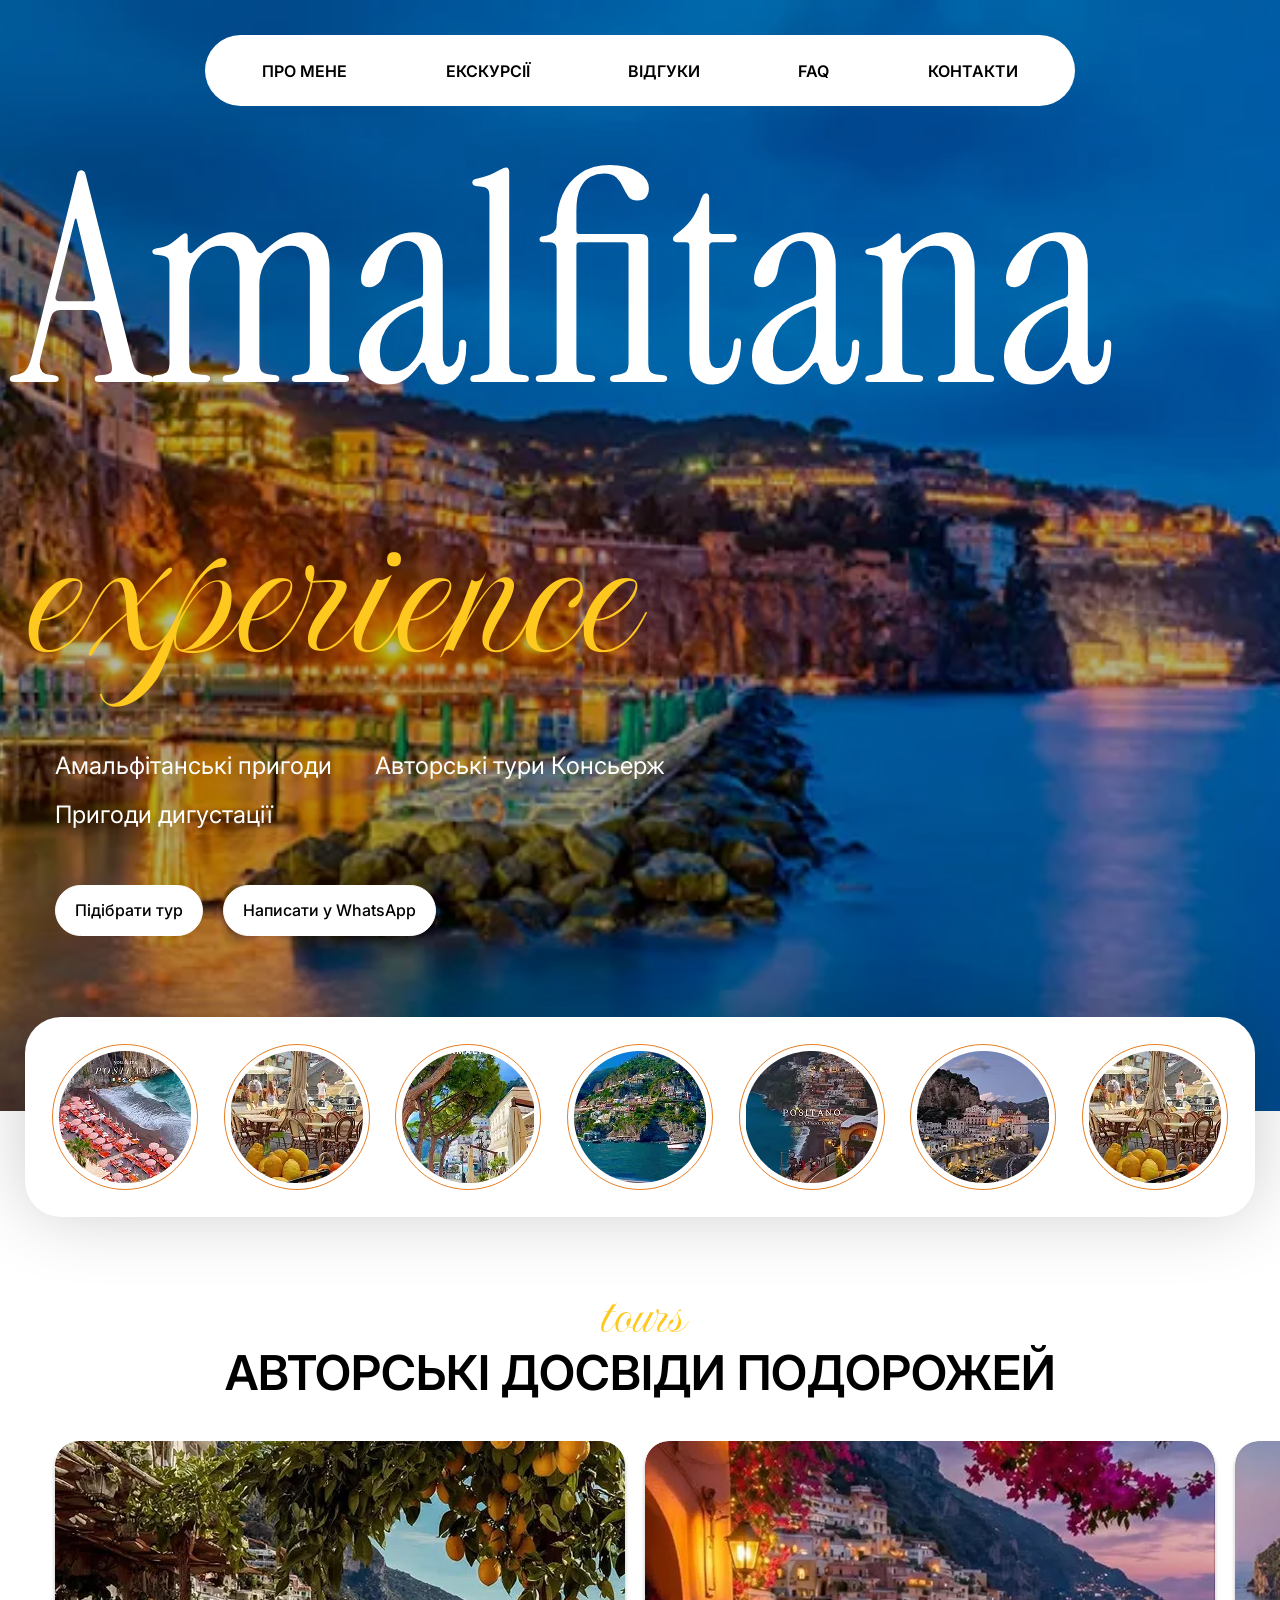
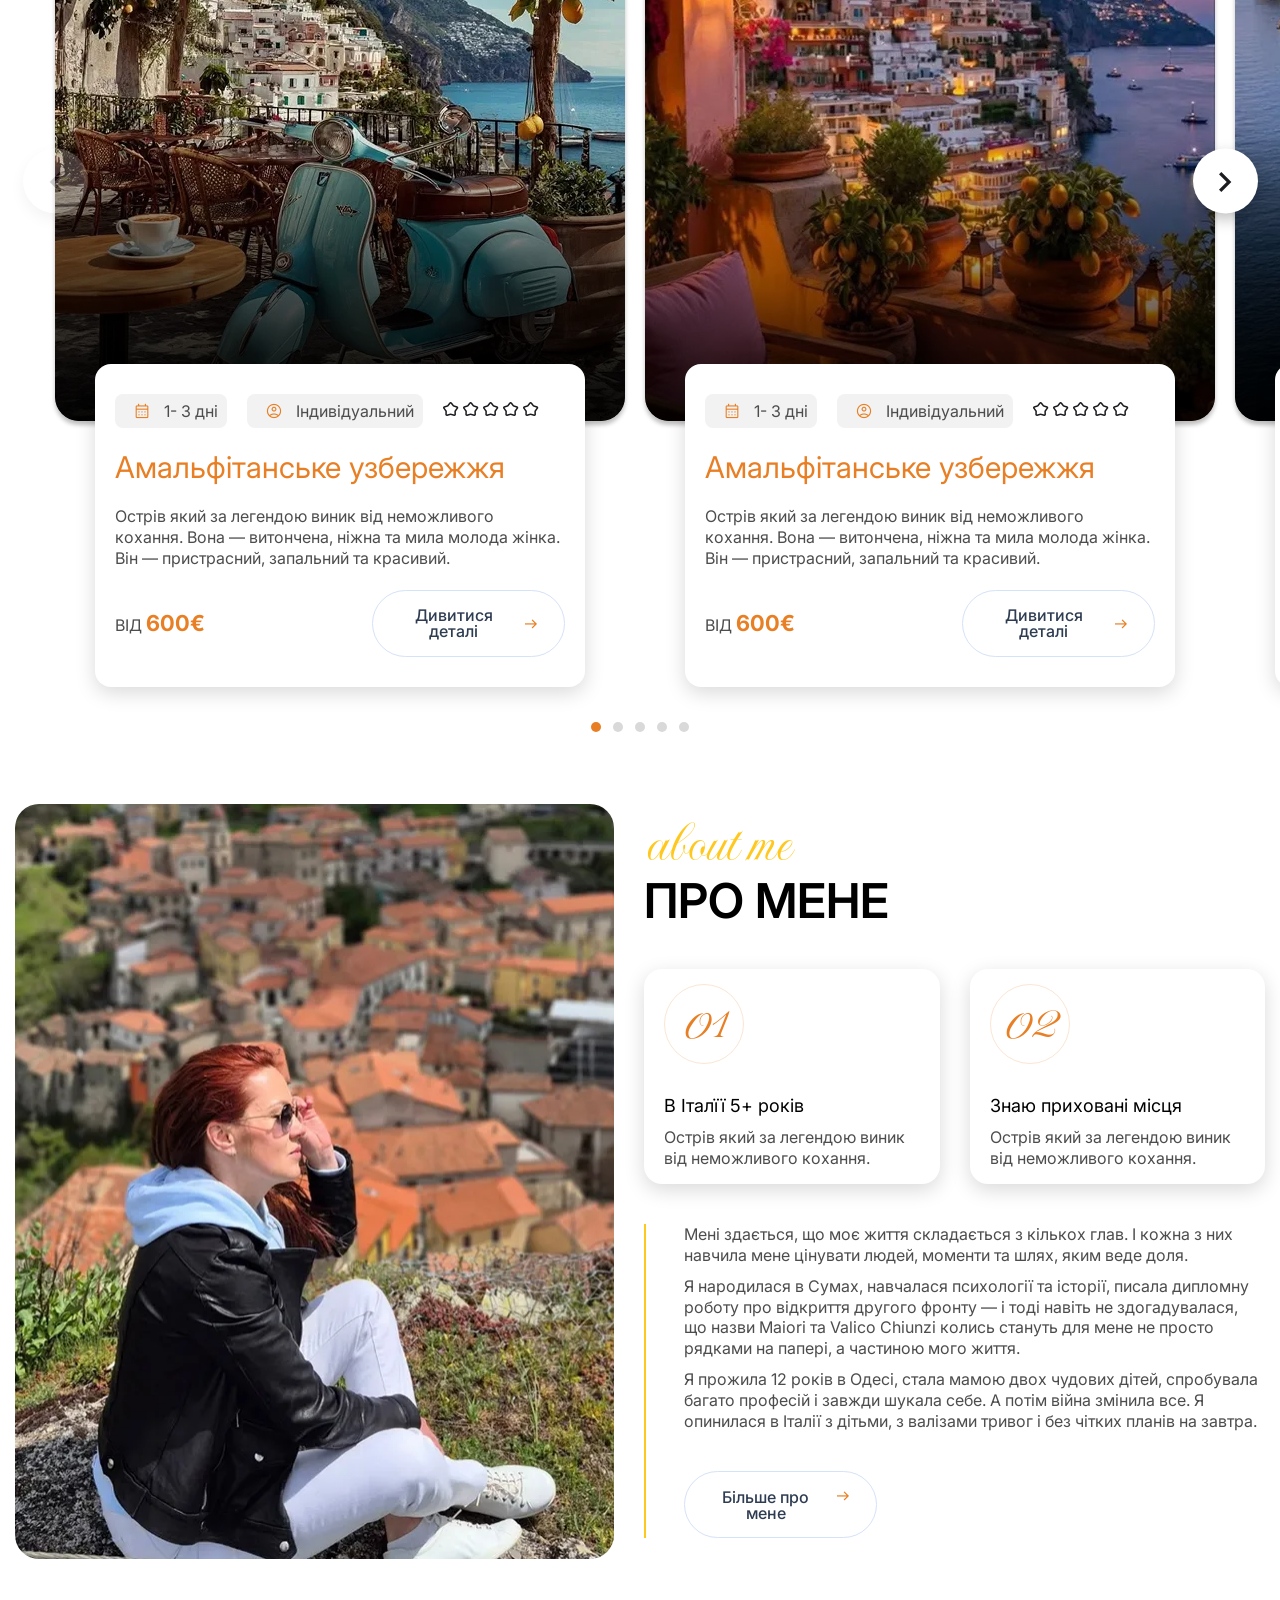
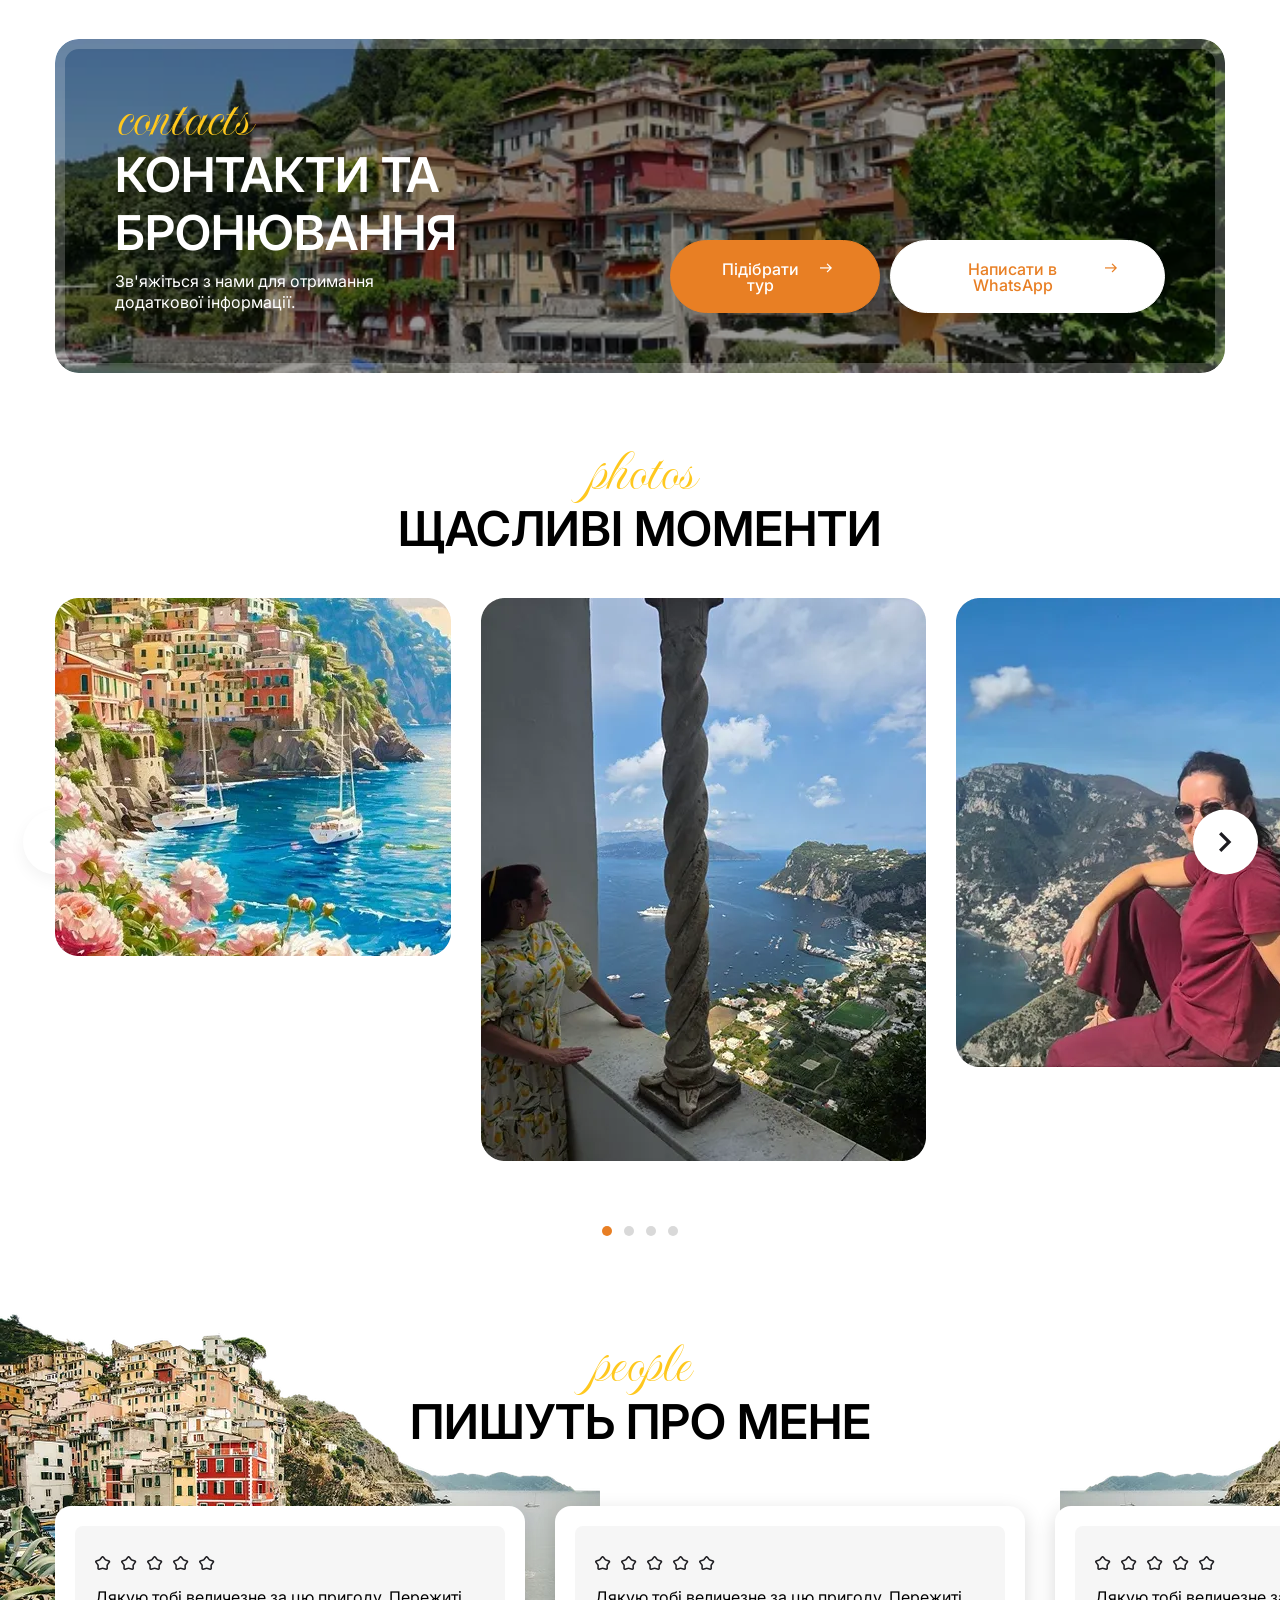
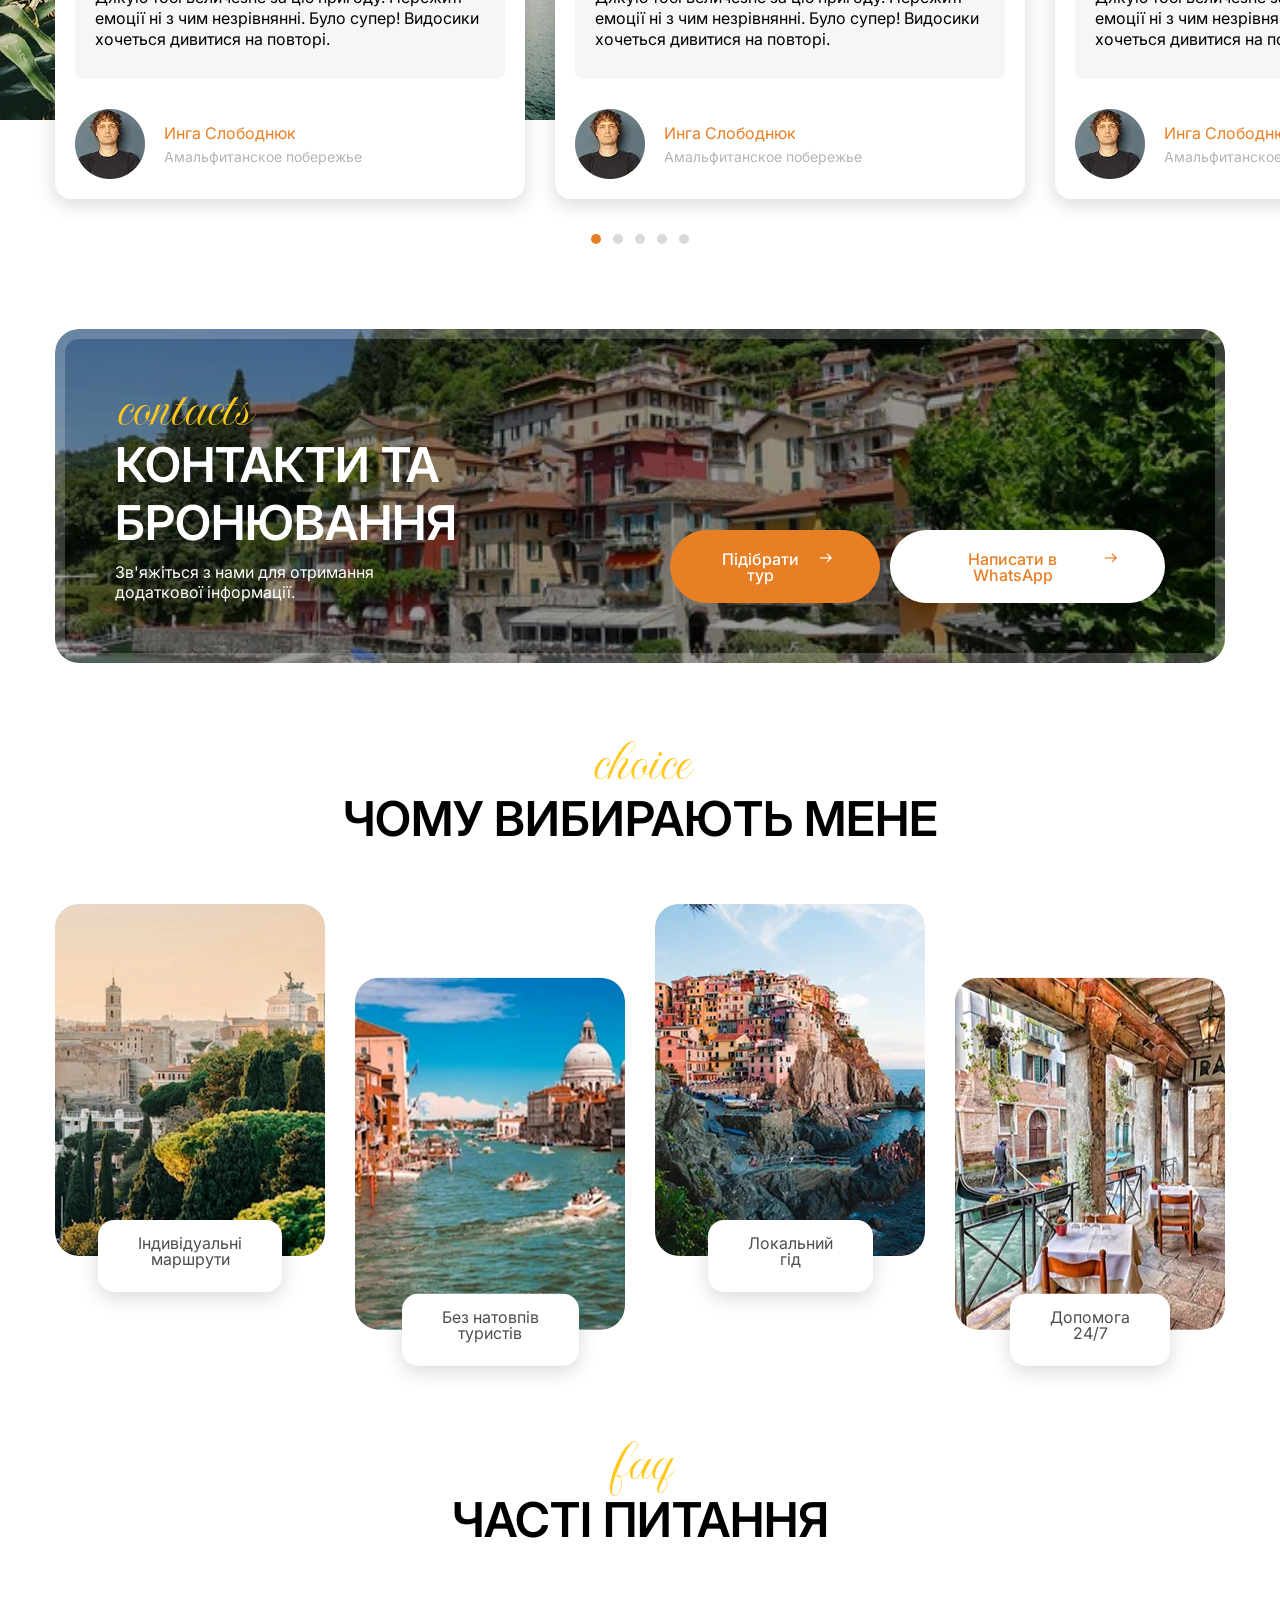
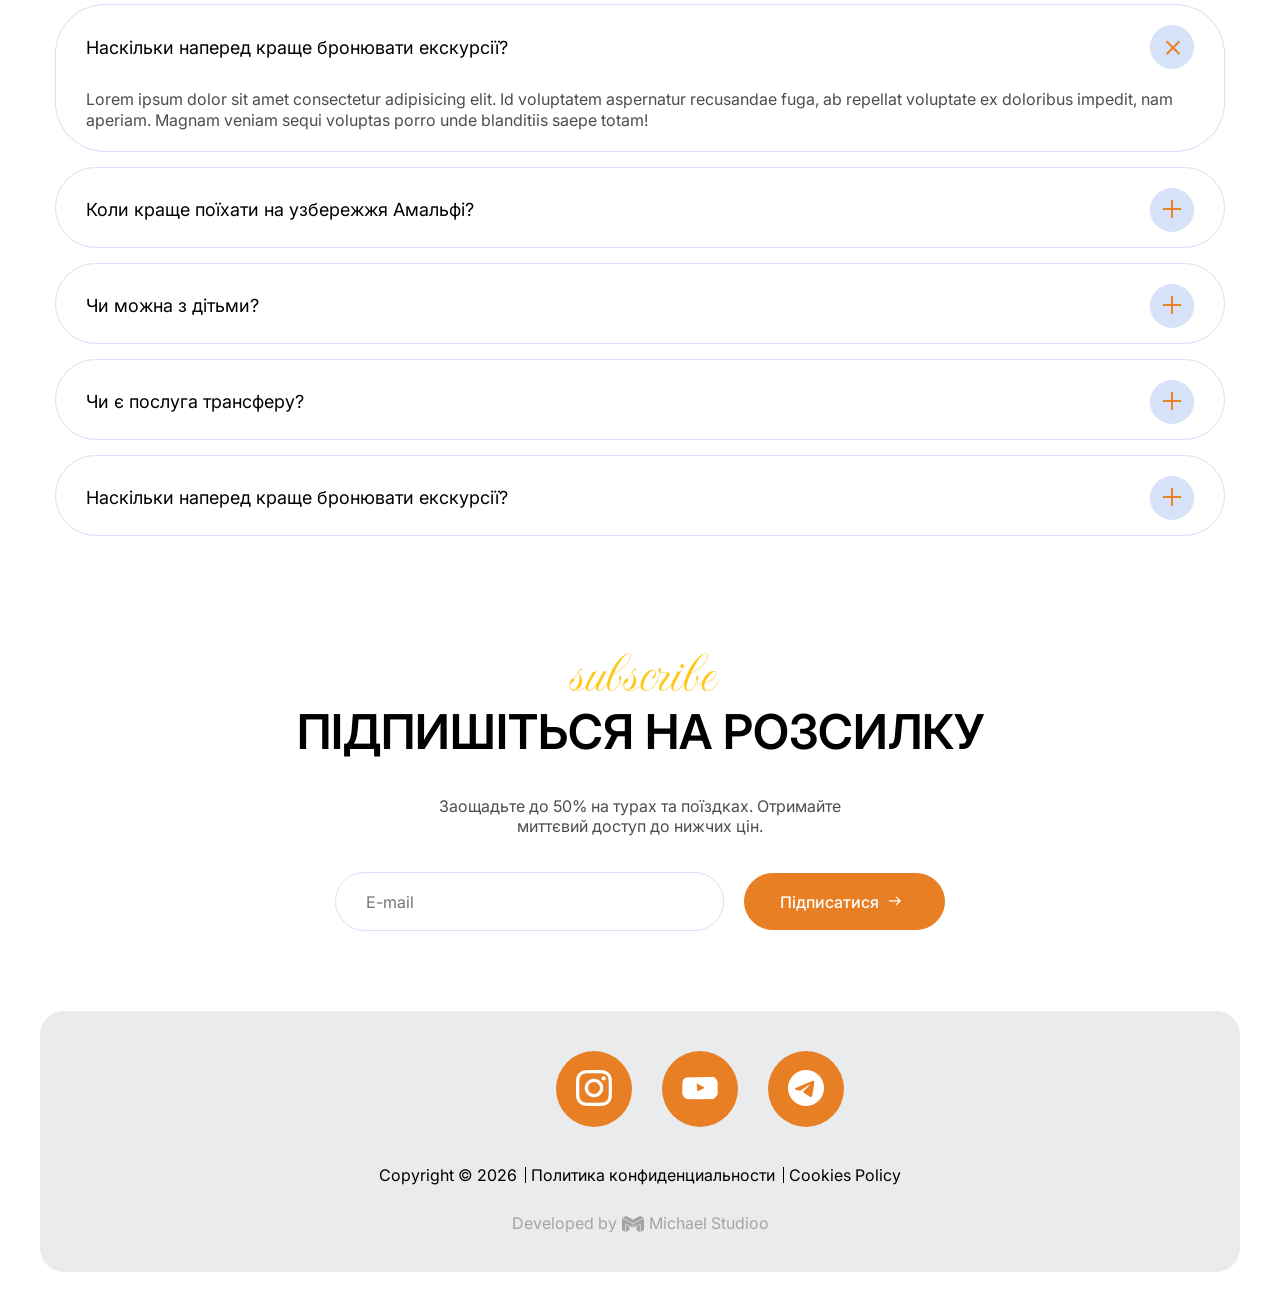
<file: index.html>
<!doctype html>
<html lang="uk">
	<head>
		<meta charset="UTF-8">
		<meta name="viewport" content="width=device-width, initial-scale=1.0">
		<!-- <link rel="shortcut icon" href="@img/favicon.ico"> -->
		<title>Home Page</title>
		<script type="module" crossorigin="" src="./js/index.min.js?v=1782892379019"></script>
		<link rel="modulepreload" crossorigin="" href="./js/main.min.js?v=1782892379019">
		<link rel="modulepreload" crossorigin="" href="./js/reviewssection.min.js?v=1782892379019">
		<link rel="modulepreload" crossorigin="" href="./js/faqsection.min.js?v=1782892379019">
		<link rel="modulepreload" crossorigin="" href="./js/rating.min.js?v=1782892379019">
		<link rel="stylesheet" crossorigin="" href="./css/main.min.css?v=1782892379019">
		<link rel="stylesheet" crossorigin="" href="./css/reviewssection.min.css?v=1782892379019">
		<link rel="stylesheet" crossorigin="" href="./css/faqsection.min.css?v=1782892379019">
		<link rel="stylesheet" crossorigin="" href="./css/rating.min.css?v=1782892379019">
		<link rel="stylesheet" crossorigin="" href="./css/index.min.css?v=1782892379019">
		<link rel="stylesheet" crossorigin="" href="./css/aboutelem.min.css?v=1782892379019">
		<link rel="stylesheet" crossorigin="" href="./css/booking.min.css?v=1782892379019">
		<link rel="stylesheet" crossorigin="" href="./css/choiceelem.min.css?v=1782892379019">
		<link rel="stylesheet" crossorigin="" href="./css/reviewitem.min.css?v=1782892379019">
		<link rel="stylesheet" crossorigin="" href="./css/button.min.css?v=1782892379019">
	</head>
	<body>
		<div class="wrapper">
			<header data-fls-header="" data-fls-header-scroll="600" data-fls-header-scroll-show="" class="header">
				<div class="header__container">
					<div class="header__menu menu">
						<nav class="menu__body">
							<ul class="menu__list">
								<li class="menu__item">
									<a href="about.html" class="menu__link">Про мене</a>
								</li>
								<li class="menu__item">
									<a href="tours.html" class="menu__link">екскурсії</a>
								</li>
								<li class="menu__item">
									<a href="testimonials.html" class="menu__link">Відгуки</a>
								</li>
								<li class="menu__item">
									<a href="faq.html" class="menu__link">FAQ</a>
								</li>
								<li class="menu__item">
									<a href="contacts.html" class="menu__link">Контакти</a>
								</li>
							</ul>
						</nav>
						<button type="button" data-fls-menu="" class="menu__icon icon-menu">
							<span></span>
						</button>
					</div>
					<!--
<fetch url="@components/layout/menu/menu.json">
<each loop='item in response'>
</each>
</fetch>
-->
				</div>
			</header>
			<main class="page">
				<div data-fls-index="" class="index">
					<section class="index__main main">
						<div class="main__container-big">
							<h1 data-fls-title="" class="main__title title">
								Amalfitana
								<span>experience</span>
							</h1>
						</div>
						<div class="main__container">
							<ul class="main__types">
								<li class="main__type">
									<p>Амальфітанські пригоди</p>
								</li>
								<li class="main__type">
									<p>Авторські тури
            Консьерж</p>
								</li>
								<li class="main__type">
									<p>Пригоди
            дигустації</p>
								</li>
							</ul>
							<div class="main__buttons">
								<button data-fls-button="" class="main__button button button--classic">Підібрати тур</button>
								<button data-fls-button="" class="main__button button button--classic">Написати у WhatsApp</button>
							</div>
						</div>
					</section>
					<div class="index__box box-index">
						<ul class="box-index__list">
							<li class="box-index__item">
								<div class="box-index__inner">
									<picture>
										<img alt="Image" src="./assets/img/main/image_box.webp" srcset="./assets/img/main/image_box.webp 1x,./assets/img/main/image_box-2x.webp 2x,./assets/img/main/image_box-3x.webp 3x">
									</picture>
								</div>
							</li>
							<li class="box-index__item">
								<div class="box-index__inner">
									<picture>
										<img alt="Image" src="./assets/img/main/image_box_01.webp" srcset="./assets/img/main/image_box_01.webp 1x,./assets/img/main/image_box_01-2x.webp 2x,./assets/img/main/image_box_01-3x.webp 3x">
									</picture>
								</div>
							</li>
							<li class="box-index__item">
								<div class="box-index__inner">
									<picture>
										<img alt="Image" src="./assets/img/main/image_box_02.webp" srcset="./assets/img/main/image_box_02.webp 1x,./assets/img/main/image_box_02-2x.webp 2x,./assets/img/main/image_box_02-3x.webp 3x">
									</picture>
								</div>
							</li>
							<li class="box-index__item">
								<div class="box-index__inner">
									<picture>
										<img alt="Image" src="./assets/img/main/image_box_03.webp" srcset="./assets/img/main/image_box_03.webp 1x,./assets/img/main/image_box_03-2x.webp 2x,./assets/img/main/image_box_03-3x.webp 3x">
									</picture>
								</div>
							</li>
							<li class="box-index__item">
								<div class="box-index__inner">
									<picture>
										<img alt="Image" src="./assets/img/main/image_box_04.webp" srcset="./assets/img/main/image_box_04.webp 1x,./assets/img/main/image_box_04-2x.webp 2x,./assets/img/main/image_box_04-3x.webp 3x">
									</picture>
								</div>
							</li>
							<li class="box-index__item">
								<div class="box-index__inner">
									<picture>
										<img alt="Image" src="./assets/img/main/image_box_05.webp" srcset="./assets/img/main/image_box_05.webp 1x,./assets/img/main/image_box_05-2x.webp 2x,./assets/img/main/image_box_05-3x.webp 3x">
									</picture>
								</div>
							</li>
							<li class="box-index__item">
								<div class="box-index__inner">
									<picture>
										<img alt="Image" src="./assets/img/main/image_box_01.webp" srcset="./assets/img/main/image_box_01.webp 1x,./assets/img/main/image_box_01-2x.webp 2x,./assets/img/main/image_box_01-3x.webp 3x">
									</picture>
								</div>
							</li>
						</ul>
					</div>
					<section class="index__experiences experiences">
						<div class="experiences__container">
							<h2 data-fls-title="" class="experiences__title title title--middle">
								Авторські досвіди подорожей
								<span>tours</span>
							</h2>
							<div class="experiences__content">
								<div data-fls-slider="" class="experiences__slider swiper">
									<div class="experiences__wrapper swiper-wrapper">
										<!-- Слайд 01 -->
										<article data-fls-productcard="" class="experiences__slide swiper-slide product-card">
											<figure class="product-card__picture">
												<a href="#" class="product-card__picture-link">
													<picture>
														<img loading="lazy" alt="Image 01" src="./assets/img/products/picture_02.webp" srcset="./assets/img/products/picture_02.webp 1x,./assets/img/products/picture_02-2x.webp 2x,./assets/img/products/picture_02-3x.webp 3x">
													</picture>
												</a>
											</figure>
											<div class="product-card__body">
												<div class="product-card__inner">
													<div class="product-card__top">
														<div data-fls-plate="" class="product-card__plate plate">
															<span class="--icon-calendar"></span>
															<p class="plate__text">1- 3 дні</p>
														</div>
														<div data-fls-plate="" class="product-card__plate plate">
															<span class="--icon-user"></span>
															<p class="plate__text">Індивідуальний</p>
														</div>
														<div data-fls-rating="set" class="product-card__rating rating"></div>
													</div>
													<h3 class="product-card__title">Амальфітанське узбережжя</h3>
													<p class="product-card__text">
														Острів який за легендою виник від неможливого кохання. Вона — витончена, ніжна та мила молода жінка. Він — пристрасний, запальний та красивий.
													</p>
													<div class="product-card__footer">
														<p class="product-card__price">
															від
															<span>600€</span>
														</p>
														<a href="#" data-fls-button="" class="product-card__button button">
															Дивитися деталі
															<span class="--icon-arrow_right"></span>
														</a>
													</div>
												</div>
											</div>
										</article>
										<!-- Слайд 02 -->
										<article data-fls-productcard="" class="experiences__slide swiper-slide product-card">
											<figure class="product-card__picture">
												<a href="#" class="product-card__picture-link">
													<picture>
														<img loading="lazy" alt="Image 01" src="./assets/img/products/picture_01.webp" srcset="./assets/img/products/picture_01.webp 1x,./assets/img/products/picture_01-2x.webp 2x,./assets/img/products/picture_01-3x.webp 3x">
													</picture>
												</a>
											</figure>
											<div class="product-card__body">
												<div class="product-card__inner">
													<div class="product-card__top">
														<div data-fls-plate="" class="product-card__plate plate">
															<span class="--icon-calendar"></span>
															<p class="plate__text">1- 3 дні</p>
														</div>
														<div data-fls-plate="" class="product-card__plate plate">
															<span class="--icon-user"></span>
															<p class="plate__text">Індивідуальний</p>
														</div>
														<div data-fls-rating="set" class="product-card__rating rating"></div>
													</div>
													<h3 class="product-card__title">Амальфітанське узбережжя</h3>
													<p class="product-card__text">
														Острів який за легендою виник від неможливого кохання. Вона — витончена, ніжна та мила молода жінка. Він — пристрасний, запальний та красивий.
													</p>
													<div class="product-card__footer">
														<p class="product-card__price">
															від
															<span>600€</span>
														</p>
														<a href="#" data-fls-button="" class="product-card__button button">
															Дивитися деталі
															<span class="--icon-arrow_right"></span>
														</a>
													</div>
												</div>
											</div>
										</article>
										<!-- Слайд 03 -->
										<article data-fls-productcard="" class="experiences__slide swiper-slide product-card">
											<figure class="product-card__picture">
												<a href="#" class="product-card__picture-link">
													<picture>
														<img loading="lazy" alt="Image 01" src="./assets/img/products/picture_03.webp" srcset="./assets/img/products/picture_03.webp 1x,./assets/img/products/picture_03-2x.webp 2x,./assets/img/products/picture_03-3x.webp 3x">
													</picture>
												</a>
											</figure>
											<div class="product-card__body">
												<div class="product-card__inner">
													<div class="product-card__top">
														<div data-fls-plate="" class="product-card__plate plate">
															<span class="--icon-calendar"></span>
															<p class="plate__text">1- 3 дні</p>
														</div>
														<div data-fls-plate="" class="product-card__plate plate">
															<span class="--icon-user"></span>
															<p class="plate__text">Індивідуальний</p>
														</div>
														<div data-fls-rating="set" class="product-card__rating rating"></div>
													</div>
													<h3 class="product-card__title">Амальфітанське узбережжя</h3>
													<p class="product-card__text">
														Острів який за легендою виник від неможливого кохання. Вона — витончена, ніжна та мила молода жінка. Він — пристрасний, запальний та красивий.
													</p>
													<div class="product-card__footer">
														<p class="product-card__price">
															від
															<span>600€</span>
														</p>
														<a href="#" data-fls-button="" class="product-card__button button">
															Дивитися деталі
															<span class="--icon-arrow_right"></span>
														</a>
													</div>
												</div>
											</div>
										</article>
										<!-- Слайд 04 -->
										<article data-fls-productcard="" class="experiences__slide swiper-slide product-card">
											<figure class="product-card__picture">
												<a href="#" class="product-card__picture-link">
													<picture>
														<img loading="lazy" alt="Image 01" src="./assets/img/products/picture_04.webp" srcset="./assets/img/products/picture_04.webp 1x,./assets/img/products/picture_04-2x.webp 2x,./assets/img/products/picture_04-3x.webp 3x">
													</picture>
												</a>
											</figure>
											<div class="product-card__body">
												<div class="product-card__inner">
													<div class="product-card__top">
														<div data-fls-plate="" class="product-card__plate plate">
															<span class="--icon-calendar"></span>
															<p class="plate__text">1- 3 дні</p>
														</div>
														<div data-fls-plate="" class="product-card__plate plate">
															<span class="--icon-user"></span>
															<p class="plate__text">Індивідуальний</p>
														</div>
														<div data-fls-rating="set" class="product-card__rating rating"></div>
													</div>
													<h3 class="product-card__title">Амальфітанське узбережжя</h3>
													<p class="product-card__text">
														Острів який за легендою виник від неможливого кохання. Вона — витончена, ніжна та мила молода жінка. Він — пристрасний, запальний та красивий.
													</p>
													<div class="product-card__footer">
														<p class="product-card__price">
															від
															<span>600€</span>
														</p>
														<a href="#" data-fls-button="" class="product-card__button button">
															Дивитися деталі
															<span class="--icon-arrow_right"></span>
														</a>
													</div>
												</div>
											</div>
										</article>
										<!-- Слайд 05 -->
										<article data-fls-productcard="" class="experiences__slide swiper-slide product-card">
											<figure class="product-card__picture">
												<a href="#" class="product-card__picture-link">
													<picture>
														<img loading="lazy" alt="Image 01" src="./assets/img/products/picture_01.webp" srcset="./assets/img/products/picture_01.webp 1x,./assets/img/products/picture_01-2x.webp 2x,./assets/img/products/picture_01-3x.webp 3x">
													</picture>
												</a>
											</figure>
											<div class="product-card__body">
												<div class="product-card__inner">
													<div class="product-card__top">
														<div data-fls-plate="" class="product-card__plate plate">
															<span class="--icon-calendar"></span>
															<p class="plate__text">1- 3 дні</p>
														</div>
														<div data-fls-plate="" class="product-card__plate plate">
															<span class="--icon-user"></span>
															<p class="plate__text">Індивідуальний</p>
														</div>
														<div data-fls-rating="set" class="product-card__rating rating"></div>
													</div>
													<h3 class="product-card__title">Амальфітанське узбережжя</h3>
													<p class="product-card__text">
														Острів який за легендою виник від неможливого кохання. Вона — витончена, ніжна та мила молода жінка. Він — пристрасний, запальний та красивий.
													</p>
													<div class="product-card__footer">
														<p class="product-card__price">
															від
															<span>600€</span>
														</p>
														<a href="#" data-fls-button="" class="product-card__button button">
															Дивитися деталі
															<span class="--icon-arrow_right"></span>
														</a>
													</div>
												</div>
											</div>
										</article>
										<!-- Слайд 06 -->
										<article data-fls-productcard="" class="experiences__slide swiper-slide product-card">
											<figure class="product-card__picture">
												<a href="#" class="product-card__picture-link">
													<picture>
														<img loading="lazy" alt="Image 01" src="./assets/img/products/picture_02.webp" srcset="./assets/img/products/picture_02.webp 1x,./assets/img/products/picture_02-2x.webp 2x,./assets/img/products/picture_02-3x.webp 3x">
													</picture>
												</a>
											</figure>
											<div class="product-card__body">
												<div class="product-card__inner">
													<div class="product-card__top">
														<div data-fls-plate="" class="product-card__plate plate">
															<span class="--icon-calendar"></span>
															<p class="plate__text">1- 3 дні</p>
														</div>
														<div data-fls-plate="" class="product-card__plate plate">
															<span class="--icon-user"></span>
															<p class="plate__text">Індивідуальний</p>
														</div>
														<div data-fls-rating="set" class="product-card__rating rating"></div>
													</div>
													<h3 class="product-card__title">Амальфітанське узбережжя</h3>
													<p class="product-card__text">
														Острів який за легендою виник від неможливого кохання. Вона — витончена, ніжна та мила молода жінка. Він — пристрасний, запальний та красивий.
													</p>
													<div class="product-card__footer">
														<p class="product-card__price">
															від
															<span>600€</span>
														</p>
														<a href="#" data-fls-button="" class="product-card__button button">
															Дивитися деталі
															<span class="--icon-arrow_right"></span>
														</a>
													</div>
												</div>
											</div>
										</article>
									</div>
									<div class="experiences__swiper-pagination swiper-pagination"></div>
									<button type="button" class="experiences__button-prev swiper-button-prev --icon-chevron" aria-label="button left"></button>
									<button type="button" class="experiences__button-next swiper-button-next --icon-chevron" aria-label="button right"></button>
								</div>
							</div>
						</div>
					</section>
					<section data-fls-aboutsection="" class="index__about-section about-section">
						<div class="about-section__container-middle">
							<div class="about-section__body">
								<figure class="about-section__photo">
									<picture>
										<source media="(max-width: 600px)" srcset="./assets/img/about-image-600.webp 1x,./assets/img/about-image-600-2x.webp 2x,./assets/img/about-image-600-3x.webp 3x" type="image/webp">
										<img alt="Photo athor" src="./assets/img/about-image.webp" srcset="./assets/img/about-image.webp 1x,./assets/img/about-image-2x.webp 2x,./assets/img/about-image-3x.webp 3x">
									</picture>
								</figure>
								<div class="about-section__content">
									<h2 data-fls-title="" class="about-section__title title title--middle title--left">
										Про мене
										<span>about me</span>
									</h2>
									<ul class="about-section__elements">
										<li data-fls-aboutelem="" class="about-section__element about-elem">
											<div class="about-elem__body">
												<span class="about-elem__counter"></span>
												<div class="about-elem__lable">В Італїї 5+ років</div>
												<p class="about-elem__text">Острів який за легендою виник від неможливого кохання.</p>
											</div>
										</li>
										<li data-fls-aboutelem="" class="about-section__element about-elem">
											<div class="about-elem__body">
												<span class="about-elem__counter"></span>
												<div class="about-elem__lable">Знаю приховані місця</div>
												<p class="about-elem__text">Острів який за легендою виник від неможливого кохання.</p>
											</div>
										</li>
									</ul>
									<div class="about-section__info">
										<div class="about-section__text">
											<p>
												Мені здається, що моє життя складається з кількох глав. І кожна з них навчила мене цінувати людей, моменти та шлях, яким веде доля.
											</p>
											<p>
												Я народилася в Сумах, навчалася психології та історії, писала дипломну роботу про відкриття другого фронту — і тоді навіть не здогадувалася, що назви Maiori та Valico Chiunzi колись стануть для мене не просто рядками на папері, а частиною мого життя.
											</p>
											<p>
												Я прожила 12 років в Одесі, стала мамою двох чудових дітей, спробувала багато професій і завжди шукала себе. А потім війна змінила все. Я опинилася в Італії з дітьми, з валізами тривог і без чітких планів на завтра.
											</p>
										</div>
										<button data-fls-button="" class="about-section__button button">
											Більше про мене
											<span class="--icon-arrow_right"></span>
										</button>
									</div>
								</div>
							</div>
						</div>
					</section>
					<section class="index__booking booking-section">
						<div class="booking-section__container">
							<div data-fls-booking="" class="booking">
								<div class="booking__body">
									<div class="booking__content">
										<h2 data-fls-title="" class="booking__title title title--middle title--white">
											контакти
				та бронювання
											<span>contacts</span>
										</h2>
										<p class="booking__text">Зв'яжіться з нами для отримання додаткової інформації.</p>
									</div>
									<div class="booking__buttons">
										<button data-fls-button="" class="booking__button button button--yel">
											Підібрати тур
											<span class="--icon-arrow_right"></span>
										</button>
										<button data-fls-button="" class="booking__button button button--white">
											Написати в WhatsApp
											<span class="--icon-arrow_right"></span>
										</button>
									</div>
								</div>
								<figure class="booking__image">
									<picture>
										<source media="(max-width: 600px)" srcset="./assets/img/image-booking-600.webp 1x,./assets/img/image-booking-600-2x.webp 2x,./assets/img/image-booking-600-3x.webp 3x" type="image/webp">
										<source media="(max-width: 1200px)" srcset="./assets/img/image-booking-1200.webp 1x,./assets/img/image-booking-1200-2x.webp 2x,./assets/img/image-booking-1200-3x.webp 3x" type="image/webp">
										<img alt="Image" src="./assets/img/image-booking.webp" srcset="./assets/img/image-booking.webp 1x,./assets/img/image-booking-2x.webp 2x,./assets/img/image-booking-3x.webp 3x">
									</picture>
								</figure>
							</div>
						</div>
					</section>
					<section class="index__photos photos">
						<div class="photos__container">
							<h2 data-fls-title="" class="photos__title title title--middle">
								щасливі моменти
								<span>photos</span>
							</h2>
							<div class="photos__content">
								<div data-fls-slider="" class="photos__slider swiper">
									<div class="photos__wrapper swiper-wrapper">
										<!-- Слайд -->
										<div class="photos__slide swiper-slide">
											<picture>
												<img loading="lazy" class="photos__image" alt="Image 01" src="./assets/img/photos/photo_01.webp" srcset="./assets/img/photos/photo_01.webp 1x,./assets/img/photos/photo_01-2x.webp 2x,./assets/img/photos/photo_01-3x.webp 3x">
											</picture>
										</div>
										<div class="photos__slide swiper-slide">
											<picture>
												<img loading="lazy" class="photos__image" alt="Image 02" src="./assets/img/photos/photo_02.webp" srcset="./assets/img/photos/photo_02.webp 1x,./assets/img/photos/photo_02-2x.webp 2x,./assets/img/photos/photo_02-3x.webp 3x">
											</picture>
										</div>
										<div class="photos__slide swiper-slide">
											<picture>
												<img loading="lazy" class="photos__image" alt="Image 03" src="./assets/img/photos/photo_03.webp" srcset="./assets/img/photos/photo_03.webp 1x,./assets/img/photos/photo_03-2x.webp 2x,./assets/img/photos/photo_03-3x.webp 3x">
											</picture>
										</div>
										<div class="photos__slide swiper-slide">
											<picture>
												<img loading="lazy" class="photos__image" alt="Image 04" src="./assets/img/photos/photo_04.webp" srcset="./assets/img/photos/photo_04.webp 1x,./assets/img/photos/photo_04-2x.webp 2x,./assets/img/photos/photo_04-3x.webp 3x">
											</picture>
										</div>
										<div class="photos__slide swiper-slide">
											<picture>
												<img loading="lazy" class="photos__image" alt="Image 05" src="./assets/img/photos/photo_05.webp" srcset="./assets/img/photos/photo_05.webp 1x,./assets/img/photos/photo_05-2x.webp 2x,./assets/img/photos/photo_05-3x.webp 3x">
											</picture>
										</div>
									</div>
									<div class="photos__swiper-pagination swiper-pagination"></div>
									<button type="button" class="photos__button-prev swiper-button-prev --icon-chevron" aria-label="Button previous"></button>
									<button type="button" class="photo__button-next swiper-button-next --icon-chevron" aria-label="Button next"></button>
								</div>
							</div>
						</div>
					</section>
					<section data-fls-reviewssection="" class="index__reviews-section reviews-section">
						<div class="reviews-section__image-bg reviews-section__image-bg--left">
							<picture>
								<source media="(max-width: 600px)" srcset="./assets/img/bg-reviews-600.webp 1x,./assets/img/bg-reviews-600-2x.webp 2x,./assets/img/bg-reviews-600-3x.webp 3x" type="image/webp">
								<img alt="BG" src="./assets/img/bg-reviews.webp" srcset="./assets/img/bg-reviews.webp 1x,./assets/img/bg-reviews-2x.webp 2x,./assets/img/bg-reviews-3x.webp 3x">
							</picture>
						</div>
						<div class="reviews-section__image-bg reviews-section__image-bg--right">
							<picture>
								<source media="(max-width: 600px)" srcset="./assets/img/bg-reviews-600.webp 1x,./assets/img/bg-reviews-600-2x.webp 2x,./assets/img/bg-reviews-600-3x.webp 3x" type="image/webp">
								<img alt="BG" src="./assets/img/bg-reviews.webp" srcset="./assets/img/bg-reviews.webp 1x,./assets/img/bg-reviews-2x.webp 2x,./assets/img/bg-reviews-3x.webp 3x">
							</picture>
						</div>
						<div class="reviews-section__container">
							<h2 data-fls-title="" class="reviews-section__title title title--middle">
								пишуть про мене
								<span>people</span>
							</h2>
							<div class="reviews-section__content">
								<div data-fls-slider="" class="reviews-section__slider swiper">
									<div class="reviews-section__wrapper swiper-wrapper">
										<!-- Слайд 1 -->
										<div data-fls-reviewitem="" class="reviews-section__slide swiper-slide review-item review-item--people">
											<div class="review-item__main">
												<div data-fls-rating="set" class="review-item__rating rating rating--rew"></div>
												<p class="review-item__text">
													Дякую тобі величезне за цю пригоду. Пережиті емоції ні з чим незрівнянні. Було супер! Видосики хочеться дивитися на повторі.
												</p>
											</div>
											<div class="review-item__floor">
												<a href="#" class="review-item__photo">
													<picture>
														<img alt="Photo user" src="./assets/img/user-photo.webp" srcset="./assets/img/user-photo.webp 1x,./assets/img/user-photo-2x.webp 2x,./assets/img/user-photo-3x.webp 3x">
													</picture>
												</a>
												<div class="review-item__content">
													<div class="review-item__name">Инга Слободнюк</div>
													<p class="review-item__geo">Амальфитанское побережье</p>
												</div>
											</div>
										</div>
										<!-- Слайд 2 -->
										<div data-fls-reviewitem="" class="reviews-section__slide swiper-slide review-item review-item--people">
											<div class="review-item__main">
												<div data-fls-rating="set" class="review-item__rating rating rating--rew"></div>
												<p class="review-item__text">
													Дякую тобі величезне за цю пригоду. Пережиті емоції ні з чим незрівнянні. Було супер! Видосики хочеться дивитися на повторі.
												</p>
											</div>
											<div class="review-item__floor">
												<a href="#" class="review-item__photo">
													<picture>
														<img alt="Photo user" src="./assets/img/user-photo.webp" srcset="./assets/img/user-photo.webp 1x,./assets/img/user-photo-2x.webp 2x,./assets/img/user-photo-3x.webp 3x">
													</picture>
												</a>
												<div class="review-item__content">
													<div class="review-item__name">Инга Слободнюк</div>
													<p class="review-item__geo">Амальфитанское побережье</p>
												</div>
											</div>
										</div>
										<!-- Слайд 3 -->
										<div data-fls-reviewitem="" class="reviews-section__slide swiper-slide review-item review-item--people">
											<div class="review-item__main">
												<div data-fls-rating="set" class="review-item__rating rating rating--rew"></div>
												<p class="review-item__text">
													Дякую тобі величезне за цю пригоду. Пережиті емоції ні з чим незрівнянні. Було супер! Видосики хочеться дивитися на повторі.
												</p>
											</div>
											<div class="review-item__floor">
												<a href="#" class="review-item__photo">
													<picture>
														<img alt="Photo user" src="./assets/img/user-photo.webp" srcset="./assets/img/user-photo.webp 1x,./assets/img/user-photo-2x.webp 2x,./assets/img/user-photo-3x.webp 3x">
													</picture>
												</a>
												<div class="review-item__content">
													<div class="review-item__name">Инга Слободнюк</div>
													<p class="review-item__geo">Амальфитанское побережье</p>
												</div>
											</div>
										</div>
										<!-- Слайд 4 -->
										<div data-fls-reviewitem="" class="reviews-section__slide swiper-slide review-item review-item--people">
											<div class="review-item__main">
												<div data-fls-rating="set" class="review-item__rating rating rating--rew"></div>
												<p class="review-item__text">
													Дякую тобі величезне за цю пригоду. Пережиті емоції ні з чим незрівнянні. Було супер! Видосики хочеться дивитися на повторі.
												</p>
											</div>
											<div class="review-item__floor">
												<a href="#" class="review-item__photo">
													<picture>
														<img alt="Photo user" src="./assets/img/user-photo.webp" srcset="./assets/img/user-photo.webp 1x,./assets/img/user-photo-2x.webp 2x,./assets/img/user-photo-3x.webp 3x">
													</picture>
												</a>
												<div class="review-item__content">
													<div class="review-item__name">Инга Слободнюк</div>
													<p class="review-item__geo">Амальфитанское побережье</p>
												</div>
											</div>
										</div>
										<!-- Слайд 5 -->
										<div data-fls-reviewitem="" class="reviews-section__slide swiper-slide review-item review-item--people">
											<div class="review-item__main">
												<div data-fls-rating="set" class="review-item__rating rating rating--rew"></div>
												<p class="review-item__text">
													Дякую тобі величезне за цю пригоду. Пережиті емоції ні з чим незрівнянні. Було супер! Видосики хочеться дивитися на повторі.
												</p>
											</div>
											<div class="review-item__floor">
												<a href="#" class="review-item__photo">
													<picture>
														<img alt="Photo user" src="./assets/img/user-photo.webp" srcset="./assets/img/user-photo.webp 1x,./assets/img/user-photo-2x.webp 2x,./assets/img/user-photo-3x.webp 3x">
													</picture>
												</a>
												<div class="review-item__content">
													<div class="review-item__name">Инга Слободнюк</div>
													<p class="review-item__geo">Амальфитанское побережье</p>
												</div>
											</div>
										</div>
										<!-- Слайд 6 -->
										<div data-fls-reviewitem="" class="reviews-section__slide swiper-slide review-item review-item--people">
											<div class="review-item__main">
												<div data-fls-rating="set" class="review-item__rating rating rating--rew"></div>
												<p class="review-item__text">
													Дякую тобі величезне за цю пригоду. Пережиті емоції ні з чим незрівнянні. Було супер! Видосики хочеться дивитися на повторі.
												</p>
											</div>
											<div class="review-item__floor">
												<a href="#" class="review-item__photo">
													<picture>
														<img alt="Photo user" src="./assets/img/user-photo.webp" srcset="./assets/img/user-photo.webp 1x,./assets/img/user-photo-2x.webp 2x,./assets/img/user-photo-3x.webp 3x">
													</picture>
												</a>
												<div class="review-item__content">
													<div class="review-item__name">Инга Слободнюк</div>
													<p class="review-item__geo">Амальфитанское побережье</p>
												</div>
											</div>
										</div>
									</div>
									<div class="reviews-section__swiper-pagination swiper-pagination"></div>
								</div>
							</div>
						</div>
					</section>
					<section class="index__booking booking-section">
						<div class="booking-section__container">
							<div data-fls-booking="" class="booking">
								<div class="booking__body">
									<div class="booking__content">
										<h2 data-fls-title="" class="booking__title title title--middle title--white">
											контакти
				та бронювання
											<span>contacts</span>
										</h2>
										<p class="booking__text">Зв'яжіться з нами для отримання додаткової інформації.</p>
									</div>
									<div class="booking__buttons">
										<button data-fls-button="" class="booking__button button button--yel">
											Підібрати тур
											<span class="--icon-arrow_right"></span>
										</button>
										<button data-fls-button="" class="booking__button button button--white">
											Написати в WhatsApp
											<span class="--icon-arrow_right"></span>
										</button>
									</div>
								</div>
								<figure class="booking__image">
									<picture>
										<source media="(max-width: 600px)" srcset="./assets/img/image-booking-600.webp 1x,./assets/img/image-booking-600-2x.webp 2x,./assets/img/image-booking-600-3x.webp 3x" type="image/webp">
										<source media="(max-width: 1200px)" srcset="./assets/img/image-booking-1200.webp 1x,./assets/img/image-booking-1200-2x.webp 2x,./assets/img/image-booking-1200-3x.webp 3x" type="image/webp">
										<img alt="Image" src="./assets/img/image-booking.webp" srcset="./assets/img/image-booking.webp 1x,./assets/img/image-booking-2x.webp 2x,./assets/img/image-booking-3x.webp 3x">
									</picture>
								</figure>
							</div>
						</div>
					</section>
					<section data-fls-choicesection="" class="index__choice-section choice-section">
						<div class="choice-section__container">
							<h2 data-fls-title="" class="choice-section__title title title--middle">
								Чому вибирають мене
								<span>choice</span>
							</h2>
							<ul class="choice-section__list">
								<li data-fls-choiceelem="" class="choice-section__element choice-elem">
									<figure class="choice-elem__picture">
										<a href="#" class="choice-elem__picture-link">
											<picture>
												<img loading="lazy" alt="Image 01" src="./assets/img/choice/picture_01.webp" srcset="./assets/img/choice/picture_01.webp 1x,./assets/img/choice/picture_01-2x.webp 2x,./assets/img/choice/picture_01-3x.webp 3x">
											</picture>
										</a>
									</figure>
									<div class="choice-elem__body">
										<p class="choice-elem__text">
											Індивідуальні
											<br>
											маршрути
										</p>
									</div>
								</li>
								<li data-fls-choiceelem="" class="choice-section__element choice-elem">
									<figure class="choice-elem__picture">
										<a href="#" class="choice-elem__picture-link">
											<picture>
												<img loading="lazy" alt="Image 02" src="./assets/img/choice/picture_02.webp" srcset="./assets/img/choice/picture_02.webp 1x,./assets/img/choice/picture_02-2x.webp 2x,./assets/img/choice/picture_02-3x.webp 3x">
											</picture>
										</a>
									</figure>
									<div class="choice-elem__body">
										<p class="choice-elem__text">
											Без натовпів
											<br>
											туристів
										</p>
									</div>
								</li>
								<li data-fls-choiceelem="" class="choice-section__element choice-elem">
									<figure class="choice-elem__picture">
										<a href="#" class="choice-elem__picture-link">
											<picture>
												<img loading="lazy" alt="Image 03" src="./assets/img/choice/picture_03.webp" srcset="./assets/img/choice/picture_03.webp 1x,./assets/img/choice/picture_03-2x.webp 2x,./assets/img/choice/picture_03-3x.webp 3x">
											</picture>
										</a>
									</figure>
									<div class="choice-elem__body">
										<p class="choice-elem__text">
											Локальний
											<br>
											гід
										</p>
									</div>
								</li>
								<li data-fls-choiceelem="" class="choice-section__element choice-elem">
									<figure class="choice-elem__picture">
										<a href="#" class="choice-elem__picture-link">
											<picture>
												<img loading="lazy" alt="Image 04" src="./assets/img/choice/picture_04.webp" srcset="./assets/img/choice/picture_04.webp 1x,./assets/img/choice/picture_04-2x.webp 2x,./assets/img/choice/picture_04-3x.webp 3x">
											</picture>
										</a>
									</figure>
									<div class="choice-elem__body">
										<p class="choice-elem__text">
											Допомога
											<br>
											24/7
										</p>
									</div>
								</li>
							</ul>
						</div>
					</section>
					<section data-fls-faqsection="" class="index__faq-section faq-section">
						<div class="faq-section__container">
							<h2 data-fls-title="" class="faq-section__title title title--middle">
								Часті питання
								<span>faq</span>
							</h2>
							<div class="faq-section__content">
								<div data-fls-spollers="" data-fls-spollers-one="" class="faq-section__spollers spollers">
									<details data-fls-spollers-open="" class="spollers__item">
										<summary class="spollers__title --icon-plus">Наскільки наперед краще бронювати екскурсії?</summary>
										<div class="spollers__body">
											Lorem ipsum dolor sit amet consectetur adipisicing elit. Id voluptatem aspernatur recusandae fuga, ab repellat voluptate ex doloribus impedit, nam aperiam. Magnam veniam sequi voluptas porro unde blanditiis saepe totam!
										</div>
									</details>
									<details class="spollers__item">
										<summary class="spollers__title --icon-plus">Коли краще поїхати на узбережжя Амальфі?</summary>
										<div class="spollers__body">
											Lorem ipsum dolor sit amet consectetur adipisicing elit. Id voluptatem aspernatur recusandae fuga, ab repellat voluptate ex doloribus impedit, nam aperiam. Magnam veniam sequi voluptas porro unde blanditiis saepe totam!
										</div>
									</details>
									<details class="spollers__item">
										<summary class="spollers__title --icon-plus">Чи можна з дітьми?</summary>
										<div class="spollers__body">
											Lorem ipsum dolor sit amet consectetur adipisicing elit. Id voluptatem aspernatur recusandae fuga, ab repellat voluptate ex doloribus impedit, nam aperiam. Magnam veniam sequi voluptas porro unde blanditiis saepe totam!
										</div>
									</details>
									<details class="spollers__item">
										<summary class="spollers__title --icon-plus">Чи є послуга трансферу?</summary>
										<div class="spollers__body">
											Lorem ipsum dolor sit amet consectetur adipisicing elit. Id voluptatem aspernatur recusandae fuga, ab repellat voluptate ex doloribus impedit, nam aperiam. Magnam veniam sequi voluptas porro unde blanditiis saepe totam!
										</div>
									</details>
									<details class="spollers__item">
										<summary class="spollers__title --icon-plus">Наскільки наперед краще бронювати екскурсії?</summary>
										<div class="spollers__body">
											Lorem ipsum dolor sit amet consectetur adipisicing elit. Id voluptatem aspernatur recusandae fuga, ab repellat voluptate ex doloribus impedit, nam aperiam. Magnam veniam sequi voluptas porro unde blanditiis saepe totam!
										</div>
									</details>
								</div>
							</div>
						</div>
					</section>
				</div>
			</main>
			<section data-fls-subscribe="" class="subscribe">
				<div class="subscribe__container">
					<h2 data-fls-title="" class="subscribe__title title title--middle">
						Підпишіться на розсилку
						<span>subscribe</span>
					</h2>
					<p class="subscribe__text">Заощадьте до 50% на турах та поїздках. Отримайте миттєвий доступ до нижчих цін.</p>
					<form class="subscribe__form form-subs" data-fls-form-validatenow="" data-fls-form="dev" data-fls-form-popup="popup" method="POST" action="/sendmail" novalidate>
						<input required type="email" name="form[email]" data-fls-form-errtext="Error" placeholder="E-mail" class="form-subs__input input">
						<button type="submit" class="form-subs__button button button--yel">
							Підписатися
							<span class="--icon-arrow_right"></span>
						</button>
					</form>
				</div>
			</section>
			<footer data-fls-footer="" class="footer">
				<div class="footer__container">
					<ul data-fls-sociallist="" class="footer__social-list social-list">
						<li class="social-list__social-elem">
							<a href="#" class="social-list__link --icon-s-insta" aria-label="Instagram"></a>
						</li>
						<li class="social-list__social-elem">
							<a href="#" class="social-list__link social-list__link--youtube --icon-s-youtube" aria-label="Youtube"></a>
						</li>
						<li class="social-list__social-elem">
							<a href="#" class="social-list__link --icon-s-telega" aria-label="Telegram"></a>
						</li>
					</ul>
					<div class="footer__info">
						<ul class="footer__info-elements">
							<li class="footer__info-element">
								<p>Copyright © 2026</p>
							</li>
							<li class="footer__info-element">
								<a href="#" class="footer__info-link">Политика конфиденциальности</a>
							</li>
							<li class="footer__info-element">
								<a href="#" class="footer__info-link">Cookies Policy</a>
							</li>
						</ul>
					</div>
					<div class="footer__bottom">
						<p class="footer__bottom-text">
							Developed by
							<a href="#" class="--icon-logo_michael">Michael Studioo</a>
						</p>
					</div>
				</div>
			</footer>
		</div>
	</body>
</html>
</file>
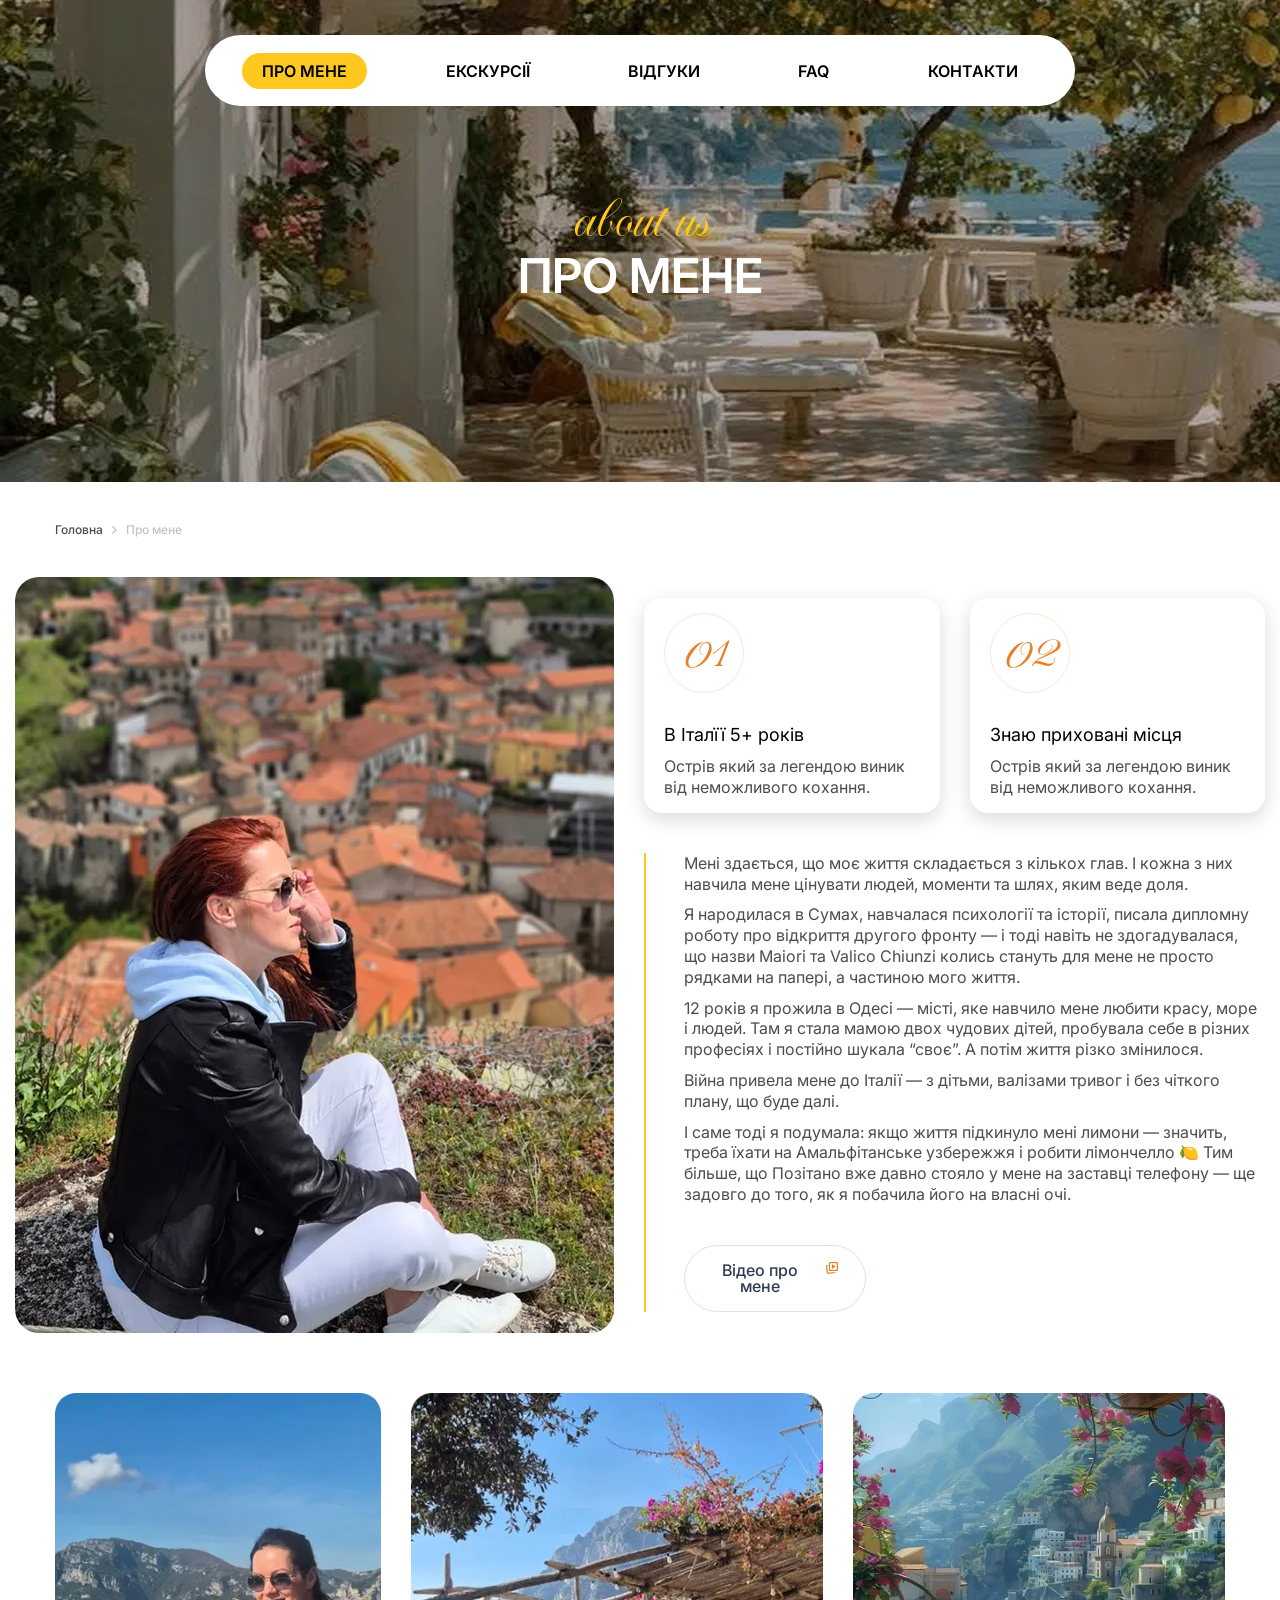
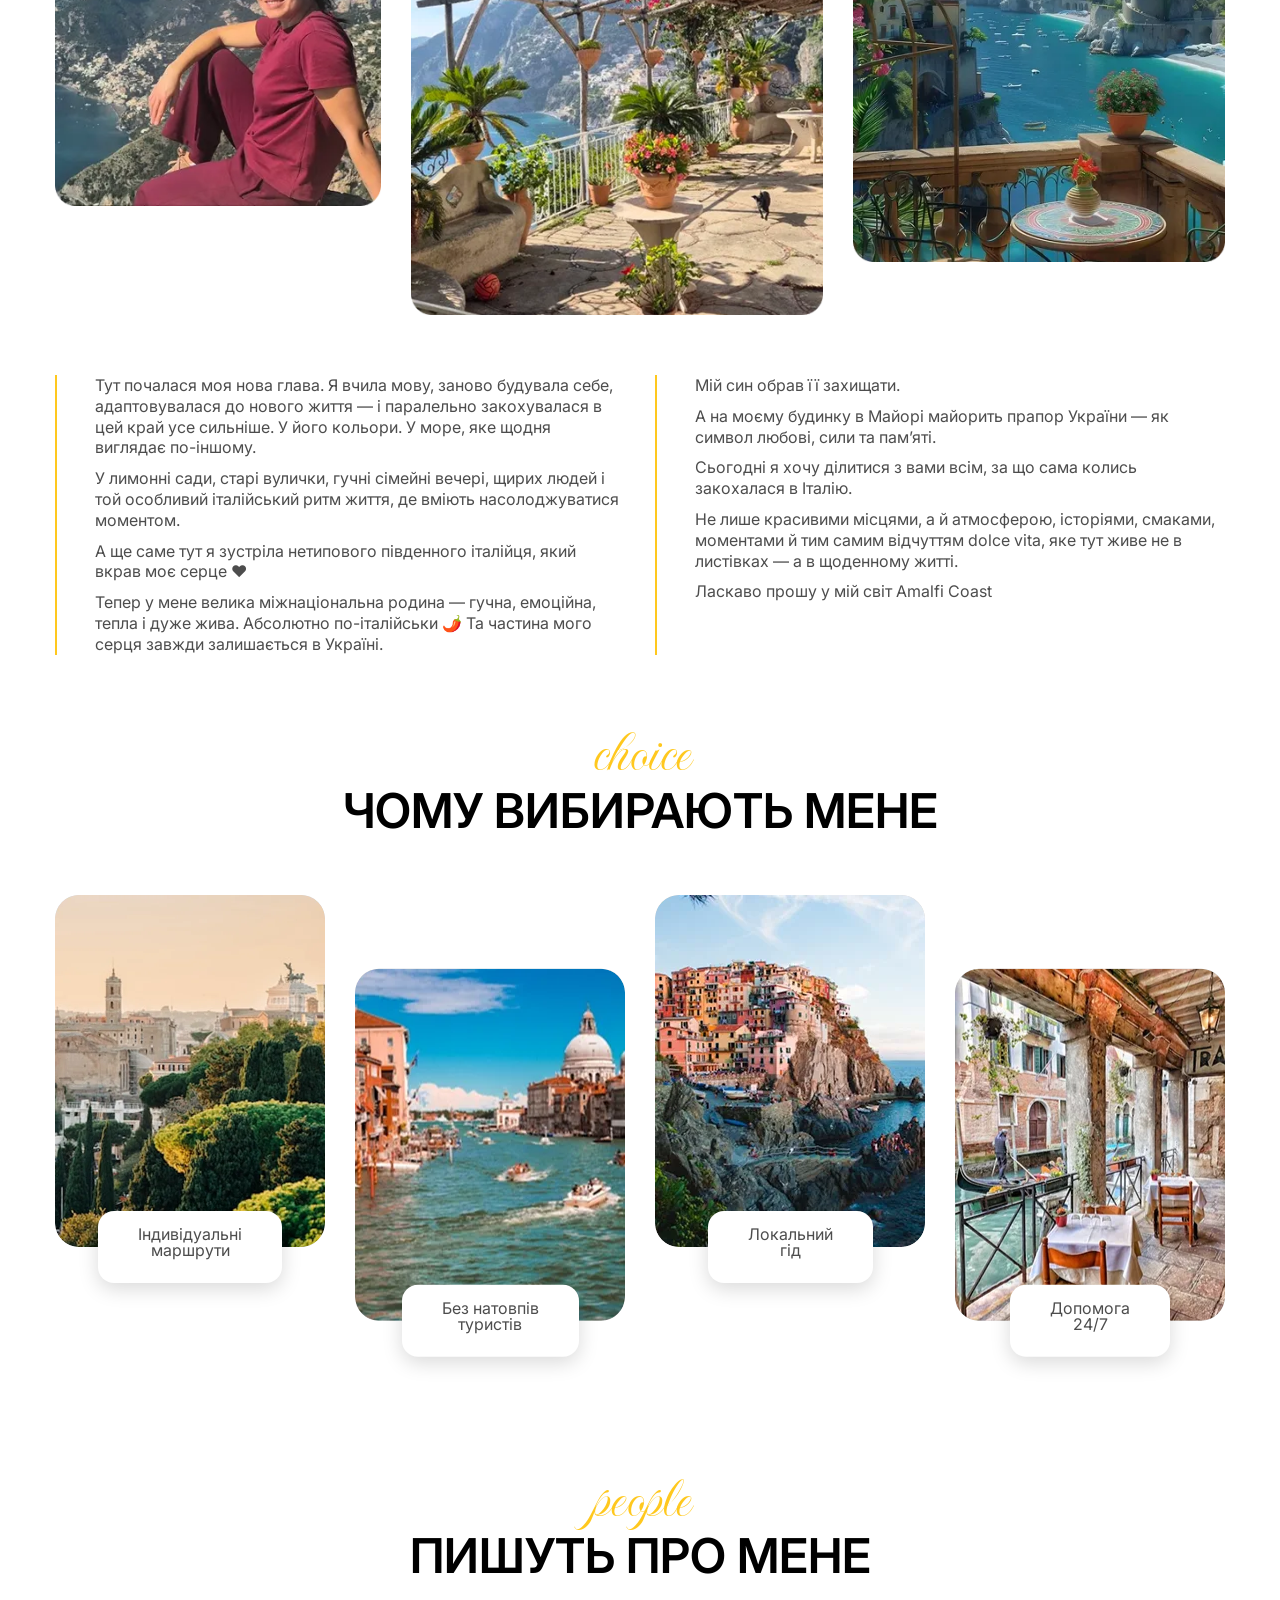
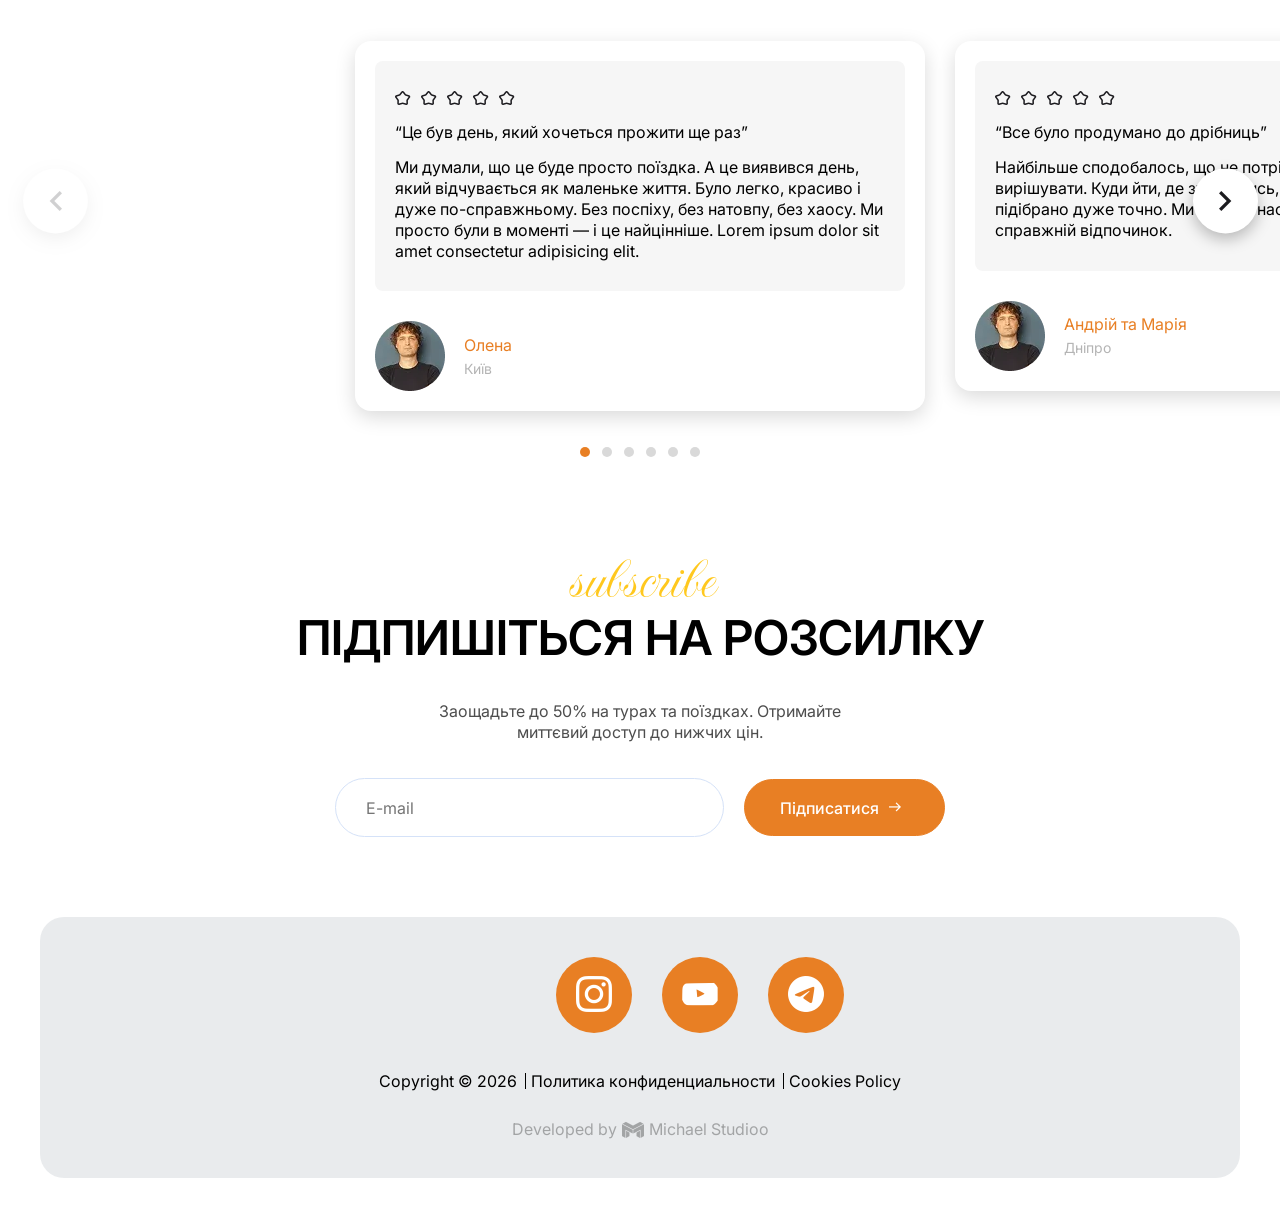
<file: about.html>
<!doctype html>
<html lang="uk">
	<head>
		<meta charset="UTF-8">
		<meta name="viewport" content="width=device-width, initial-scale=1.0">
		<!-- <link rel="shortcut icon" href="@img/favicon.ico"> -->
		<title>About Page</title>
		<script type="module" crossorigin="" src="./js/about.min.js?v=1782892379016"></script>
		<link rel="modulepreload" crossorigin="" href="./js/main.min.js?v=1782892379016">
		<link rel="modulepreload" crossorigin="" href="./js/reviewssection.min.js?v=1782892379016">
		<link rel="modulepreload" crossorigin="" href="./js/banner.min.js?v=1782892379016">
		<link rel="modulepreload" crossorigin="" href="./js/rating.min.js?v=1782892379016">
		<link rel="stylesheet" crossorigin="" href="./css/main.min.css?v=1782892379016">
		<link rel="stylesheet" crossorigin="" href="./css/reviewssection.min.css?v=1782892379016">
		<link rel="stylesheet" crossorigin="" href="./css/banner.min.css?v=1782892379016">
		<link rel="stylesheet" crossorigin="" href="./css/rating.min.css?v=1782892379016">
		<link rel="stylesheet" crossorigin="" href="./css/about.min.css?v=1782892379016">
		<link rel="stylesheet" crossorigin="" href="./css/aboutelem.min.css?v=1782892379016">
		<link rel="stylesheet" crossorigin="" href="./css/choiceelem.min.css?v=1782892379016">
		<link rel="stylesheet" crossorigin="" href="./css/reviewitem.min.css?v=1782892379016">
		<link rel="stylesheet" crossorigin="" href="./css/button.min.css?v=1782892379016">
	</head>
	<body>
		<div class="wrapper">
			<header data-fls-header="" data-fls-header-scroll="600" data-fls-header-scroll-show="" class="header">
				<div class="header__container">
					<div class="header__menu menu">
						<nav class="menu__body">
							<ul class="menu__list">
								<li class="menu__item">
									<a href="about.html" class="menu__link menu__link--active">Про мене</a>
								</li>
								<li class="menu__item">
									<a href="tours.html" class="menu__link">екскурсії</a>
								</li>
								<li class="menu__item">
									<a href="testimonials.html" class="menu__link">Відгуки</a>
								</li>
								<li class="menu__item">
									<a href="faq.html" class="menu__link">FAQ</a>
								</li>
								<li class="menu__item">
									<a href="contacts.html" class="menu__link">Контакти</a>
								</li>
							</ul>
						</nav>
						<button type="button" data-fls-menu="" class="menu__icon icon-menu">
							<span></span>
						</button>
					</div>
					<!--
<fetch url="@components/layout/menu/menu.json">
<each loop='item in response'>
</each>
</fetch>
-->
				</div>
			</header>
			<main class="page">
				<div data-fls-about="" class="about">
					<section data-fls-banner="" class="about__banner banner banner--second">
						<div class="banner__container">
							<h1 data-fls-title="" class="banner__title title title--middle title--white">
								про мене
								<span>about us</span>
							</h1>
						</div>
					</section>
					<div data-fls-breadcrumbs="" class="about__breadcrumbs breadcrumbs">
						<div class="breadcrumbs__container">
							<ul class="breadcrumbs__list">
								<li class="breadcrumbs__item">
									<a href="index.html" class="breadcrumbs__link">Головна</a>
								</li>
								<li class="breadcrumbs__item">
									<a href="#" class="breadcrumbs__link">Про мене</a>
								</li>
							</ul>
						</div>
					</div>
					<div data-fls-aboutsection="" class="about__about-section about-section">
						<div class="about-section__container-middle">
							<div class="about-section__body">
								<figure class="about-section__photo">
									<picture>
										<source media="(max-width: 600px)" srcset="./assets/img/about-image-600.webp 1x,./assets/img/about-image-600-2x.webp 2x,./assets/img/about-image-600-3x.webp 3x" type="image/webp">
										<img alt="Photo athor" src="./assets/img/about-image.webp" srcset="./assets/img/about-image.webp 1x,./assets/img/about-image-2x.webp 2x,./assets/img/about-image-3x.webp 3x">
									</picture>
								</figure>
								<div class="about-section__content">
									<ul class="about-section__elements">
										<li data-fls-aboutelem="" class="about-section__element about-elem">
											<div class="about-elem__body">
												<span class="about-elem__counter"></span>
												<div class="about-elem__lable">В Італїї 5+ років</div>
												<p class="about-elem__text">Острів який за легендою виник від неможливого кохання.</p>
											</div>
										</li>
										<li data-fls-aboutelem="" class="about-section__element about-elem">
											<div class="about-elem__body">
												<span class="about-elem__counter"></span>
												<div class="about-elem__lable">Знаю приховані місця</div>
												<p class="about-elem__text">Острів який за легендою виник від неможливого кохання.</p>
											</div>
										</li>
									</ul>
									<div class="about-section__info">
										<div class="about-section__text">
											<p>
												Мені здається, що моє життя складається з кількох глав. І кожна з них навчила мене цінувати людей, моменти та шлях, яким веде доля.
											</p>
											<p>
												Я народилася в Сумах, навчалася психології та історії, писала дипломну роботу про відкриття другого фронту — і тоді навіть не здогадувалася, що назви Maiori та Valico Chiunzi колись стануть для мене не просто рядками на папері, а частиною мого життя.
											</p>
											<p>
												12 років я прожила в Одесі — місті, яке навчило мене любити красу, море і людей. Там я стала мамою двох чудових дітей, пробувала себе в різних професіях і постійно шукала “своє”. А потім життя різко змінилося.
											</p>
											<p>
												Війна привела мене до Італії — з дітьми, валізами тривог і без чіткого плану, що буде далі.
											</p>
											<p>
												І саме тоді я подумала: якщо життя підкинуло мені лимони — значить, треба їхати на Амальфітанське узбережжя і робити лімончелло 🍋 Тим більше, що Позітано вже давно стояло у мене на заставці телефону — ще задовго до того, як я побачила його на власні очі.
											</p>
										</div>
										<button data-fls-button="" class="about-section__button button">
											Відео про мене
											<span class="--icon-animated"></span>
										</button>
									</div>
								</div>
							</div>
						</div>
					</div>
					<div class="about__info-block info-block">
						<div class="info-block__container">
							<div class="info-block__descriptions">
								<div class="info-block__image">
									<picture>
										<img loading="lazy" alt="Image 03" src="./assets/img/photos/photo_03.webp" srcset="./assets/img/photos/photo_03.webp 1x,./assets/img/photos/photo_03-2x.webp 2x,./assets/img/photos/photo_03-3x.webp 3x">
									</picture>
								</div>
								<div class="info-block__image">
									<picture>
										<img loading="lazy" alt="Image 04" src="./assets/img/photos/photo_04.webp" srcset="./assets/img/photos/photo_04.webp 1x,./assets/img/photos/photo_04-2x.webp 2x,./assets/img/photos/photo_04-3x.webp 3x">
									</picture>
								</div>
								<div class="info-block__image">
									<picture>
										<img loading="lazy" alt="Image 05" src="./assets/img/photos/photo_05.webp" srcset="./assets/img/photos/photo_05.webp 1x,./assets/img/photos/photo_05-2x.webp 2x,./assets/img/photos/photo_05-3x.webp 3x">
									</picture>
								</div>
							</div>
							<div class="info-block__article">
								<div class="info-block__column">
									<p>
										Тут почалася моя нова глава.
            Я вчила мову, заново будувала себе, адаптовувалася до нового життя — і паралельно закохувалася в цей край усе сильніше.
            У його кольори.
            У море, яке щодня виглядає по-іншому.
									</p>
									<p>
										У лимонні сади, старі вулички, гучні сімейні вечері, щирих людей і той особливий італійський ритм життя, де вміють насолоджуватися моментом.
									</p>
									<p>
										А ще саме тут я зустріла нетипового південного італійця, який вкрав моє серце ❤️
									</p>
									<p>
										Тепер у мене велика міжнаціональна родина — гучна, емоційна, тепла і дуже жива. Абсолютно по-італійськи 🌶️
            Та частина мого серця завжди залишається в Україні.
									</p>
								</div>
								<div class="info-block__column">
									<p>Мій син обрав її захищати.</p>
									<p>
										А на моєму будинку в Майорі майорить прапор України — як символ любові, сили та пам’яті.
									</p>
									<p>Сьогодні я хочу ділитися з вами всім, за що сама колись закохалася в Італію.</p>
									<p>
										Не лише красивими місцями, а й атмосферою, історіями, смаками, моментами й тим самим відчуттям dolce vita, яке тут живе не в листівках — а в щоденному житті.
									</p>
									<p>Ласкаво прошу у мій світ Amalfi Coast</p>
								</div>
							</div>
						</div>
					</div>
					<section data-fls-choicesection="" class="about__choice-section choice-section">
						<div class="choice-section__container">
							<h2 data-fls-title="" class="choice-section__title title title--middle">
								Чому вибирають мене
								<span>choice</span>
							</h2>
							<ul class="choice-section__list">
								<li data-fls-choiceelem="" class="choice-section__element choice-elem">
									<figure class="choice-elem__picture">
										<a href="#" class="choice-elem__picture-link">
											<picture>
												<img loading="lazy" alt="Image 01" src="./assets/img/choice/picture_01.webp" srcset="./assets/img/choice/picture_01.webp 1x,./assets/img/choice/picture_01-2x.webp 2x,./assets/img/choice/picture_01-3x.webp 3x">
											</picture>
										</a>
									</figure>
									<div class="choice-elem__body">
										<p class="choice-elem__text">
											Індивідуальні
											<br>
											маршрути
										</p>
									</div>
								</li>
								<li data-fls-choiceelem="" class="choice-section__element choice-elem">
									<figure class="choice-elem__picture">
										<a href="#" class="choice-elem__picture-link">
											<picture>
												<img loading="lazy" alt="Image 02" src="./assets/img/choice/picture_02.webp" srcset="./assets/img/choice/picture_02.webp 1x,./assets/img/choice/picture_02-2x.webp 2x,./assets/img/choice/picture_02-3x.webp 3x">
											</picture>
										</a>
									</figure>
									<div class="choice-elem__body">
										<p class="choice-elem__text">
											Без натовпів
											<br>
											туристів
										</p>
									</div>
								</li>
								<li data-fls-choiceelem="" class="choice-section__element choice-elem">
									<figure class="choice-elem__picture">
										<a href="#" class="choice-elem__picture-link">
											<picture>
												<img loading="lazy" alt="Image 03" src="./assets/img/choice/picture_03.webp" srcset="./assets/img/choice/picture_03.webp 1x,./assets/img/choice/picture_03-2x.webp 2x,./assets/img/choice/picture_03-3x.webp 3x">
											</picture>
										</a>
									</figure>
									<div class="choice-elem__body">
										<p class="choice-elem__text">
											Локальний
											<br>
											гід
										</p>
									</div>
								</li>
								<li data-fls-choiceelem="" class="choice-section__element choice-elem">
									<figure class="choice-elem__picture">
										<a href="#" class="choice-elem__picture-link">
											<picture>
												<img loading="lazy" alt="Image 04" src="./assets/img/choice/picture_04.webp" srcset="./assets/img/choice/picture_04.webp 1x,./assets/img/choice/picture_04-2x.webp 2x,./assets/img/choice/picture_04-3x.webp 3x">
											</picture>
										</a>
									</figure>
									<div class="choice-elem__body">
										<p class="choice-elem__text">
											Допомога
											<br>
											24/7
										</p>
									</div>
								</li>
							</ul>
						</div>
					</section>
					<section data-fls-reviewssection="" class="about__reviews-section reviews-section">
						<div class="reviews-section__container">
							<h2 data-fls-title="" class="reviews-section__title title title--middle">
								пишуть про мене
								<span>people</span>
							</h2>
							<div class="reviews-section__content">
								<div data-fls-slider="" class="reviews-section__slider about-slider swiper">
									<div class="reviews-section__wrapper swiper-wrapper">
										<!-- Слайд 1 -->
										<div data-fls-reviewitem="" class="reviews-section__slide swiper-slide review-item">
											<div class="review-item__main">
												<div data-fls-rating="set" class="review-item__rating rating rating--rew"></div>
												<div class="review-item__caption">“Це був день, який хочеться прожити ще раз”</div>
												<p class="review-item__text">
													Ми думали, що це буде просто поїздка. А це виявився день, який відчувається як маленьке життя.
                  Було легко, красиво і дуже по-справжньому. Без поспіху, без натовпу, без хаосу. Ми просто були в моменті — і це найцінніше. Lorem ipsum dolor sit amet consectetur adipisicing elit.
												</p>
											</div>
											<div class="review-item__floor">
												<a href="#" class="review-item__photo">
													<picture>
														<img alt="Photo user" src="./assets/img/user-photo.webp" srcset="./assets/img/user-photo.webp 1x,./assets/img/user-photo-2x.webp 2x,./assets/img/user-photo-3x.webp 3x">
													</picture>
												</a>
												<div class="review-item__content">
													<div class="review-item__name">Олена</div>
													<p class="review-item__geo">Київ</p>
												</div>
											</div>
										</div>
										<!-- Слайд 2 -->
										<div data-fls-reviewitem="" class="reviews-section__slide swiper-slide review-item">
											<div class="review-item__main">
												<div data-fls-rating="set" class="review-item__rating rating rating--rew"></div>
												<div class="review-item__caption">“Все було продумано до дрібниць”</div>
												<p class="review-item__text">
													Найбільше сподобалось, що не потрібно було нічого вирішувати. Куди йти, де зупинятись, де обідати — все було підібрано дуже точно. Ми просто насолоджувались днем. Це справжній відпочинок.
												</p>
											</div>
											<div class="review-item__floor">
												<a href="#" class="review-item__photo">
													<picture>
														<img alt="Photo user" src="./assets/img/user-photo.webp" srcset="./assets/img/user-photo.webp 1x,./assets/img/user-photo-2x.webp 2x,./assets/img/user-photo-3x.webp 3x">
													</picture>
												</a>
												<div class="review-item__content">
													<div class="review-item__name">Андрій та Марія</div>
													<p class="review-item__geo">Дніпро</p>
												</div>
											</div>
										</div>
										<!-- Слайд 3 -->
										<div data-fls-reviewitem="" class="reviews-section__slide swiper-slide review-item">
											<div class="review-item__main">
												<div data-fls-rating="set" class="review-item__rating rating rating--rew"></div>
												<div class="review-item__caption">“Амальфі став для нас відкриттям”</div>
												<p class="review-item__text">
													Ми вперше побачили узбережжя так, як його бачать ті, хто тут живе. Маленькі місця, неймовірні краєвиди, вода, світло… Було багато моментів “вау”, які неможливо запланувати. Lorem ipsum dolor sit amet consectetur adipisicing. Lorem ipsum dolor sit amet consectetur adipisicing.
												</p>
											</div>
											<div class="review-item__floor">
												<a href="#" class="review-item__photo">
													<picture>
														<img alt="Photo user" src="./assets/img/user-photo.webp" srcset="./assets/img/user-photo.webp 1x,./assets/img/user-photo-2x.webp 2x,./assets/img/user-photo-3x.webp 3x">
													</picture>
												</a>
												<div class="review-item__content">
													<div class="review-item__name">Наталя</div>
													<p class="review-item__geo">Одеса</p>
												</div>
											</div>
										</div>
										<!-- Слайд 4 -->
										<div data-fls-reviewitem="" class="reviews-section__slide swiper-slide review-item">
											<div class="review-item__main">
												<div data-fls-rating="set" class="review-item__rating rating rating--rew"></div>
												<div class="review-item__caption">“Це був день, який хочеться прожити ще раз”</div>
												<p class="review-item__text">
													Ми думали, що це буде просто поїздка. А це виявився день, який відчувається як маленьке життя.
                  Було легко, красиво і дуже по-справжньому. Без поспіху, без натовпу, без хаосу. Ми просто були в моменті — і це найцінніше.
												</p>
											</div>
											<div class="review-item__floor">
												<a href="#" class="review-item__photo">
													<picture>
														<img alt="Photo user" src="./assets/img/user-photo.webp" srcset="./assets/img/user-photo.webp 1x,./assets/img/user-photo-2x.webp 2x,./assets/img/user-photo-3x.webp 3x">
													</picture>
												</a>
												<div class="review-item__content">
													<div class="review-item__name">Андрій та Марія</div>
													<p class="review-item__geo">Дніпро</p>
												</div>
											</div>
										</div>
										<!-- Слайд 5 -->
										<div data-fls-reviewitem="" class="reviews-section__slide swiper-slide review-item">
											<div class="review-item__main">
												<div data-fls-rating="set" class="review-item__rating rating rating--rew"></div>
												<div class="review-item__caption">“Це був день, який хочеться прожити ще раз”</div>
												<p class="review-item__text">
													Ми думали, що це буде просто поїздка. А це виявився день, який відчувається як маленьке життя.
                  Було легко, красиво і дуже по-справжньому. Без поспіху, без натовпу, без хаосу. Ми просто були в моменті — і це найцінніше.
												</p>
											</div>
											<div class="review-item__floor">
												<a href="#" class="review-item__photo">
													<picture>
														<img alt="Photo user" src="./assets/img/user-photo.webp" srcset="./assets/img/user-photo.webp 1x,./assets/img/user-photo-2x.webp 2x,./assets/img/user-photo-3x.webp 3x">
													</picture>
												</a>
												<div class="review-item__content">
													<div class="review-item__name">Андрій та Марія</div>
													<p class="review-item__geo">Дніпро</p>
												</div>
											</div>
										</div>
										<!-- Слайд 6 -->
										<div data-fls-reviewitem="" class="reviews-section__slide swiper-slide review-item">
											<div class="review-item__main">
												<div data-fls-rating="set" class="review-item__rating rating rating--rew"></div>
												<div class="review-item__caption">“Це був день, який хочеться прожити ще раз”</div>
												<p class="review-item__text">
													Ми думали, що це буде просто поїздка. А це виявився день, який відчувається як маленьке життя.
                  Було легко, красиво і дуже по-справжньому. Без поспіху, без натовпу, без хаосу. Ми просто були в моменті — і це найцінніше.
												</p>
											</div>
											<div class="review-item__floor">
												<a href="#" class="review-item__photo">
													<picture>
														<img alt="Photo user" src="./assets/img/user-photo.webp" srcset="./assets/img/user-photo.webp 1x,./assets/img/user-photo-2x.webp 2x,./assets/img/user-photo-3x.webp 3x">
													</picture>
												</a>
												<div class="review-item__content">
													<div class="review-item__name">Андрій та Марія</div>
													<p class="review-item__geo">Дніпро</p>
												</div>
											</div>
										</div>
									</div>
									<div class="reviews-section__swiper-pagination swiper-pagination"></div>
									<button type="button" class="about__button-prev swiper-button-prev --icon-chevron" aria-label="button left"></button>
									<button type="button" class="about__button-next swiper-button-next --icon-chevron" aria-label="button right"></button>
								</div>
							</div>
						</div>
					</section>
				</div>
			</main>
			<section data-fls-subscribe="" class="subscribe">
				<div class="subscribe__container">
					<h2 data-fls-title="" class="subscribe__title title title--middle">
						Підпишіться на розсилку
						<span>subscribe</span>
					</h2>
					<p class="subscribe__text">Заощадьте до 50% на турах та поїздках. Отримайте миттєвий доступ до нижчих цін.</p>
					<form class="subscribe__form form-subs" data-fls-form-validatenow="" data-fls-form="dev" data-fls-form-popup="popup" method="POST" action="/sendmail" novalidate>
						<input required type="email" name="form[email]" data-fls-form-errtext="Error" placeholder="E-mail" class="form-subs__input input">
						<button type="submit" class="form-subs__button button button--yel">
							Підписатися
							<span class="--icon-arrow_right"></span>
						</button>
					</form>
				</div>
			</section>
			<footer data-fls-footer="" class="footer">
				<div class="footer__container">
					<ul data-fls-sociallist="" class="footer__social-list social-list">
						<li class="social-list__social-elem">
							<a href="#" class="social-list__link --icon-s-insta" aria-label="Instagram"></a>
						</li>
						<li class="social-list__social-elem">
							<a href="#" class="social-list__link social-list__link--youtube --icon-s-youtube" aria-label="Youtube"></a>
						</li>
						<li class="social-list__social-elem">
							<a href="#" class="social-list__link --icon-s-telega" aria-label="Telegram"></a>
						</li>
					</ul>
					<div class="footer__info">
						<ul class="footer__info-elements">
							<li class="footer__info-element">
								<p>Copyright © 2026</p>
							</li>
							<li class="footer__info-element">
								<a href="#" class="footer__info-link">Политика конфиденциальности</a>
							</li>
							<li class="footer__info-element">
								<a href="#" class="footer__info-link">Cookies Policy</a>
							</li>
						</ul>
					</div>
					<div class="footer__bottom">
						<p class="footer__bottom-text">
							Developed by
							<a href="#" class="--icon-logo_michael">Michael Studioo</a>
						</p>
					</div>
				</div>
			</footer>
		</div>
	</body>
</html>
</file>
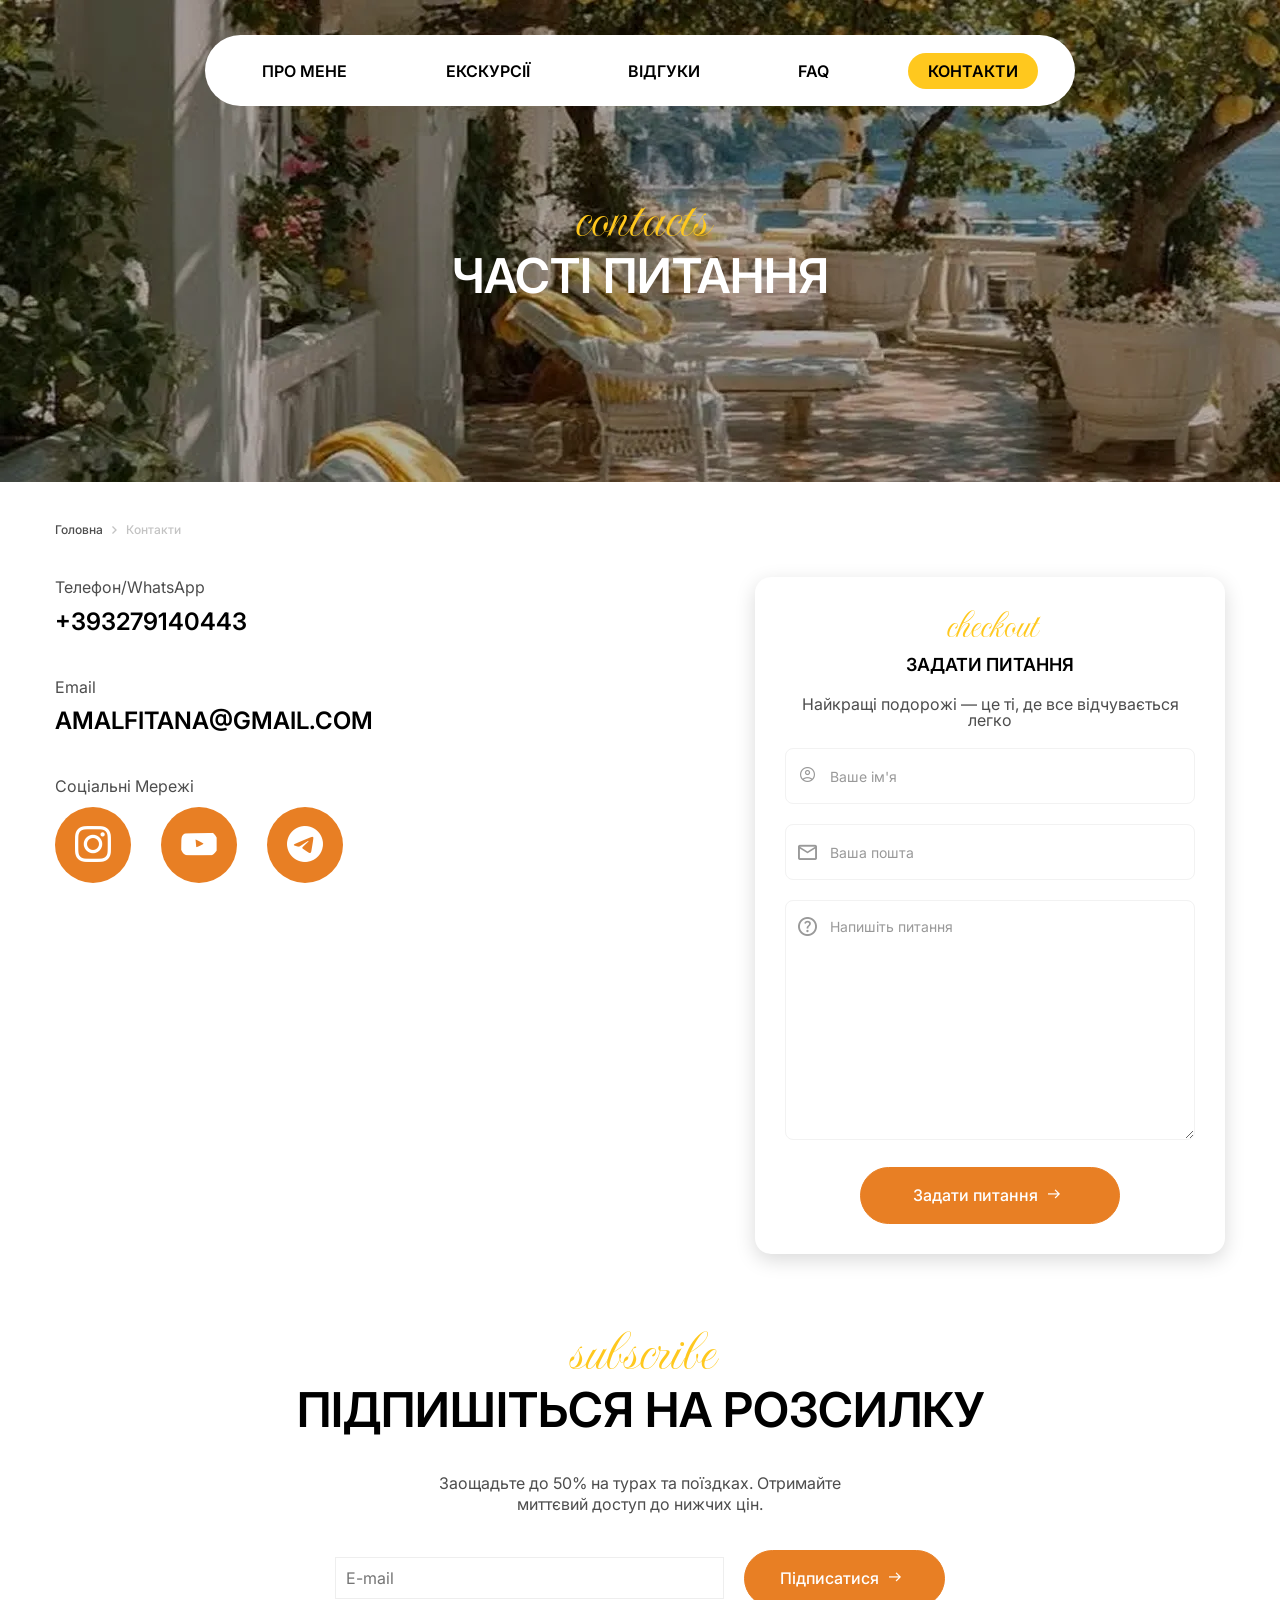
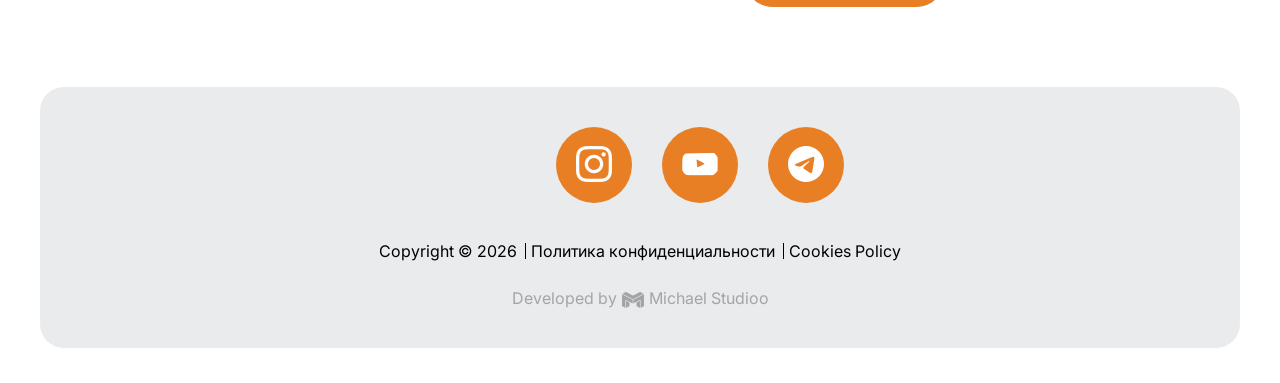
<file: contacts.html>
<!doctype html>
<html lang="uk">
	<head>
		<meta charset="UTF-8">
		<meta name="viewport" content="width=device-width, initial-scale=1.0">
		<!-- <link rel="shortcut icon" href="@img/favicon.ico"> -->
		<title>Contacts Page</title>
		<script type="module" crossorigin="" src="./js/contacts.min.js?v=1782892379015"></script>
		<link rel="modulepreload" crossorigin="" href="./js/main.min.js?v=1782892379015">
		<link rel="modulepreload" crossorigin="" href="./js/banner.min.js?v=1782892379015">
		<link rel="stylesheet" crossorigin="" href="./css/main.min.css?v=1782892379015">
		<link rel="stylesheet" crossorigin="" href="./css/banner.min.css?v=1782892379015">
		<link rel="stylesheet" crossorigin="" href="./css/contacts.min.css?v=1782892379015">
		<link rel="stylesheet" crossorigin="" href="./css/contentform.min.css?v=1782892379015">
		<link rel="stylesheet" crossorigin="" href="./css/button.min.css?v=1782892379015">
	</head>
	<body>
		<div class="wrapper">
			<header data-fls-header="" data-fls-header-scroll="600" data-fls-header-scroll-show="" class="header">
				<div class="header__container">
					<div class="header__menu menu">
						<nav class="menu__body">
							<ul class="menu__list">
								<li class="menu__item">
									<a href="about.html" class="menu__link">Про мене</a>
								</li>
								<li class="menu__item">
									<a href="tours.html" class="menu__link">екскурсії</a>
								</li>
								<li class="menu__item">
									<a href="testimonials.html" class="menu__link">Відгуки</a>
								</li>
								<li class="menu__item">
									<a href="faq.html" class="menu__link">FAQ</a>
								</li>
								<li class="menu__item">
									<a href="contacts.html" class="menu__link menu__link--active">Контакти</a>
								</li>
							</ul>
						</nav>
						<button type="button" data-fls-menu="" class="menu__icon icon-menu">
							<span></span>
						</button>
					</div>
					<!--
<fetch url="@components/layout/menu/menu.json">
<each loop='item in response'>
</each>
</fetch>
-->
				</div>
			</header>
			<main class="page">
				<div data-fls-contacts="" class="contacts">
					<section data-fls-banner="" class="contacts__banner banner banner--second">
						<div class="banner__container">
							<h1 data-fls-title="" class="banner__title title title--middle title--white">
								Часті питання
								<span>contacts</span>
							</h1>
						</div>
					</section>
					<div data-fls-breadcrumbs="" class="contacts__breadcrumbs breadcrumbs">
						<div class="breadcrumbs__container">
							<ul class="breadcrumbs__list">
								<li class="breadcrumbs__item">
									<a href="index.html" class="breadcrumbs__link">Головна</a>
								</li>
								<li class="breadcrumbs__item">
									<a href="#" class="breadcrumbs__link">Контакти</a>
								</li>
							</ul>
						</div>
					</div>
					<div class="contacts__intercourse intercourse">
						<div class="intercourse__container">
							<div class="intercourse__connection">
								<div class="intercourse__elements">
									<!-- Телефон -->
									<div class="intercourse__element">
										<div class="intercourse__lable">Телефон/WhatsApp</div>
										<p class="intercourse__value">
											<a href="tel:+393279140443" class="intercourse__phone">+393279140443</a>
										</p>
									</div>
									<!-- Email -->
									<div class="intercourse__element">
										<div class="intercourse__lable">Email</div>
										<p class="intercourse__value">
											<a href="mailto:amalfitana@gmail.com" class="intercourse__phone">amalfitana@gmail.com</a>
										</p>
									</div>
									<!-- Соціальні мережі -->
									<div class="intercourse__element">
										<div class="intercourse__lable">Соціальні мережі</div>
										<ul data-fls-sociallist="" class="intercourse__socials social-list">
											<li class="social-list__social-elem">
												<a href="#" class="social-list__link --icon-s-insta" aria-label="Instagram"></a>
											</li>
											<li class="social-list__social-elem">
												<a href="#" class="social-list__link social-list__link--youtube --icon-s-youtube" aria-label="Youtube"></a>
											</li>
											<li class="social-list__social-elem">
												<a href="#" class="social-list__link --icon-s-telega" aria-label="Telegram"></a>
											</li>
										</ul>
									</div>
								</div>
							</div>
							<aside class="intercourse__aside">
								<section data-fls-contentform="" class="intercourse__content-form content-form">
									<div class="content-form__body">
										<h2 data-fls-title="" class="content-form__title title title--small">
											Задати питання
											<span>checkout</span>
										</h2>
										<div class="content-form__text">Найкращі подорожі — це ті, де все відчувається легко</div>
										<form class="content-form__form form" data-fls-form="dev" data-fls-form-popup="popup" method="POST" action="/sendmail">
											<div class="form__list">
												<!-- Ім'я -->
												<div class="form__line line">
													<input required type="text" name="name" data-fls-form-errtext="Введіть своє ім'я" placeholder="Ваше ім'я" class="line__input input">
													<span class="line__icon --icon-user"></span>
												</div>
												<!-- Email -->
												<div class="form__line line">
													<input required type="email" name="form[email]" data-fls-form-errtext="Error" placeholder="Ваша пошта" class="line__input input">
													<span class="line__icon --icon-mail"></span>
												</div>
												<!-- Написати питання -->
												<div class="form__line line">
													<textarea data-fls-input="" autocomplete="off" name="form[]" placeholder="Напишіть питання" data-fls-form-errtext="Помилка" class="line__input input"></textarea>
													<span class="line__icon --icon-help"></span>
												</div>
											</div>
											<button data-fls-button="" type="submit" class="form__button button button--yel">
												Задати питання
												<span class="--icon-arrow_right"></span>
											</button>
										</form>
									</div>
								</section>
							</aside>
						</div>
					</div>
				</div>
			</main>
			<section data-fls-subscribe="" class="subscribe">
				<div class="subscribe__container">
					<h2 data-fls-title="" class="subscribe__title title title--middle">
						Підпишіться на розсилку
						<span>subscribe</span>
					</h2>
					<p class="subscribe__text">Заощадьте до 50% на турах та поїздках. Отримайте миттєвий доступ до нижчих цін.</p>
					<form class="subscribe__form form-subs" data-fls-form-validatenow="" data-fls-form="dev" data-fls-form-popup="popup" method="POST" action="/sendmail" novalidate>
						<input required type="email" name="form[email]" data-fls-form-errtext="Error" placeholder="E-mail" class="form-subs__input input">
						<button type="submit" class="form-subs__button button button--yel">
							Підписатися
							<span class="--icon-arrow_right"></span>
						</button>
					</form>
				</div>
			</section>
			<footer data-fls-footer="" class="footer">
				<div class="footer__container">
					<ul data-fls-sociallist="" class="footer__social-list social-list">
						<li class="social-list__social-elem">
							<a href="#" class="social-list__link --icon-s-insta" aria-label="Instagram"></a>
						</li>
						<li class="social-list__social-elem">
							<a href="#" class="social-list__link social-list__link--youtube --icon-s-youtube" aria-label="Youtube"></a>
						</li>
						<li class="social-list__social-elem">
							<a href="#" class="social-list__link --icon-s-telega" aria-label="Telegram"></a>
						</li>
					</ul>
					<div class="footer__info">
						<ul class="footer__info-elements">
							<li class="footer__info-element">
								<p>Copyright © 2026</p>
							</li>
							<li class="footer__info-element">
								<a href="#" class="footer__info-link">Политика конфиденциальности</a>
							</li>
							<li class="footer__info-element">
								<a href="#" class="footer__info-link">Cookies Policy</a>
							</li>
						</ul>
					</div>
					<div class="footer__bottom">
						<p class="footer__bottom-text">
							Developed by
							<a href="#" class="--icon-logo_michael">Michael Studioo</a>
						</p>
					</div>
				</div>
			</footer>
		</div>
	</body>
</html>
</file>
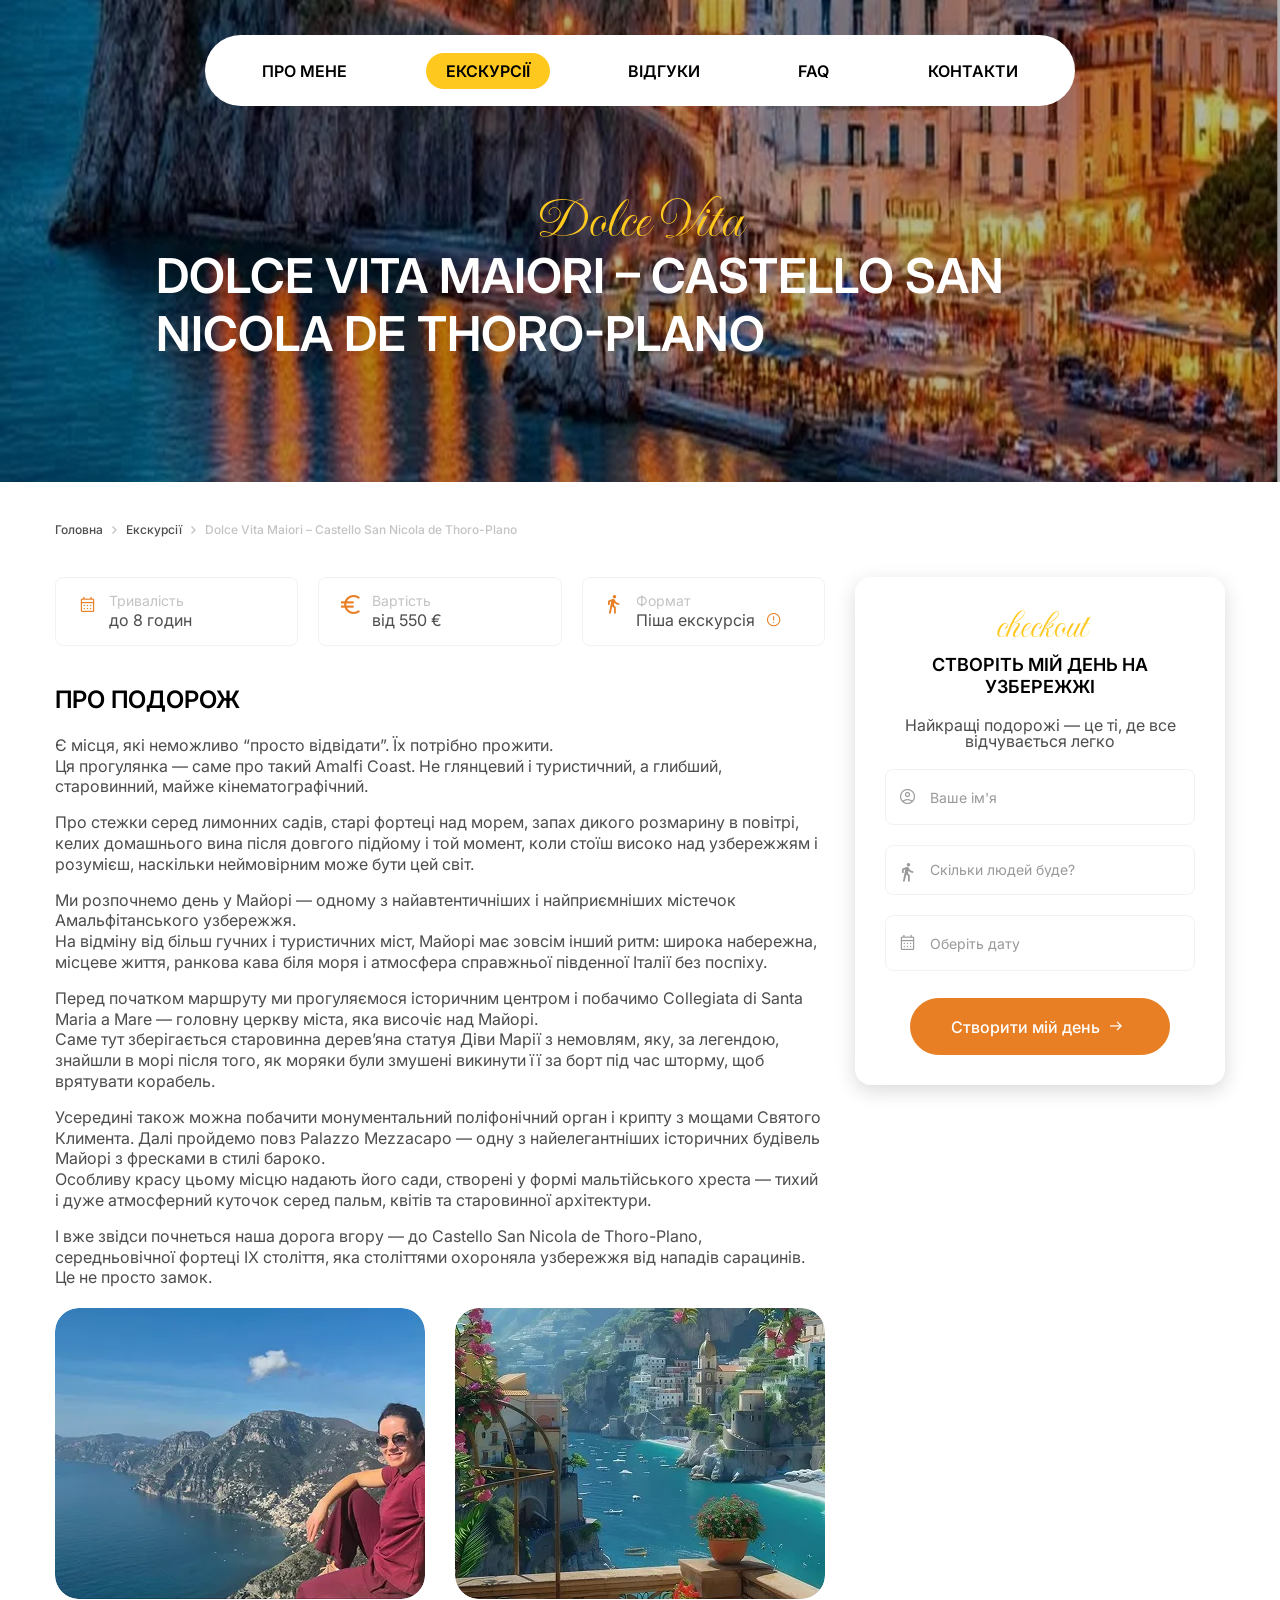
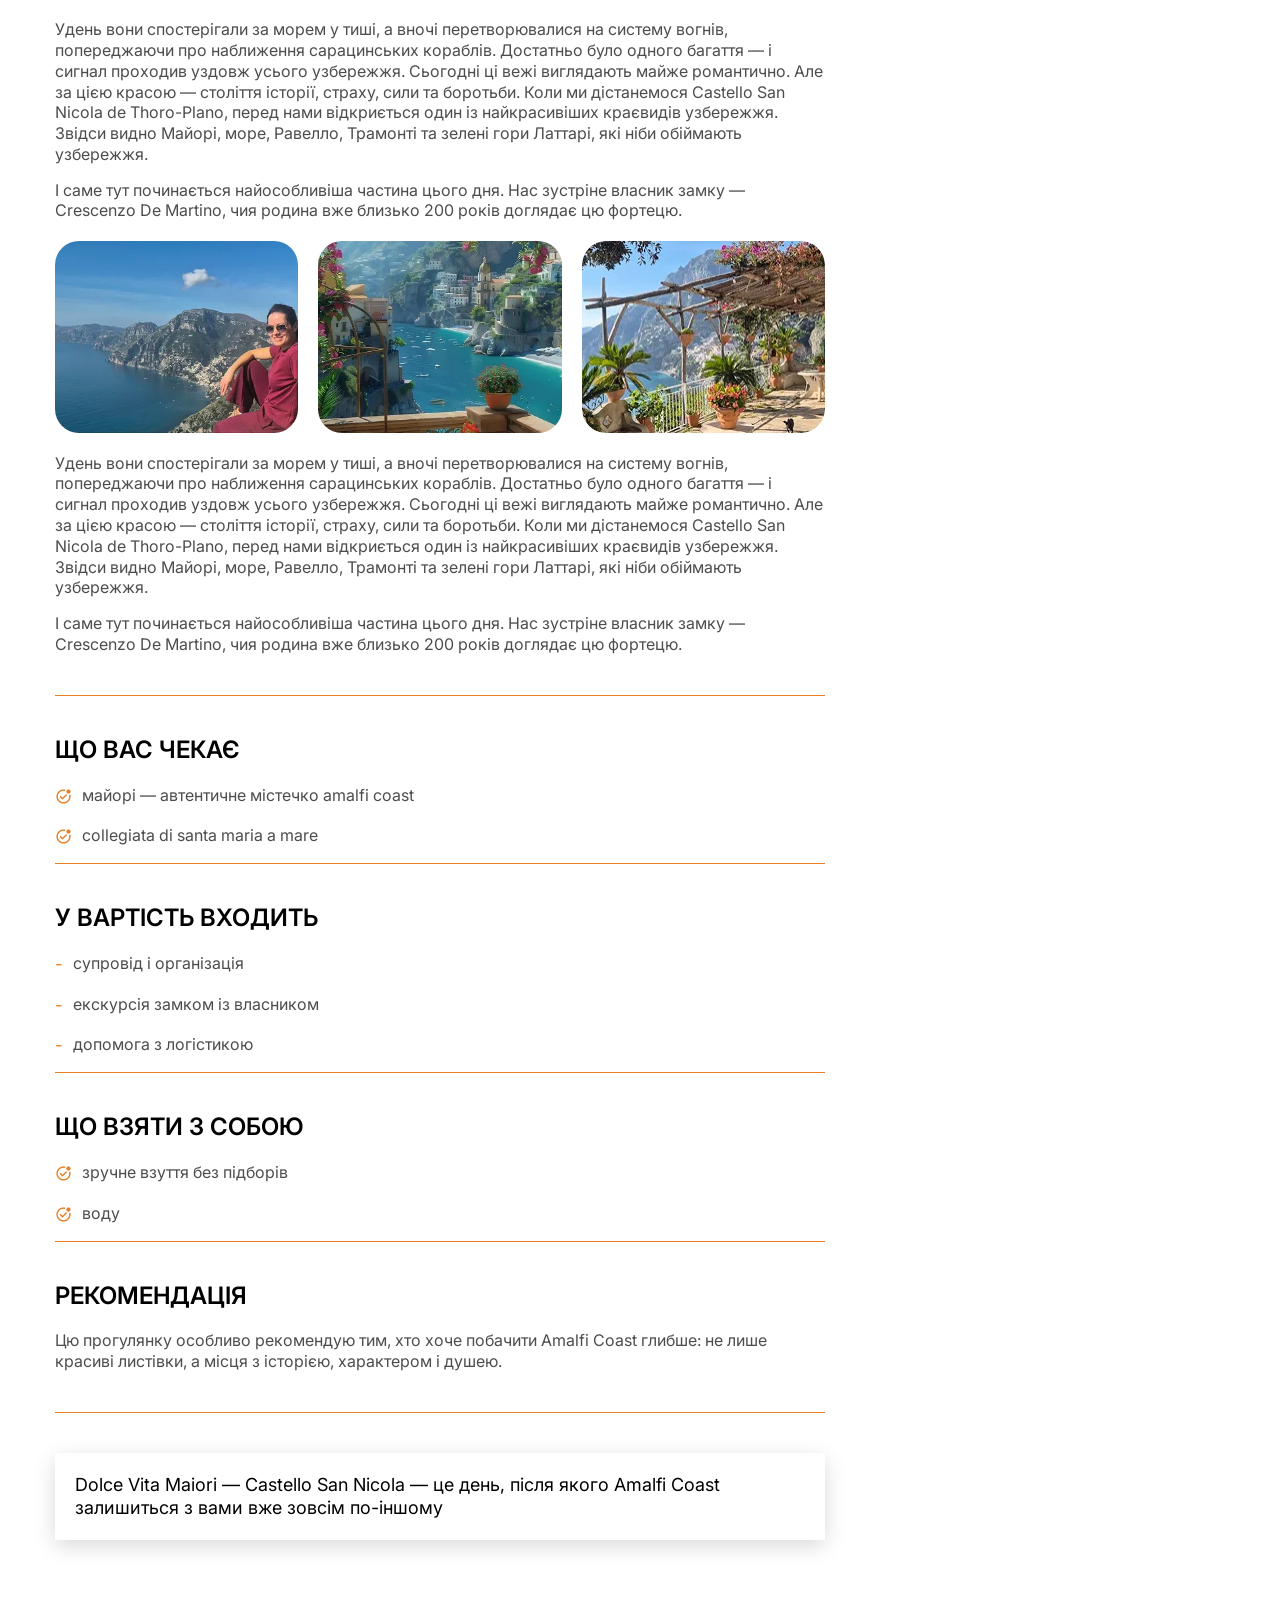
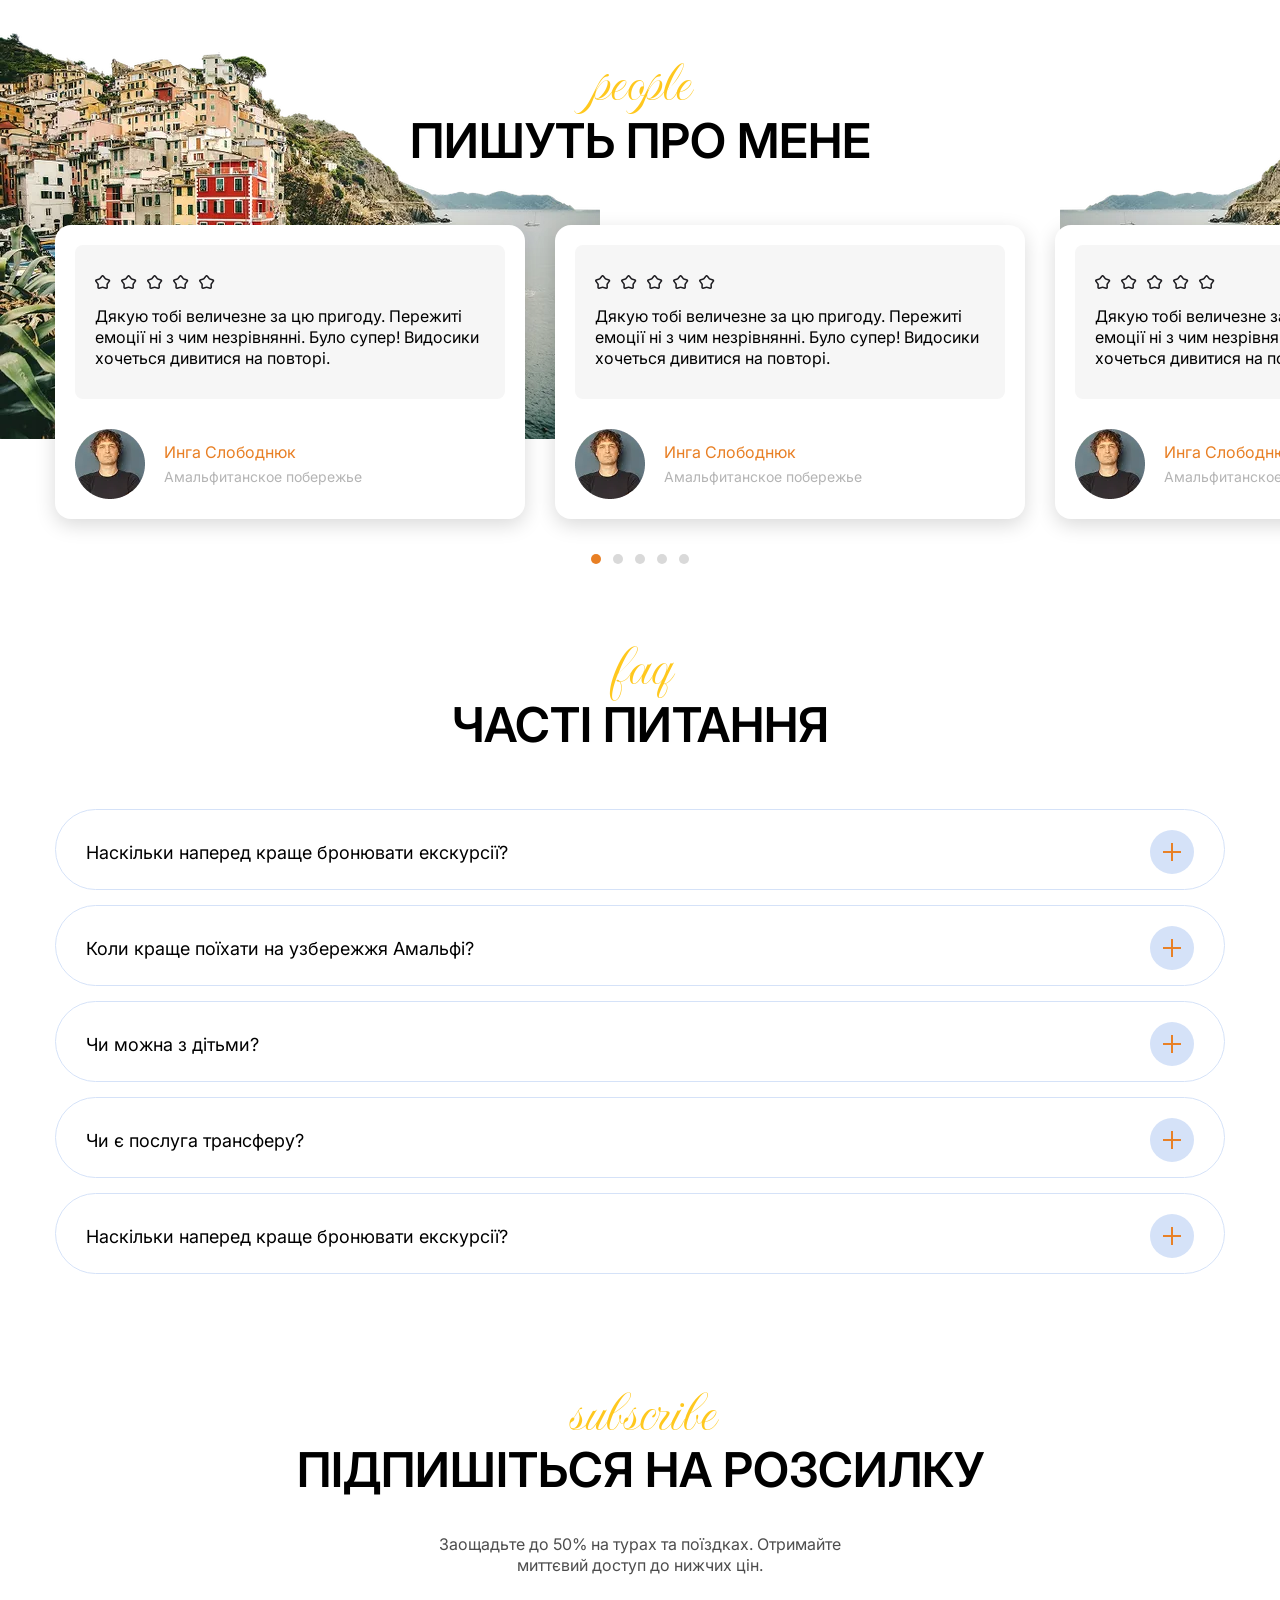
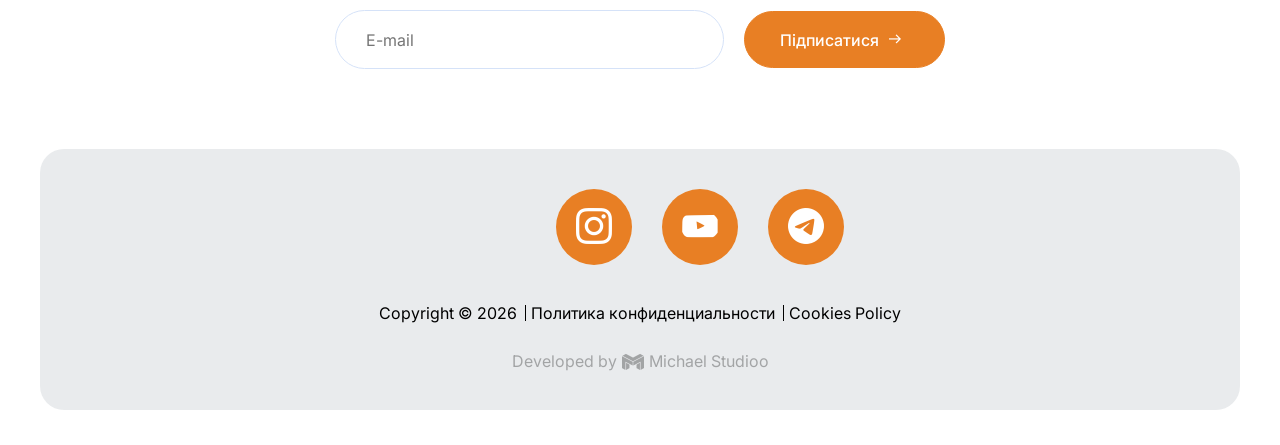
<file: details.html>
<!doctype html>
<html lang="uk">
	<head>
		<meta charset="UTF-8">
		<meta name="viewport" content="width=device-width, initial-scale=1.0">
		<!-- <link rel="shortcut icon" href="@img/favicon.ico"> -->
		<title>Details Page</title>
		<script type="module" crossorigin="" src="./js/details.min.js?v=1782892379017"></script>
		<link rel="modulepreload" crossorigin="" href="./js/main.min.js?v=1782892379017">
		<link rel="modulepreload" crossorigin="" href="./js/reviewssection.min.js?v=1782892379017">
		<link rel="modulepreload" crossorigin="" href="./js/banner.min.js?v=1782892379017">
		<link rel="modulepreload" crossorigin="" href="./js/faqsection.min.js?v=1782892379017">
		<link rel="modulepreload" crossorigin="" href="./js/rating.min.js?v=1782892379017">
		<link rel="stylesheet" crossorigin="" href="./css/main.min.css?v=1782892379017">
		<link rel="stylesheet" crossorigin="" href="./css/reviewssection.min.css?v=1782892379017">
		<link rel="stylesheet" crossorigin="" href="./css/banner.min.css?v=1782892379017">
		<link rel="stylesheet" crossorigin="" href="./css/faqsection.min.css?v=1782892379017">
		<link rel="stylesheet" crossorigin="" href="./css/rating.min.css?v=1782892379017">
		<link rel="stylesheet" crossorigin="" href="./css/details.min.css?v=1782892379017">
		<link rel="stylesheet" crossorigin="" href="./css/contentform.min.css?v=1782892379017">
		<link rel="stylesheet" crossorigin="" href="./css/reviewitem.min.css?v=1782892379017">
		<link rel="stylesheet" crossorigin="" href="./css/button.min.css?v=1782892379017">
	</head>
	<body>
		<div class="wrapper">
			<header data-fls-header="" data-fls-header-scroll="600" data-fls-header-scroll-show="" class="header">
				<div class="header__container">
					<div class="header__menu menu">
						<nav class="menu__body">
							<ul class="menu__list">
								<li class="menu__item">
									<a href="about.html" class="menu__link">Про мене</a>
								</li>
								<li class="menu__item">
									<a href="tours.html" class="menu__link menu__link--active">екскурсії</a>
								</li>
								<li class="menu__item">
									<a href="testimonials.html" class="menu__link">Відгуки</a>
								</li>
								<li class="menu__item">
									<a href="faq.html" class="menu__link">FAQ</a>
								</li>
								<li class="menu__item">
									<a href="contacts.html" class="menu__link">Контакти</a>
								</li>
							</ul>
						</nav>
						<button type="button" data-fls-menu="" class="menu__icon icon-menu">
							<span></span>
						</button>
					</div>
					<!--
<fetch url="@components/layout/menu/menu.json">
<each loop='item in response'>
</each>
</fetch>
-->
				</div>
			</header>
			<main class="page">
				<div data-fls-details="" class="details">
					<section data-fls-banner="" class="details__banner banner">
						<div class="banner__container">
							<h1 data-fls-title="" class="banner__title title title--middle title--white">
								Dolce Vita Maiori – Castello San Nicola de Thoro-Plano
								<span>Dolce Vita</span>
							</h1>
						</div>
					</section>
					<div data-fls-breadcrumbs="" class="details__breadcrumbs breadcrumbs">
						<div class="breadcrumbs__container">
							<ul class="breadcrumbs__list">
								<li class="breadcrumbs__item">
									<a href="index.html" class="breadcrumbs__link">Головна</a>
								</li>
								<li class="breadcrumbs__item">
									<a href="#" class="breadcrumbs__link">Екскурсії</a>
								</li>
								<li class="breadcrumbs__item">
									<a href="#" class="breadcrumbs__link">Dolce Vita Maiori – Castello San Nicola de Thoro-Plano</a>
								</li>
							</ul>
						</div>
					</div>
					<div class="details__blog-section blog-section">
						<div class="blog-section__container">
							<div class="blog-section__main">
								<div class="blog-section__top">
									<ul class="blog-section__list">
										<li data-fls-featurecard="" class="blog-section__card feature-card">
											<div class="feature-card__icon --icon-calendar"></div>
											<dl class="feature-card__body">
												<dt class="feature-card__label">Тривалість</dt>
												<dd class="feature-card__value">до 8 годин</dd>
											</dl>
										</li>
										<li data-fls-featurecard="" class="blog-section__card feature-card">
											<div class="feature-card__icon --icon-euro"></div>
											<dl class="feature-card__body">
												<dt class="feature-card__label">Вартість</dt>
												<dd class="feature-card__value">від 550 €</dd>
											</dl>
										</li>
										<li data-fls-featurecard="" class="blog-section__card feature-card">
											<div class="feature-card__icon --icon-directions_walk"></div>
											<dl class="feature-card__body">
												<dt class="feature-card__label">Формат</dt>
												<dd class="feature-card__value --icon-error">Піша екскурсія</dd>
											</dl>
										</li>
									</ul>
								</div>
								<div class="blog-section__journey">
									<!-- Story -->
									<section class="blog-section__story story">
										<h2 data-fls-title="" class="story__title title title--tiny">Про подорож</h2>
										<div class="story__text">
											<p>
												Є місця, які неможливо “просто відвідати”.
                Їх потрібно прожити.
												<br>
												Ця прогулянка — саме про такий Amalfi Coast. Не глянцевий і туристичний, а глибший, старовинний, майже кінематографічний.
											</p>
											<p>
												Про стежки серед лимонних садів, старі фортеці над морем, запах дикого розмарину в повітрі, келих домашнього вина після довгого підйому і той момент, коли стоїш високо над узбережжям і розумієш, наскільки неймовірним може бути цей світ.
											</p>
											<p>
												Ми розпочнемо день у Майорі — одному з найавтентичніших і найприємніших містечок Амальфітанського узбережжя.
												<br>
												На відміну від більш гучних і туристичних міст, Майорі має зовсім інший ритм: широка набережна, місцеве життя, ранкова кава біля моря і атмосфера справжньої південної Італії без поспіху.
											</p>
											<p>
												Перед початком маршруту ми прогуляємося історичним центром і побачимо Collegiata di Santa Maria a Mare — головну церкву міста, яка височіє над Майорі.
												<br>
												Саме тут зберігається старовинна дерев’яна статуя Діви Марії з немовлям, яку, за легендою, знайшли в морі після того, як моряки були змушені викинути її за борт під час шторму, щоб врятувати корабель.
											</p>
											<p>
												Усередині також можна побачити монументальний поліфонічний орган і крипту з мощами Святого Климента.
                Далі пройдемо повз Palazzo Mezzacapo — одну з найелегантніших історичних будівель Майорі з фресками в стилі бароко.
												<br>
												Особливу красу цьому місцю надають його сади, створені у формі мальтійського хреста — тихий і дуже атмосферний куточок серед пальм, квітів та старовинної архітектури.
											</p>
											<p>
												І вже звідси почнеться наша дорога вгору — до Castello San Nicola de Thoro-Plano, середньовічної фортеці IX століття, яка століттями охороняла узбережжя від нападів сарацинів.
                Це не просто замок.
											</p>
										</div>
										<div class="story__gallery">
											<figure class="story__picture">
												<picture>
													<img alt="Image" src="./assets/img/story__picture.webp" srcset="./assets/img/story__picture.webp 1x,./assets/img/story__picture-2x.webp 2x,./assets/img/story__picture-3x.webp 3x">
												</picture>
											</figure>
											<figure class="story__picture">
												<picture>
													<img alt="Image" src="./assets/img/story__picture-02.webp" srcset="./assets/img/story__picture-02.webp 1x,./assets/img/story__picture-02-2x.webp 2x,./assets/img/story__picture-02-3x.webp 3x">
												</picture>
											</figure>
										</div>
										<div class="story__text">
											<p>
												Удень вони спостерігали за морем у тиші, а вночі перетворювалися на систему вогнів, попереджаючи про наближення сарацинських кораблів.
                Достатньо було одного багаття — і сигнал проходив уздовж усього узбережжя.
                Сьогодні ці вежі виглядають майже романтично.
                Але за цією красою — століття історії, страху, сили та боротьби.
                Коли ми дістанемося Castello San Nicola de Thoro-Plano, перед нами відкриється один із найкрасивіших краєвидів узбережжя.
                Звідси видно Майорі, море, Равелло, Трамонті та зелені гори Латтарі, які ніби обіймають узбережжя.
											</p>
											<p>
												І саме тут починається найособливіша частина цього дня.
                Нас зустріне власник замку — Crescenzo De Martino, чия родина вже близько 200 років доглядає цю фортецю.
											</p>
										</div>
										<div class="story__gallery story__gallery--second">
											<figure class="story__picture">
												<picture>
													<img alt="Image" src="./assets/img/story__picture.webp" srcset="./assets/img/story__picture.webp 1x,./assets/img/story__picture-2x.webp 2x,./assets/img/story__picture-3x.webp 3x">
												</picture>
											</figure>
											<figure class="story__picture">
												<picture>
													<img alt="Image" src="./assets/img/story__picture-02.webp" srcset="./assets/img/story__picture-02.webp 1x,./assets/img/story__picture-02-2x.webp 2x,./assets/img/story__picture-02-3x.webp 3x">
												</picture>
											</figure>
											<figure class="story__picture">
												<picture>
													<img alt="Image" src="./assets/img/story__picture-03.webp" srcset="./assets/img/story__picture-03.webp 1x,./assets/img/story__picture-03-2x.webp 2x,./assets/img/story__picture-03-3x.webp 3x">
												</picture>
											</figure>
										</div>
										<div class="story__text">
											<p>
												Удень вони спостерігали за морем у тиші, а вночі перетворювалися на систему вогнів, попереджаючи про наближення сарацинських кораблів.
                Достатньо було одного багаття — і сигнал проходив уздовж усього узбережжя.
                Сьогодні ці вежі виглядають майже романтично.
                Але за цією красою — століття історії, страху, сили та боротьби.
                Коли ми дістанемося Castello San Nicola de Thoro-Plano, перед нами відкриється один із найкрасивіших краєвидів узбережжя.
                Звідси видно Майорі, море, Равелло, Трамонті та зелені гори Латтарі, які ніби обіймають узбережжя.
											</p>
											<p>
												І саме тут починається найособливіша частина цього дня.
                Нас зустріне власник замку — Crescenzo De Martino, чия родина вже близько 200 років доглядає цю фортецю.
											</p>
										</div>
									</section>
									<!-- Places -->
									<section class="blog-section__places notitia">
										<h2 data-fls-title="" class="notitia__title title title--tiny">Що вас чекає</h2>
										<ul class="notitia__list">
											<li class="notitia__item --icon-check">
												<p class="notitia__info">Майорі — автентичне містечко Amalfi Coast</p>
											</li>
											<li class="notitia__item --icon-check">
												<p class="notitia__info">Collegiata di Santa Maria a Mare</p>
											</li>
										</ul>
									</section>
									<!-- Includes -->
									<section class="blog-section__includes notitia">
										<h2 data-fls-title="" class="notitia__title title title--tiny">У вартість входить</h2>
										<ul class="notitia__list">
											<li class="notitia__item">
												<p class="notitia__info">супровід і організація</p>
											</li>
											<li class="notitia__item">
												<p class="notitia__info">екскурсія замком із власником</p>
											</li>
											<li class="notitia__item">
												<p class="notitia__info">допомога з логістикою</p>
											</li>
										</ul>
									</section>
									<!-- Packing -->
									<section class="blog-section__packing notitia">
										<h2 data-fls-title="" class="notitia__title title title--tiny">Що взяти з собою</h2>
										<ul class="notitia__list">
											<li class="notitia__item --icon-check">
												<p class="notitia__info">зручне взуття без підборів</p>
											</li>
											<li class="notitia__item --icon-check">
												<p class="notitia__info">воду</p>
											</li>
										</ul>
									</section>
									<!-- Recommendation -->
									<section class="blog-section__recommendation">
										<h2 data-fls-title="" class="blog-section__title title title--tiny">Рекомендація</h2>
										<div class="blog-section__text">
											<p>
												Цю прогулянку особливо рекомендую тим, хто хоче побачити Amalfi Coast глибше: не лише красиві листівки, а місця з історією, характером і душею.
											</p>
										</div>
									</section>
								</div>
								<div class="blog-section__conclusion conclusion">
									<div class="conclusion__text">
										<p>
											Dolce Vita Maiori — Castello San Nicola — це день, після якого Amalfi Coast залишиться з вами вже зовсім по-іншому
										</p>
									</div>
								</div>
							</div>
							<aside class="blog-section__aside">
								<section data-fls-contentform="" class="blog-section__content-form content-form">
									<div class="content-form__body">
										<h2 data-fls-title="" class="content-form__title title title--small">
											Створіть мій день на узбережжі
											<span>checkout</span>
										</h2>
										<div class="content-form__text">Найкращі подорожі — це ті, де все відчувається легко</div>
										<form class="content-form__form form" data-fls-form="dev" data-fls-form-popup="popup" method="POST" action="/sendmail">
											<div class="form__list">
												<!-- Ім'я -->
												<div class="form__line line">
													<input required type="text" name="name" data-fls-form-errtext="Введіть своє ім'я" placeholder="Ваше ім'я" class="line__input input">
													<span class="line__icon --icon-user"></span>
												</div>
												<!-- Кількість людей -->
												<div class="form__line line">
													<select required class="line__input select select--form" name="form[]" data-fls-select="" data-fls-select-modif="form">
														<option value="1" selected>Скільки людей буде?</option>
														<option value="2">1</option>
														<option value="3">2</option>
														<option value="4">3</option>
														<option value="4">4</option>
													</select>
													<span class="line__icon --icon-directions_walk"></span>
												</div>
												<!-- Календар -->
												<div class="form__line line">
													<input required data-fls-datepicker="" autocomplete="off" type="text" name="form[]" data-error="Помилка" placeholder="Оберіть дату" class="line__input input">
													<span class="line__icon --icon-calendar"></span>
												</div>
											</div>
											<button data-fls-button="" type="submit" class="form__button button button--yel">
												Створити мій день
												<span class="--icon-arrow_right"></span>
											</button>
										</form>
									</div>
								</section>
							</aside>
						</div>
					</div>
					<section data-fls-reviewssection="" class="details__reviews-section reviews-section">
						<div class="reviews-section__image-bg reviews-section__image-bg--left">
							<picture>
								<source media="(max-width: 600px)" srcset="./assets/img/bg-reviews-600.webp 1x,./assets/img/bg-reviews-600-2x.webp 2x,./assets/img/bg-reviews-600-3x.webp 3x" type="image/webp">
								<img alt="BG" src="./assets/img/bg-reviews.webp" srcset="./assets/img/bg-reviews.webp 1x,./assets/img/bg-reviews-2x.webp 2x,./assets/img/bg-reviews-3x.webp 3x">
							</picture>
						</div>
						<div class="reviews-section__image-bg reviews-section__image-bg--right">
							<picture>
								<source media="(max-width: 600px)" srcset="./assets/img/bg-reviews-600.webp 1x,./assets/img/bg-reviews-600-2x.webp 2x,./assets/img/bg-reviews-600-3x.webp 3x" type="image/webp">
								<img alt="BG" src="./assets/img/bg-reviews.webp" srcset="./assets/img/bg-reviews.webp 1x,./assets/img/bg-reviews-2x.webp 2x,./assets/img/bg-reviews-3x.webp 3x">
							</picture>
						</div>
						<div class="reviews-section__container">
							<h2 data-fls-title="" class="reviews-section__title title title--middle">
								пишуть про мене
								<span>people</span>
							</h2>
							<div class="reviews-section__content">
								<div data-fls-slider="" class="reviews-section__slider swiper">
									<div class="reviews-section__wrapper swiper-wrapper">
										<!-- Слайд 1 -->
										<div data-fls-reviewitem="" class="reviews-section__slide swiper-slide review-item review-item--people">
											<div class="review-item__main">
												<div data-fls-rating="set" class="review-item__rating rating rating--rew"></div>
												<p class="review-item__text">
													Дякую тобі величезне за цю пригоду. Пережиті емоції ні з чим незрівнянні. Було супер! Видосики хочеться дивитися на повторі.
												</p>
											</div>
											<div class="review-item__floor">
												<a href="#" class="review-item__photo">
													<picture>
														<img alt="Photo user" src="./assets/img/user-photo.webp" srcset="./assets/img/user-photo.webp 1x,./assets/img/user-photo-2x.webp 2x,./assets/img/user-photo-3x.webp 3x">
													</picture>
												</a>
												<div class="review-item__content">
													<div class="review-item__name">Инга Слободнюк</div>
													<p class="review-item__geo">Амальфитанское побережье</p>
												</div>
											</div>
										</div>
										<!-- Слайд 2 -->
										<div data-fls-reviewitem="" class="reviews-section__slide swiper-slide review-item review-item--people">
											<div class="review-item__main">
												<div data-fls-rating="set" class="review-item__rating rating rating--rew"></div>
												<p class="review-item__text">
													Дякую тобі величезне за цю пригоду. Пережиті емоції ні з чим незрівнянні. Було супер! Видосики хочеться дивитися на повторі.
												</p>
											</div>
											<div class="review-item__floor">
												<a href="#" class="review-item__photo">
													<picture>
														<img alt="Photo user" src="./assets/img/user-photo.webp" srcset="./assets/img/user-photo.webp 1x,./assets/img/user-photo-2x.webp 2x,./assets/img/user-photo-3x.webp 3x">
													</picture>
												</a>
												<div class="review-item__content">
													<div class="review-item__name">Инга Слободнюк</div>
													<p class="review-item__geo">Амальфитанское побережье</p>
												</div>
											</div>
										</div>
										<!-- Слайд 3 -->
										<div data-fls-reviewitem="" class="reviews-section__slide swiper-slide review-item review-item--people">
											<div class="review-item__main">
												<div data-fls-rating="set" class="review-item__rating rating rating--rew"></div>
												<p class="review-item__text">
													Дякую тобі величезне за цю пригоду. Пережиті емоції ні з чим незрівнянні. Було супер! Видосики хочеться дивитися на повторі.
												</p>
											</div>
											<div class="review-item__floor">
												<a href="#" class="review-item__photo">
													<picture>
														<img alt="Photo user" src="./assets/img/user-photo.webp" srcset="./assets/img/user-photo.webp 1x,./assets/img/user-photo-2x.webp 2x,./assets/img/user-photo-3x.webp 3x">
													</picture>
												</a>
												<div class="review-item__content">
													<div class="review-item__name">Инга Слободнюк</div>
													<p class="review-item__geo">Амальфитанское побережье</p>
												</div>
											</div>
										</div>
										<!-- Слайд 4 -->
										<div data-fls-reviewitem="" class="reviews-section__slide swiper-slide review-item review-item--people">
											<div class="review-item__main">
												<div data-fls-rating="set" class="review-item__rating rating rating--rew"></div>
												<p class="review-item__text">
													Дякую тобі величезне за цю пригоду. Пережиті емоції ні з чим незрівнянні. Було супер! Видосики хочеться дивитися на повторі.
												</p>
											</div>
											<div class="review-item__floor">
												<a href="#" class="review-item__photo">
													<picture>
														<img alt="Photo user" src="./assets/img/user-photo.webp" srcset="./assets/img/user-photo.webp 1x,./assets/img/user-photo-2x.webp 2x,./assets/img/user-photo-3x.webp 3x">
													</picture>
												</a>
												<div class="review-item__content">
													<div class="review-item__name">Инга Слободнюк</div>
													<p class="review-item__geo">Амальфитанское побережье</p>
												</div>
											</div>
										</div>
										<!-- Слайд 5 -->
										<div data-fls-reviewitem="" class="reviews-section__slide swiper-slide review-item review-item--people">
											<div class="review-item__main">
												<div data-fls-rating="set" class="review-item__rating rating rating--rew"></div>
												<p class="review-item__text">
													Дякую тобі величезне за цю пригоду. Пережиті емоції ні з чим незрівнянні. Було супер! Видосики хочеться дивитися на повторі.
												</p>
											</div>
											<div class="review-item__floor">
												<a href="#" class="review-item__photo">
													<picture>
														<img alt="Photo user" src="./assets/img/user-photo.webp" srcset="./assets/img/user-photo.webp 1x,./assets/img/user-photo-2x.webp 2x,./assets/img/user-photo-3x.webp 3x">
													</picture>
												</a>
												<div class="review-item__content">
													<div class="review-item__name">Инга Слободнюк</div>
													<p class="review-item__geo">Амальфитанское побережье</p>
												</div>
											</div>
										</div>
										<!-- Слайд 6 -->
										<div data-fls-reviewitem="" class="reviews-section__slide swiper-slide review-item review-item--people">
											<div class="review-item__main">
												<div data-fls-rating="set" class="review-item__rating rating rating--rew"></div>
												<p class="review-item__text">
													Дякую тобі величезне за цю пригоду. Пережиті емоції ні з чим незрівнянні. Було супер! Видосики хочеться дивитися на повторі.
												</p>
											</div>
											<div class="review-item__floor">
												<a href="#" class="review-item__photo">
													<picture>
														<img alt="Photo user" src="./assets/img/user-photo.webp" srcset="./assets/img/user-photo.webp 1x,./assets/img/user-photo-2x.webp 2x,./assets/img/user-photo-3x.webp 3x">
													</picture>
												</a>
												<div class="review-item__content">
													<div class="review-item__name">Инга Слободнюк</div>
													<p class="review-item__geo">Амальфитанское побережье</p>
												</div>
											</div>
										</div>
									</div>
									<div class="reviews-section__swiper-pagination swiper-pagination"></div>
								</div>
							</div>
						</div>
					</section>
					<section data-fls-faqsection="" class="details__faq-section faq-section">
						<div class="faq-section__container">
							<h2 data-fls-title="" class="faq-section__title title title--middle">
								Часті питання
								<span>faq</span>
							</h2>
							<div class="faq-section__content">
								<div data-fls-spollers="" data-fls-spollers-one="" class="faq-section__spollers spollers">
									<details class="spollers__item">
										<summary class="spollers__title --icon-plus">Наскільки наперед краще бронювати екскурсії?</summary>
										<div class="spollers__body">
											Lorem ipsum dolor sit amet consectetur adipisicing elit. Id voluptatem aspernatur recusandae fuga, ab repellat voluptate ex doloribus impedit, nam aperiam. Magnam veniam sequi voluptas porro unde blanditiis saepe totam!
										</div>
									</details>
									<details class="spollers__item">
										<summary class="spollers__title --icon-plus">Коли краще поїхати на узбережжя Амальфі?</summary>
										<div class="spollers__body">
											Lorem ipsum dolor sit amet consectetur adipisicing elit. Id voluptatem aspernatur recusandae fuga, ab repellat voluptate ex doloribus impedit, nam aperiam. Magnam veniam sequi voluptas porro unde blanditiis saepe totam!
										</div>
									</details>
									<details class="spollers__item">
										<summary class="spollers__title --icon-plus">Чи можна з дітьми?</summary>
										<div class="spollers__body">
											Lorem ipsum dolor sit amet consectetur adipisicing elit. Id voluptatem aspernatur recusandae fuga, ab repellat voluptate ex doloribus impedit, nam aperiam. Magnam veniam sequi voluptas porro unde blanditiis saepe totam!
										</div>
									</details>
									<details class="spollers__item">
										<summary class="spollers__title --icon-plus">Чи є послуга трансферу?</summary>
										<div class="spollers__body">
											Lorem ipsum dolor sit amet consectetur adipisicing elit. Id voluptatem aspernatur recusandae fuga, ab repellat voluptate ex doloribus impedit, nam aperiam. Magnam veniam sequi voluptas porro unde blanditiis saepe totam!
										</div>
									</details>
									<details class="spollers__item">
										<summary class="spollers__title --icon-plus">Наскільки наперед краще бронювати екскурсії?</summary>
										<div class="spollers__body">
											Lorem ipsum dolor sit amet consectetur adipisicing elit. Id voluptatem aspernatur recusandae fuga, ab repellat voluptate ex doloribus impedit, nam aperiam. Magnam veniam sequi voluptas porro unde blanditiis saepe totam!
										</div>
									</details>
								</div>
							</div>
						</div>
					</section>
				</div>
			</main>
			<section data-fls-subscribe="" class="subscribe">
				<div class="subscribe__container">
					<h2 data-fls-title="" class="subscribe__title title title--middle">
						Підпишіться на розсилку
						<span>subscribe</span>
					</h2>
					<p class="subscribe__text">Заощадьте до 50% на турах та поїздках. Отримайте миттєвий доступ до нижчих цін.</p>
					<form class="subscribe__form form-subs" data-fls-form-validatenow="" data-fls-form="dev" data-fls-form-popup="popup" method="POST" action="/sendmail" novalidate>
						<input required type="email" name="form[email]" data-fls-form-errtext="Error" placeholder="E-mail" class="form-subs__input input">
						<button type="submit" class="form-subs__button button button--yel">
							Підписатися
							<span class="--icon-arrow_right"></span>
						</button>
					</form>
				</div>
			</section>
			<footer data-fls-footer="" class="footer">
				<div class="footer__container">
					<ul data-fls-sociallist="" class="footer__social-list social-list">
						<li class="social-list__social-elem">
							<a href="#" class="social-list__link --icon-s-insta" aria-label="Instagram"></a>
						</li>
						<li class="social-list__social-elem">
							<a href="#" class="social-list__link social-list__link--youtube --icon-s-youtube" aria-label="Youtube"></a>
						</li>
						<li class="social-list__social-elem">
							<a href="#" class="social-list__link --icon-s-telega" aria-label="Telegram"></a>
						</li>
					</ul>
					<div class="footer__info">
						<ul class="footer__info-elements">
							<li class="footer__info-element">
								<p>Copyright © 2026</p>
							</li>
							<li class="footer__info-element">
								<a href="#" class="footer__info-link">Политика конфиденциальности</a>
							</li>
							<li class="footer__info-element">
								<a href="#" class="footer__info-link">Cookies Policy</a>
							</li>
						</ul>
					</div>
					<div class="footer__bottom">
						<p class="footer__bottom-text">
							Developed by
							<a href="#" class="--icon-logo_michael">Michael Studioo</a>
						</p>
					</div>
				</div>
			</footer>
		</div>
	</body>
</html>
</file>
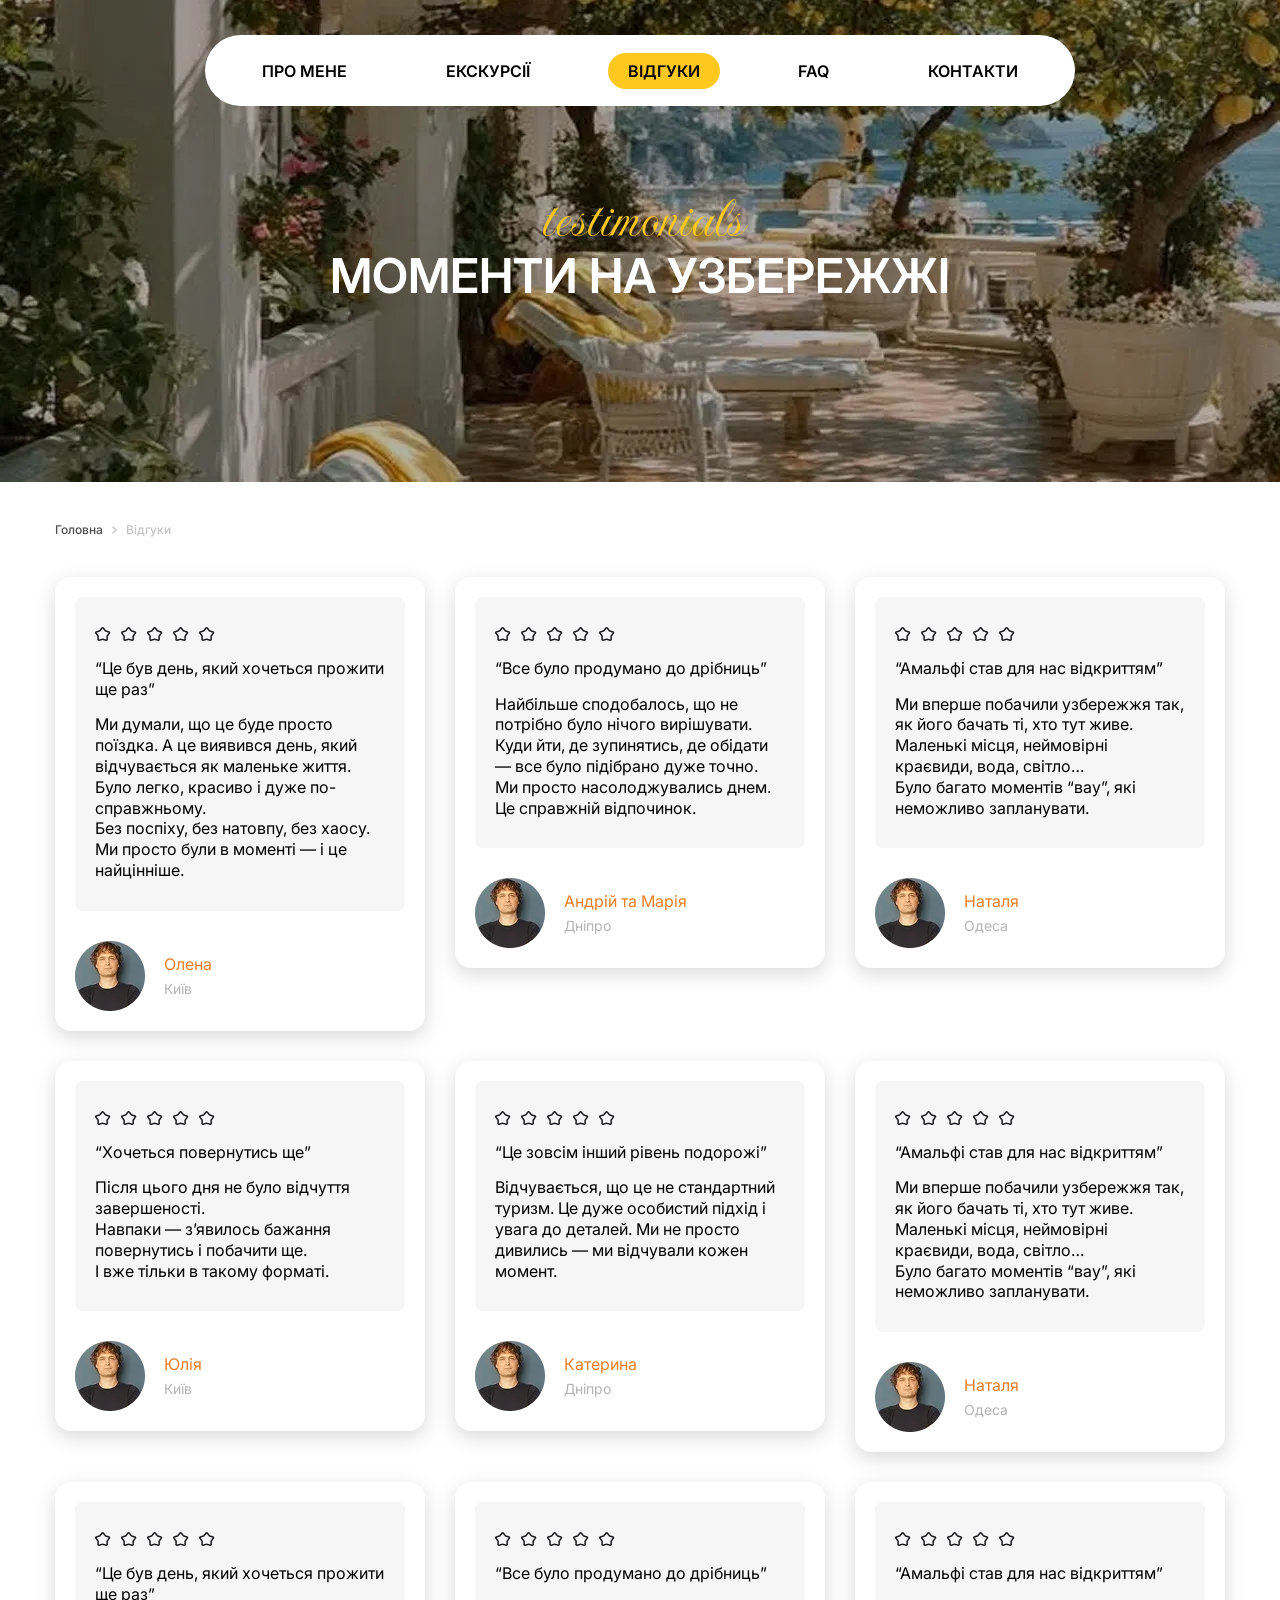
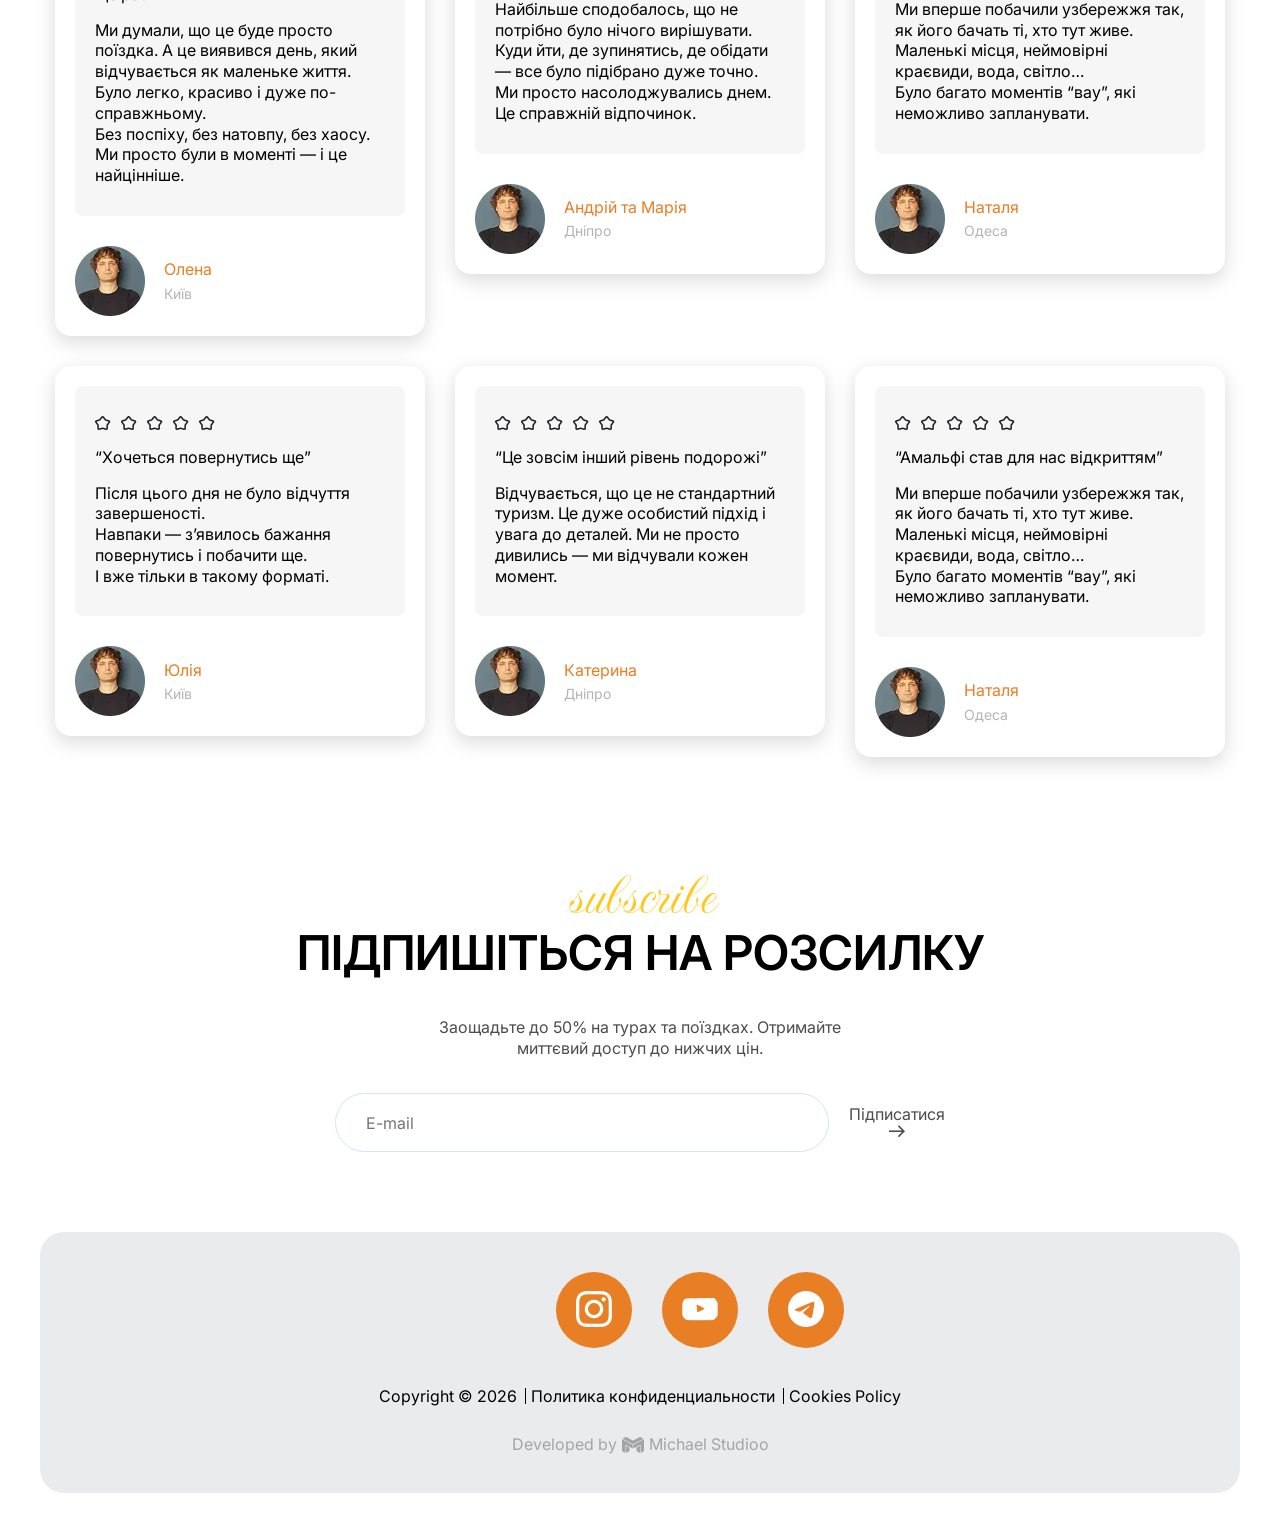
<file: testimonials.html>
<!doctype html>
<html lang="uk">
	<head>
		<meta charset="UTF-8">
		<meta name="viewport" content="width=device-width, initial-scale=1.0">
		<!-- <link rel="shortcut icon" href="@img/favicon.ico"> -->
		<title>Testimonials Page</title>
		<script type="module" crossorigin="" src="./js/testimonials.min.js?v=1782892379016"></script>
		<link rel="modulepreload" crossorigin="" href="./js/main.min.js?v=1782892379016">
		<link rel="modulepreload" crossorigin="" href="./js/banner.min.js?v=1782892379016">
		<link rel="modulepreload" crossorigin="" href="./js/rating.min.js?v=1782892379016">
		<link rel="stylesheet" crossorigin="" href="./css/main.min.css?v=1782892379016">
		<link rel="stylesheet" crossorigin="" href="./css/banner.min.css?v=1782892379016">
		<link rel="stylesheet" crossorigin="" href="./css/rating.min.css?v=1782892379016">
		<link rel="stylesheet" crossorigin="" href="./css/testimonials.min.css?v=1782892379016">
		<link rel="stylesheet" crossorigin="" href="./css/reviewitem.min.css?v=1782892379016">
	</head>
	<body>
		<div class="wrapper">
			<header data-fls-header="" data-fls-header-scroll="600" data-fls-header-scroll-show="" class="header">
				<div class="header__container">
					<div class="header__menu menu">
						<nav class="menu__body">
							<ul class="menu__list">
								<li class="menu__item">
									<a href="about.html" class="menu__link">Про мене</a>
								</li>
								<li class="menu__item">
									<a href="tours.html" class="menu__link">екскурсії</a>
								</li>
								<li class="menu__item">
									<a href="testimonials.html" class="menu__link menu__link--active">Відгуки</a>
								</li>
								<li class="menu__item">
									<a href="faq.html" class="menu__link">FAQ</a>
								</li>
								<li class="menu__item">
									<a href="contacts.html" class="menu__link">Контакти</a>
								</li>
							</ul>
						</nav>
						<button type="button" data-fls-menu="" class="menu__icon icon-menu">
							<span></span>
						</button>
					</div>
					<!--
<fetch url="@components/layout/menu/menu.json">
<each loop='item in response'>
</each>
</fetch>
-->
				</div>
			</header>
			<main class="page">
				<div data-fls-testimonials="" class="testimonials">
					<section data-fls-banner="" class="testimonials__banner banner banner--second">
						<div class="banner__container">
							<h1 data-fls-title="" class="banner__title title title--middle title--white">
								моменти на узбережжі
								<span>testimonials</span>
							</h1>
						</div>
					</section>
					<div data-fls-breadcrumbs="" class="testimonials__breadcrumbs breadcrumbs">
						<div class="breadcrumbs__container">
							<ul class="breadcrumbs__list">
								<li class="breadcrumbs__item">
									<a href="index.html" class="breadcrumbs__link">Головна</a>
								</li>
								<li class="breadcrumbs__item">
									<a href="#" class="breadcrumbs__link">Відгуки</a>
								</li>
							</ul>
						</div>
					</div>
					<div class="testimonials__reviews reviews-block">
						<div class="reviews-block__container">
							<div class="reviews-block__items">
								<!-- Card 1 -->
								<div data-fls-reviewitem="" class="reviews-block__item review-item">
									<div class="review-item__main">
										<div data-fls-rating="set" class="review-item__rating rating rating--rew"></div>
										<div class="review-item__caption">“Це був день, який хочеться прожити ще раз”</div>
										<div class="review-item__text">
											<p>
												Ми думали, що це буде просто поїздка. А це виявився день, який відчувається як маленьке життя.
											</p>
											<p>Було легко, красиво і дуже по-справжньому.</p>
											<p>Без поспіху, без натовпу, без хаосу.</p>
											<p>Ми просто були в моменті — і це найцінніше.</p>
										</div>
									</div>
									<div class="review-item__floor">
										<a href="#" class="review-item__photo">
											<picture>
												<img alt="Photo user" src="./assets/img/user-photo.webp" srcset="./assets/img/user-photo.webp 1x,./assets/img/user-photo-2x.webp 2x,./assets/img/user-photo-3x.webp 3x">
											</picture>
										</a>
										<div class="review-item__content">
											<div class="review-item__name">Олена</div>
											<p class="review-item__geo">Київ</p>
										</div>
									</div>
								</div>
								<!-- Card 2 -->
								<div data-fls-reviewitem="" class="reviews-block__item review-item">
									<div class="review-item__main">
										<div data-fls-rating="set" class="review-item__rating rating rating--rew"></div>
										<div class="review-item__caption">“Все було продумано до дрібниць”</div>
										<div class="review-item__text">
											<p>Найбільше сподобалось, що не потрібно було нічого вирішувати.</p>
											<p>Куди йти, де зупинятись, де обідати — все було підібрано дуже точно.</p>
											<p>Ми просто насолоджувались днем.</p>
											<p>Це справжній відпочинок.</p>
										</div>
									</div>
									<div class="review-item__floor">
										<a href="#" class="review-item__photo">
											<picture>
												<img alt="Photo user" src="./assets/img/user-photo.webp" srcset="./assets/img/user-photo.webp 1x,./assets/img/user-photo-2x.webp 2x,./assets/img/user-photo-3x.webp 3x">
											</picture>
										</a>
										<div class="review-item__content">
											<div class="review-item__name">Андрій та Марія</div>
											<p class="review-item__geo">Дніпро</p>
										</div>
									</div>
								</div>
								<!-- Card 3 -->
								<div data-fls-reviewitem="" class="reviews-block__item review-item">
									<div class="review-item__main">
										<div data-fls-rating="set" class="review-item__rating rating rating--rew"></div>
										<div class="review-item__caption">“Амальфі став для нас відкриттям”</div>
										<div class="review-item__text">
											<p>Ми вперше побачили узбережжя так, як його бачать ті, хто тут живе.</p>
											<p>Маленькі місця, неймовірні краєвиди, вода, світло…</p>
											<p>Було багато моментів “вау”, які неможливо запланувати.</p>
										</div>
									</div>
									<div class="review-item__floor">
										<a href="#" class="review-item__photo">
											<picture>
												<img alt="Photo user" src="./assets/img/user-photo.webp" srcset="./assets/img/user-photo.webp 1x,./assets/img/user-photo-2x.webp 2x,./assets/img/user-photo-3x.webp 3x">
											</picture>
										</a>
										<div class="review-item__content">
											<div class="review-item__name">Наталя</div>
											<p class="review-item__geo">Одеса</p>
										</div>
									</div>
								</div>
								<!-- Card 4 -->
								<div data-fls-reviewitem="" class="reviews-block__item review-item">
									<div class="review-item__main">
										<div data-fls-rating="set" class="review-item__rating rating rating--rew"></div>
										<div class="review-item__caption">“Хочеться повернутись ще”</div>
										<div class="review-item__text">
											<p>Після цього дня не було відчуття завершеності.</p>
											<p>Навпаки — з’явилось бажання повернутись і побачити ще.</p>
											<p>І вже тільки в такому форматі.</p>
										</div>
									</div>
									<div class="review-item__floor">
										<a href="#" class="review-item__photo">
											<picture>
												<img alt="Photo user" src="./assets/img/user-photo.webp" srcset="./assets/img/user-photo.webp 1x,./assets/img/user-photo-2x.webp 2x,./assets/img/user-photo-3x.webp 3x">
											</picture>
										</a>
										<div class="review-item__content">
											<div class="review-item__name">Юлія</div>
											<p class="review-item__geo">Київ</p>
										</div>
									</div>
								</div>
								<!-- Card 5 -->
								<div data-fls-reviewitem="" class="reviews-block__item review-item">
									<div class="review-item__main">
										<div data-fls-rating="set" class="review-item__rating rating rating--rew"></div>
										<div class="review-item__caption">“Це зовсім інший рівень подорожі”</div>
										<div class="review-item__text">
											<p>
												Відчувається, що це не стандартний туризм. Це дуже особистий підхід і увага до деталей. Ми не просто дивились — ми відчували кожен момент.
											</p>
										</div>
									</div>
									<div class="review-item__floor">
										<a href="#" class="review-item__photo">
											<picture>
												<img alt="Photo user" src="./assets/img/user-photo.webp" srcset="./assets/img/user-photo.webp 1x,./assets/img/user-photo-2x.webp 2x,./assets/img/user-photo-3x.webp 3x">
											</picture>
										</a>
										<div class="review-item__content">
											<div class="review-item__name">Катерина</div>
											<p class="review-item__geo">Дніпро</p>
										</div>
									</div>
								</div>
								<!-- Card 6 -->
								<div data-fls-reviewitem="" class="reviews-block__item review-item">
									<div class="review-item__main">
										<div data-fls-rating="set" class="review-item__rating rating rating--rew"></div>
										<div class="review-item__caption">“Амальфі став для нас відкриттям”</div>
										<div class="review-item__text">
											<p>Ми вперше побачили узбережжя так, як його бачать ті, хто тут живе.</p>
											<p>Маленькі місця, неймовірні краєвиди, вода, світло…</p>
											<p>Було багато моментів “вау”, які неможливо запланувати.</p>
										</div>
									</div>
									<div class="review-item__floor">
										<a href="#" class="review-item__photo">
											<picture>
												<img alt="Photo user" src="./assets/img/user-photo.webp" srcset="./assets/img/user-photo.webp 1x,./assets/img/user-photo-2x.webp 2x,./assets/img/user-photo-3x.webp 3x">
											</picture>
										</a>
										<div class="review-item__content">
											<div class="review-item__name">Наталя</div>
											<p class="review-item__geo">Одеса</p>
										</div>
									</div>
								</div>
								<!-- Card 1 -->
								<div data-fls-reviewitem="" class="reviews-block__item review-item">
									<div class="review-item__main">
										<div data-fls-rating="set" class="review-item__rating rating rating--rew"></div>
										<div class="review-item__caption">“Це був день, який хочеться прожити ще раз”</div>
										<div class="review-item__text">
											<p>
												Ми думали, що це буде просто поїздка. А це виявився день, який відчувається як маленьке життя.
											</p>
											<p>Було легко, красиво і дуже по-справжньому.</p>
											<p>Без поспіху, без натовпу, без хаосу.</p>
											<p>Ми просто були в моменті — і це найцінніше.</p>
										</div>
									</div>
									<div class="review-item__floor">
										<a href="#" class="review-item__photo">
											<picture>
												<img alt="Photo user" src="./assets/img/user-photo.webp" srcset="./assets/img/user-photo.webp 1x,./assets/img/user-photo-2x.webp 2x,./assets/img/user-photo-3x.webp 3x">
											</picture>
										</a>
										<div class="review-item__content">
											<div class="review-item__name">Олена</div>
											<p class="review-item__geo">Київ</p>
										</div>
									</div>
								</div>
								<!-- Card 2 -->
								<div data-fls-reviewitem="" class="reviews-block__item review-item">
									<div class="review-item__main">
										<div data-fls-rating="set" class="review-item__rating rating rating--rew"></div>
										<div class="review-item__caption">“Все було продумано до дрібниць”</div>
										<div class="review-item__text">
											<p>Найбільше сподобалось, що не потрібно було нічого вирішувати.</p>
											<p>Куди йти, де зупинятись, де обідати — все було підібрано дуже точно.</p>
											<p>Ми просто насолоджувались днем.</p>
											<p>Це справжній відпочинок.</p>
										</div>
									</div>
									<div class="review-item__floor">
										<a href="#" class="review-item__photo">
											<picture>
												<img alt="Photo user" src="./assets/img/user-photo.webp" srcset="./assets/img/user-photo.webp 1x,./assets/img/user-photo-2x.webp 2x,./assets/img/user-photo-3x.webp 3x">
											</picture>
										</a>
										<div class="review-item__content">
											<div class="review-item__name">Андрій та Марія</div>
											<p class="review-item__geo">Дніпро</p>
										</div>
									</div>
								</div>
								<!-- Card 3 -->
								<div data-fls-reviewitem="" class="reviews-block__item review-item">
									<div class="review-item__main">
										<div data-fls-rating="set" class="review-item__rating rating rating--rew"></div>
										<div class="review-item__caption">“Амальфі став для нас відкриттям”</div>
										<div class="review-item__text">
											<p>Ми вперше побачили узбережжя так, як його бачать ті, хто тут живе.</p>
											<p>Маленькі місця, неймовірні краєвиди, вода, світло…</p>
											<p>Було багато моментів “вау”, які неможливо запланувати.</p>
										</div>
									</div>
									<div class="review-item__floor">
										<a href="#" class="review-item__photo">
											<picture>
												<img alt="Photo user" src="./assets/img/user-photo.webp" srcset="./assets/img/user-photo.webp 1x,./assets/img/user-photo-2x.webp 2x,./assets/img/user-photo-3x.webp 3x">
											</picture>
										</a>
										<div class="review-item__content">
											<div class="review-item__name">Наталя</div>
											<p class="review-item__geo">Одеса</p>
										</div>
									</div>
								</div>
								<!-- Card 4 -->
								<div data-fls-reviewitem="" class="reviews-block__item review-item">
									<div class="review-item__main">
										<div data-fls-rating="set" class="review-item__rating rating rating--rew"></div>
										<div class="review-item__caption">“Хочеться повернутись ще”</div>
										<div class="review-item__text">
											<p>Після цього дня не було відчуття завершеності.</p>
											<p>Навпаки — з’явилось бажання повернутись і побачити ще.</p>
											<p>І вже тільки в такому форматі.</p>
										</div>
									</div>
									<div class="review-item__floor">
										<a href="#" class="review-item__photo">
											<picture>
												<img alt="Photo user" src="./assets/img/user-photo.webp" srcset="./assets/img/user-photo.webp 1x,./assets/img/user-photo-2x.webp 2x,./assets/img/user-photo-3x.webp 3x">
											</picture>
										</a>
										<div class="review-item__content">
											<div class="review-item__name">Юлія</div>
											<p class="review-item__geo">Київ</p>
										</div>
									</div>
								</div>
								<!-- Card 5 -->
								<div data-fls-reviewitem="" class="reviews-block__item review-item">
									<div class="review-item__main">
										<div data-fls-rating="set" class="review-item__rating rating rating--rew"></div>
										<div class="review-item__caption">“Це зовсім інший рівень подорожі”</div>
										<div class="review-item__text">
											<p>
												Відчувається, що це не стандартний туризм. Це дуже особистий підхід і увага до деталей. Ми не просто дивились — ми відчували кожен момент.
											</p>
										</div>
									</div>
									<div class="review-item__floor">
										<a href="#" class="review-item__photo">
											<picture>
												<img alt="Photo user" src="./assets/img/user-photo.webp" srcset="./assets/img/user-photo.webp 1x,./assets/img/user-photo-2x.webp 2x,./assets/img/user-photo-3x.webp 3x">
											</picture>
										</a>
										<div class="review-item__content">
											<div class="review-item__name">Катерина</div>
											<p class="review-item__geo">Дніпро</p>
										</div>
									</div>
								</div>
								<!-- Card 6 -->
								<div data-fls-reviewitem="" class="reviews-block__item review-item">
									<div class="review-item__main">
										<div data-fls-rating="set" class="review-item__rating rating rating--rew"></div>
										<div class="review-item__caption">“Амальфі став для нас відкриттям”</div>
										<div class="review-item__text">
											<p>Ми вперше побачили узбережжя так, як його бачать ті, хто тут живе.</p>
											<p>Маленькі місця, неймовірні краєвиди, вода, світло…</p>
											<p>Було багато моментів “вау”, які неможливо запланувати.</p>
										</div>
									</div>
									<div class="review-item__floor">
										<a href="#" class="review-item__photo">
											<picture>
												<img alt="Photo user" src="./assets/img/user-photo.webp" srcset="./assets/img/user-photo.webp 1x,./assets/img/user-photo-2x.webp 2x,./assets/img/user-photo-3x.webp 3x">
											</picture>
										</a>
										<div class="review-item__content">
											<div class="review-item__name">Наталя</div>
											<p class="review-item__geo">Одеса</p>
										</div>
									</div>
								</div>
							</div>
						</div>
					</div>
				</div>
			</main>
			<section data-fls-subscribe="" class="subscribe">
				<div class="subscribe__container">
					<h2 data-fls-title="" class="subscribe__title title title--middle">
						Підпишіться на розсилку
						<span>subscribe</span>
					</h2>
					<p class="subscribe__text">Заощадьте до 50% на турах та поїздках. Отримайте миттєвий доступ до нижчих цін.</p>
					<form class="subscribe__form form-subs" data-fls-form-validatenow="" data-fls-form="dev" data-fls-form-popup="popup" method="POST" action="/sendmail" novalidate>
						<input required type="email" name="form[email]" data-fls-form-errtext="Error" placeholder="E-mail" class="form-subs__input input">
						<button type="submit" class="form-subs__button button button--yel">
							Підписатися
							<span class="--icon-arrow_right"></span>
						</button>
					</form>
				</div>
			</section>
			<footer data-fls-footer="" class="footer">
				<div class="footer__container">
					<ul data-fls-sociallist="" class="footer__social-list social-list">
						<li class="social-list__social-elem">
							<a href="#" class="social-list__link --icon-s-insta" aria-label="Instagram"></a>
						</li>
						<li class="social-list__social-elem">
							<a href="#" class="social-list__link social-list__link--youtube --icon-s-youtube" aria-label="Youtube"></a>
						</li>
						<li class="social-list__social-elem">
							<a href="#" class="social-list__link --icon-s-telega" aria-label="Telegram"></a>
						</li>
					</ul>
					<div class="footer__info">
						<ul class="footer__info-elements">
							<li class="footer__info-element">
								<p>Copyright © 2026</p>
							</li>
							<li class="footer__info-element">
								<a href="#" class="footer__info-link">Политика конфиденциальности</a>
							</li>
							<li class="footer__info-element">
								<a href="#" class="footer__info-link">Cookies Policy</a>
							</li>
						</ul>
					</div>
					<div class="footer__bottom">
						<p class="footer__bottom-text">
							Developed by
							<a href="#" class="--icon-logo_michael">Michael Studioo</a>
						</p>
					</div>
				</div>
			</footer>
		</div>
	</body>
</html>
</file>
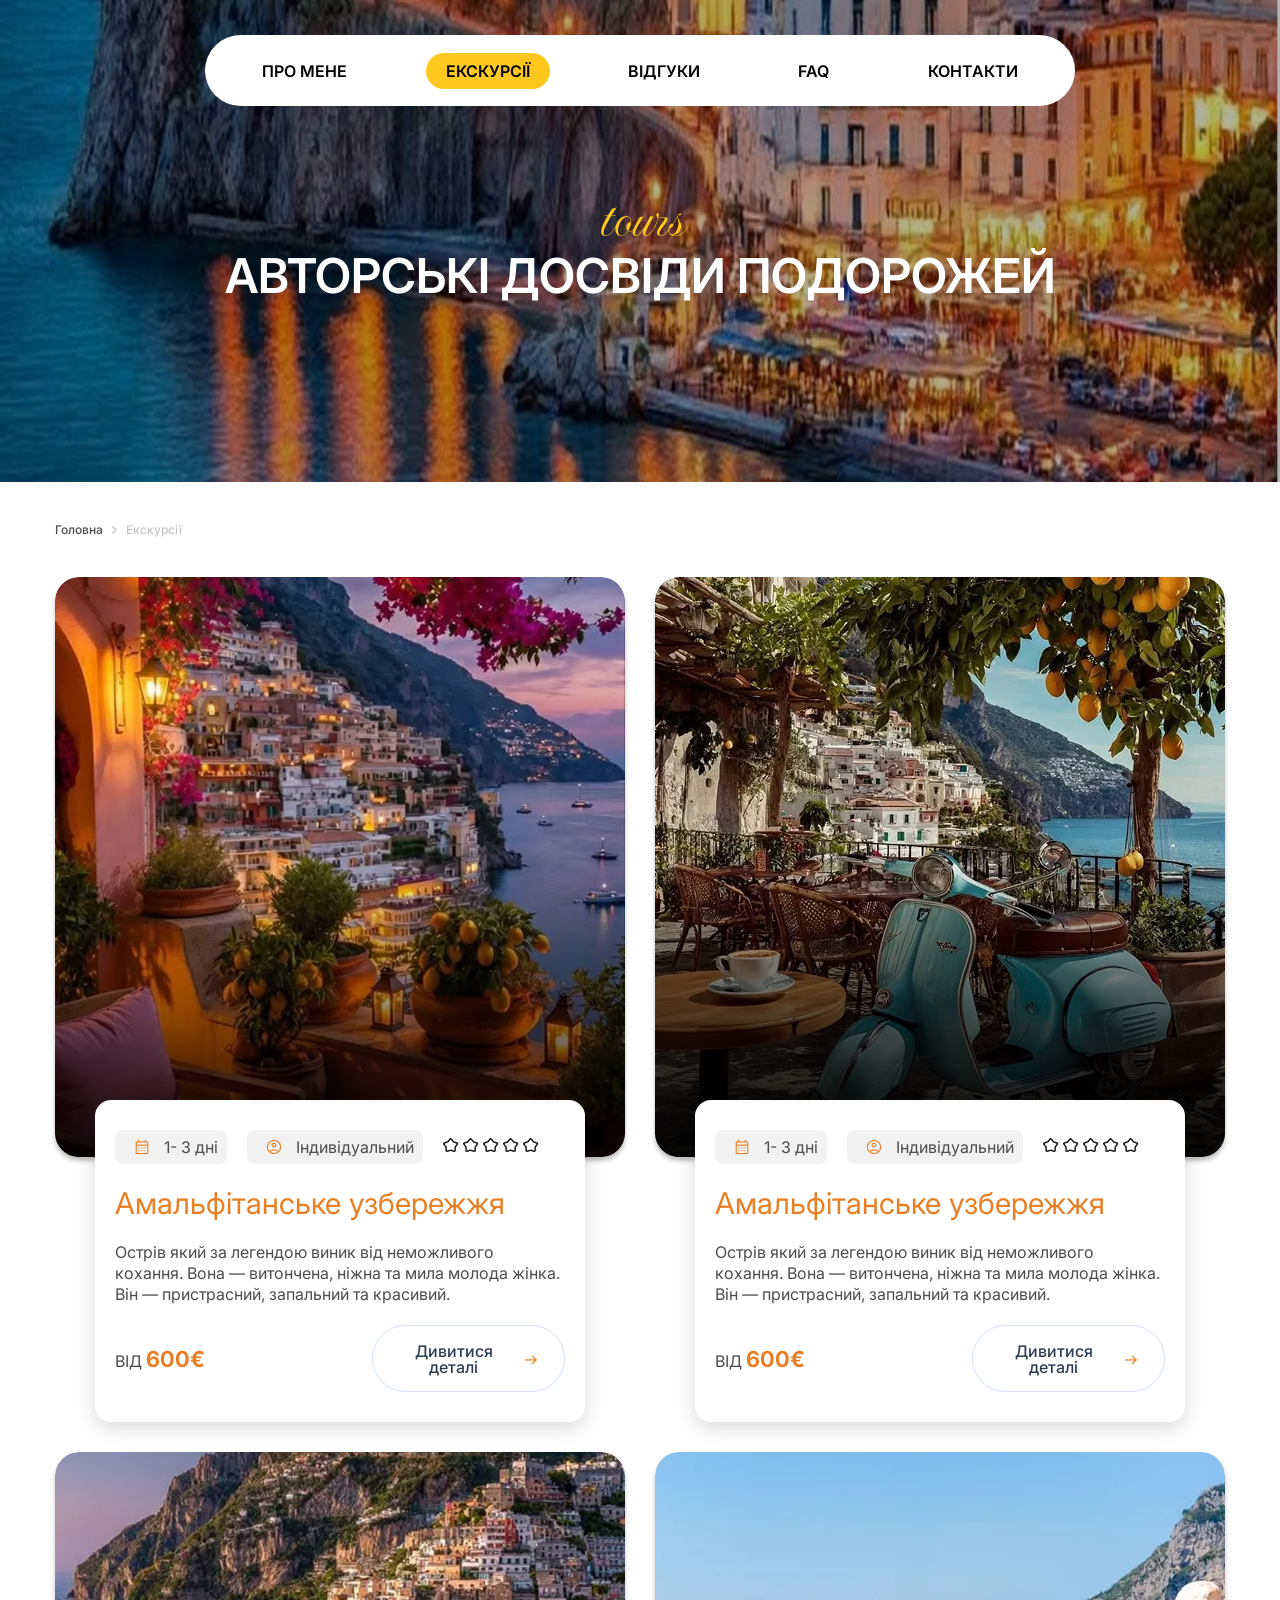
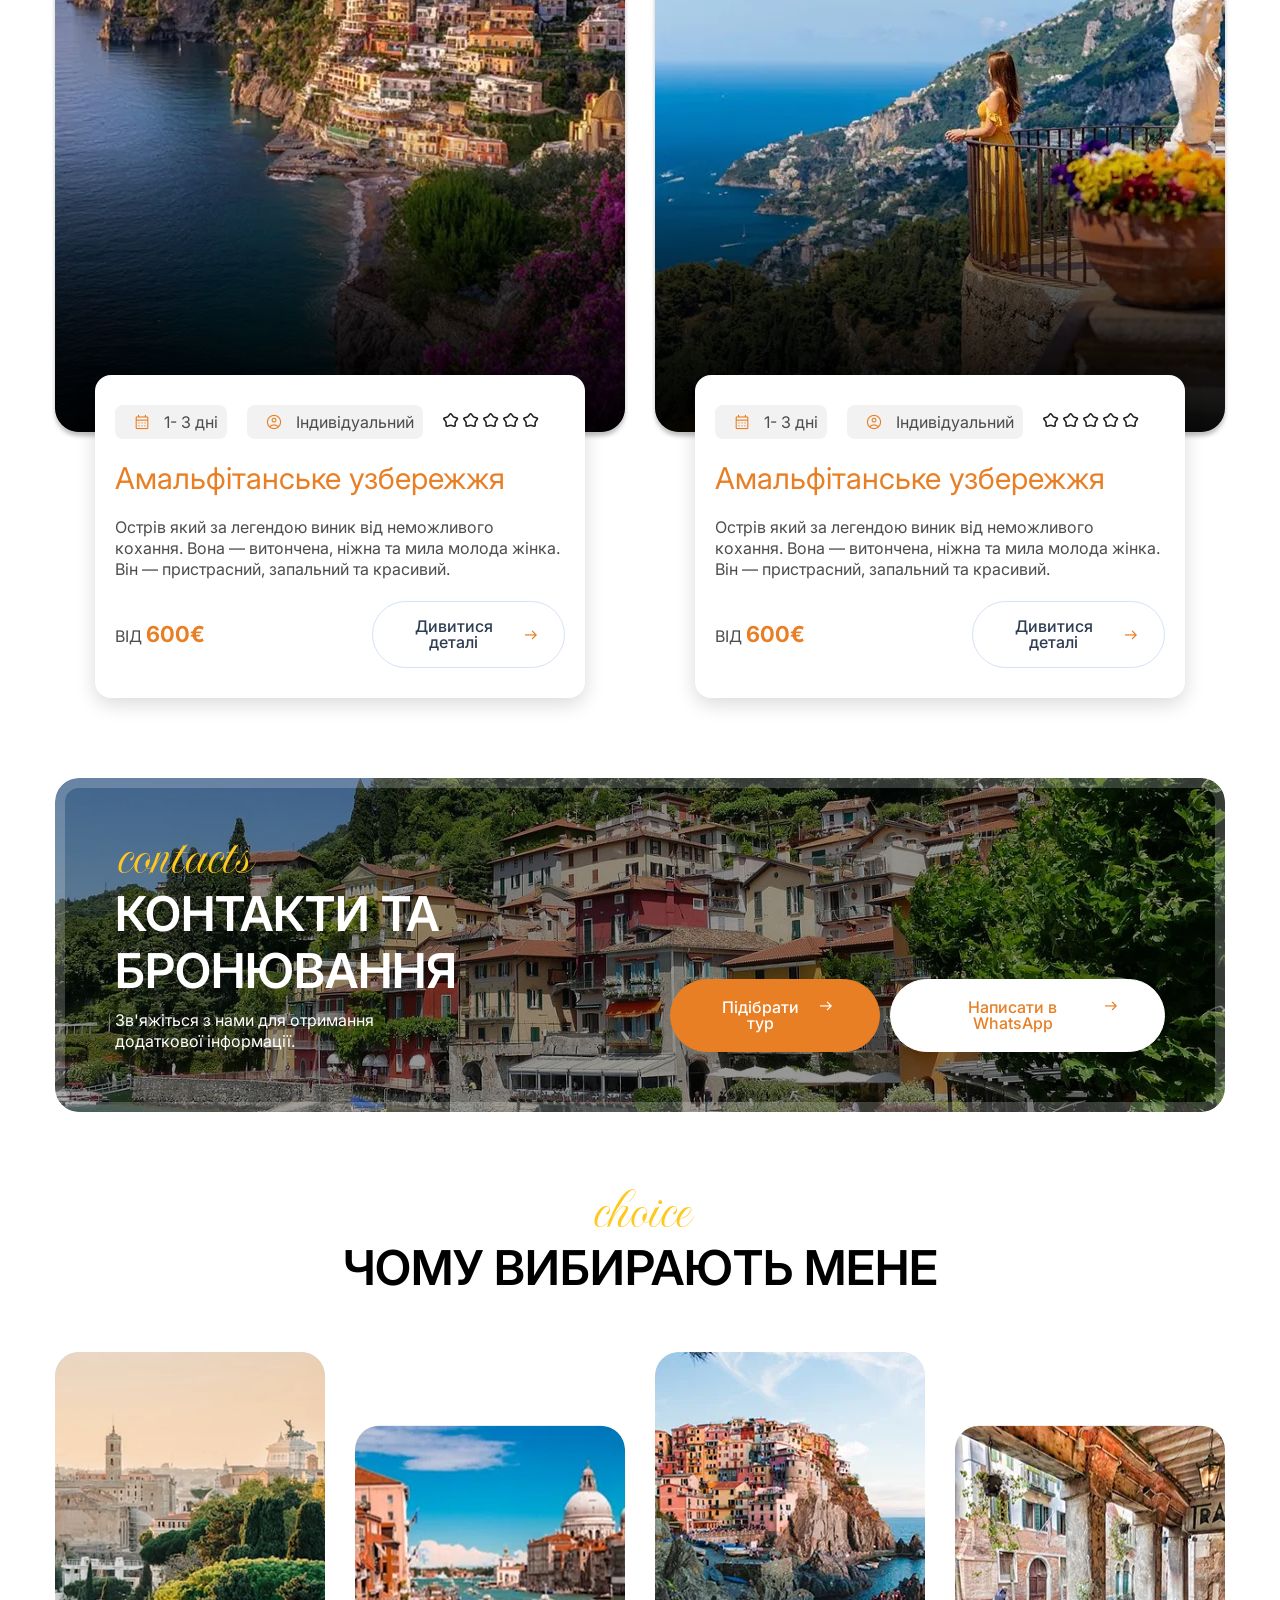
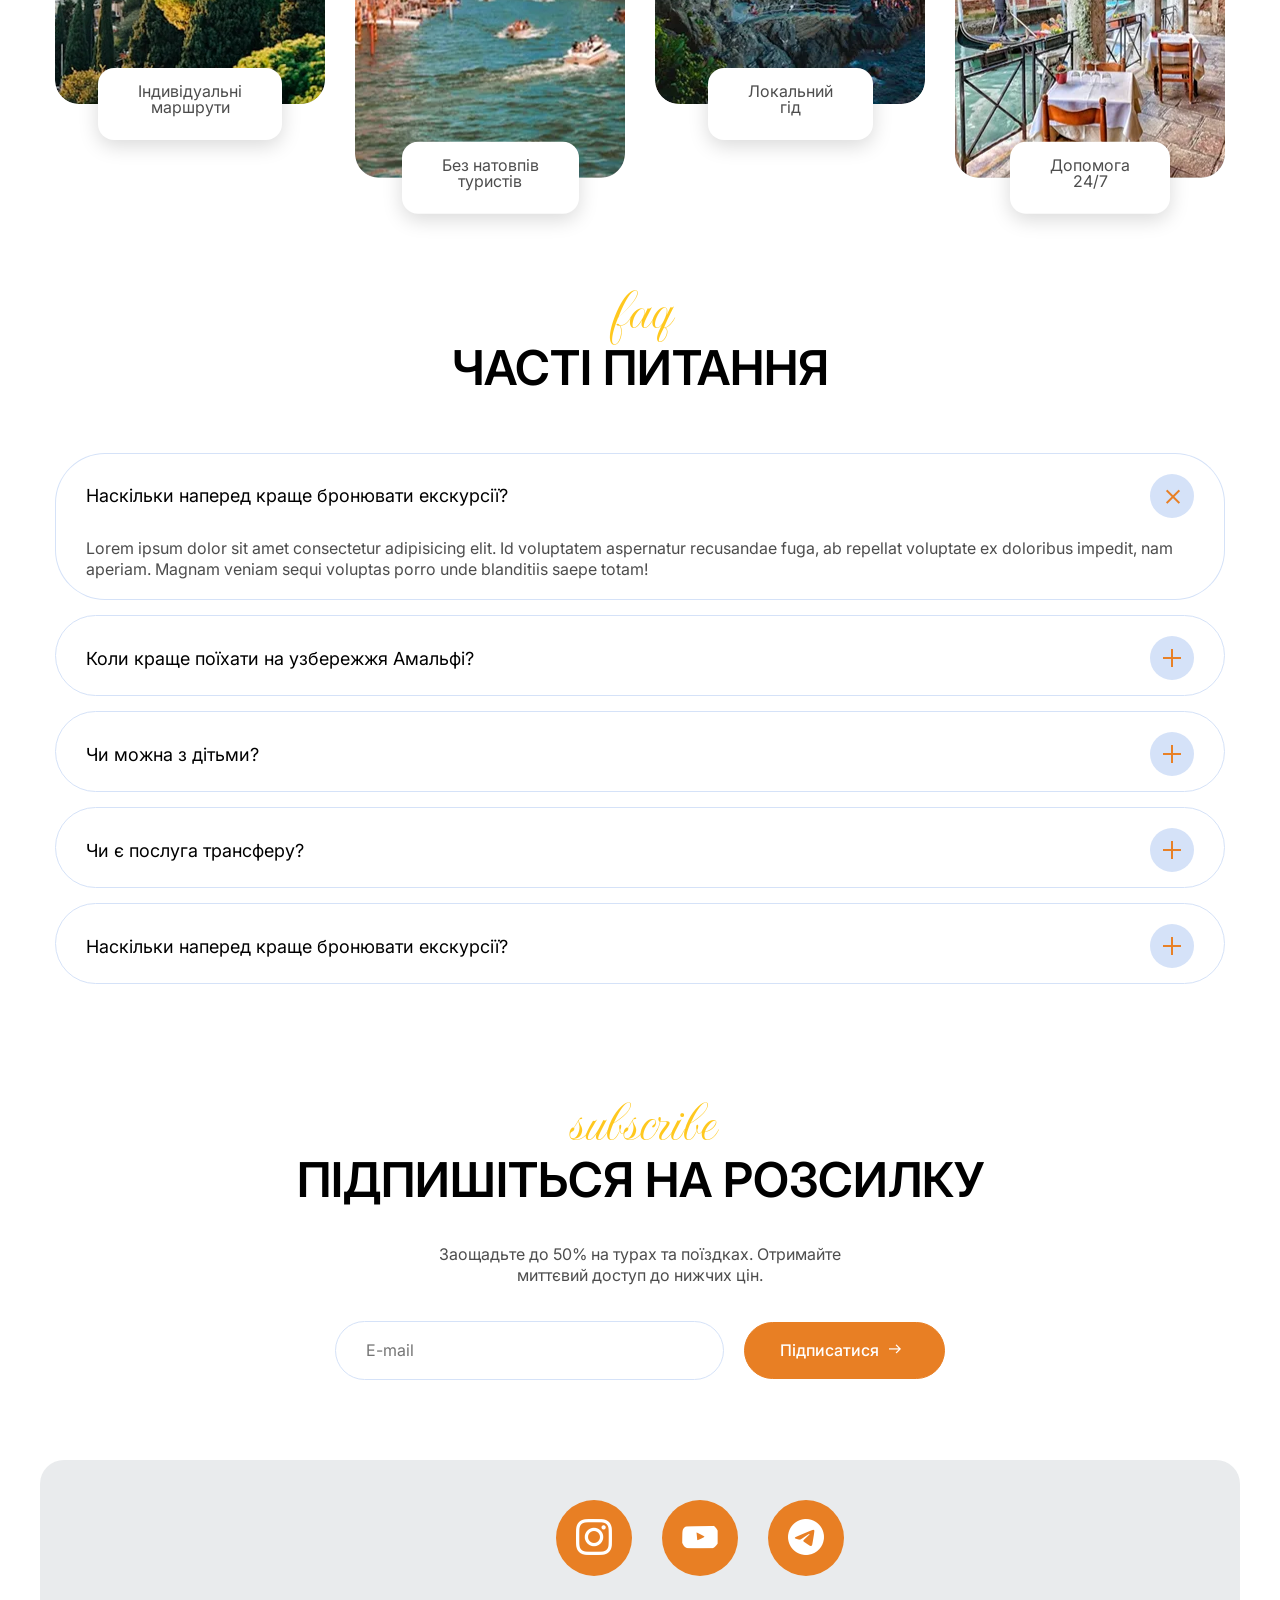
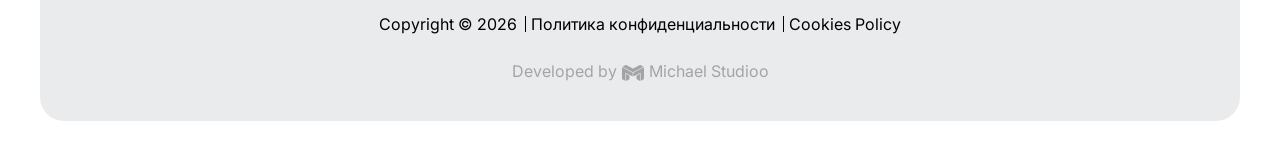
<file: tours.html>
<!doctype html>
<html lang="uk">
	<head>
		<meta charset="UTF-8">
		<meta name="viewport" content="width=device-width, initial-scale=1.0">
		<!-- <link rel="shortcut icon" href="@img/favicon.ico"> -->
		<title>Tours Page</title>
		<script type="module" crossorigin="" src="./js/tours.min.js?v=1782892379018"></script>
		<link rel="modulepreload" crossorigin="" href="./js/main.min.js?v=1782892379018">
		<link rel="modulepreload" crossorigin="" href="./js/banner.min.js?v=1782892379018">
		<link rel="modulepreload" crossorigin="" href="./js/faqsection.min.js?v=1782892379018">
		<link rel="modulepreload" crossorigin="" href="./js/rating.min.js?v=1782892379018">
		<link rel="stylesheet" crossorigin="" href="./css/main.min.css?v=1782892379018">
		<link rel="stylesheet" crossorigin="" href="./css/banner.min.css?v=1782892379018">
		<link rel="stylesheet" crossorigin="" href="./css/faqsection.min.css?v=1782892379018">
		<link rel="stylesheet" crossorigin="" href="./css/rating.min.css?v=1782892379018">
		<link rel="stylesheet" crossorigin="" href="./css/tours.min.css?v=1782892379018">
		<link rel="stylesheet" crossorigin="" href="./css/booking.min.css?v=1782892379018">
		<link rel="stylesheet" crossorigin="" href="./css/choiceelem.min.css?v=1782892379018">
		<link rel="stylesheet" crossorigin="" href="./css/button.min.css?v=1782892379018">
	</head>
	<body>
		<div class="wrapper">
			<header data-fls-header="" data-fls-header-scroll="600" data-fls-header-scroll-show="" class="header">
				<div class="header__container">
					<div class="header__menu menu">
						<nav class="menu__body">
							<ul class="menu__list">
								<li class="menu__item">
									<a href="about.html" class="menu__link">Про мене</a>
								</li>
								<li class="menu__item">
									<a href="tours.html" class="menu__link menu__link--active">екскурсії</a>
								</li>
								<li class="menu__item">
									<a href="testimonials.html" class="menu__link">Відгуки</a>
								</li>
								<li class="menu__item">
									<a href="faq.html" class="menu__link">FAQ</a>
								</li>
								<li class="menu__item">
									<a href="contacts.html" class="menu__link">Контакти</a>
								</li>
							</ul>
						</nav>
						<button type="button" data-fls-menu="" class="menu__icon icon-menu">
							<span></span>
						</button>
					</div>
					<!--
<fetch url="@components/layout/menu/menu.json">
<each loop='item in response'>
</each>
</fetch>
-->
				</div>
			</header>
			<main class="page">
				<div data-fls-tours="" class="tours">
					<section data-fls-banner="" class="tours__banner banner">
						<div class="banner__container">
							<h1 data-fls-title="" class="banner__title title title--middle title--white">
								Авторські досвіди подорожей
								<span>tours</span>
							</h1>
						</div>
					</section>
					<div data-fls-breadcrumbs="" class="tours__breadcrumbs breadcrumbs">
						<div class="breadcrumbs__container">
							<ul class="breadcrumbs__list">
								<li class="breadcrumbs__item">
									<a href="index.html" class="breadcrumbs__link">Головна</a>
								</li>
								<li class="breadcrumbs__item">
									<a href="#" class="breadcrumbs__link">Екскурсії</a>
								</li>
							</ul>
						</div>
					</div>
					<div class="tours__offers offers">
						<div class="offers__container">
							<ul class="offers__list">
								<!-- Card 1 -->
								<li data-fls-productcard="" class="offers__card product-card">
									<figure class="product-card__picture">
										<a href="#" class="product-card__picture-link">
											<picture>
												<img loading="lazy" alt="Image 01" src="./assets/img/products/picture_01.webp" srcset="./assets/img/products/picture_01.webp 1x,./assets/img/products/picture_01-2x.webp 2x,./assets/img/products/picture_01-3x.webp 3x">
											</picture>
										</a>
									</figure>
									<div class="product-card__body">
										<div class="product-card__inner">
											<div class="product-card__top">
												<div data-fls-plate="" class="product-card__plate plate">
													<span class="--icon-calendar"></span>
													<p class="plate__text">1- 3 дні</p>
												</div>
												<div data-fls-plate="" class="product-card__plate plate">
													<span class="--icon-user"></span>
													<p class="plate__text">Індивідуальний</p>
												</div>
												<div data-fls-rating="set" class="product-card__rating rating"></div>
											</div>
											<h2 class="product-card__title">Амальфітанське узбережжя</h2>
											<p class="product-card__text">
												Острів який за легендою виник від неможливого кохання. Вона — витончена, ніжна та мила молода жінка. Він — пристрасний, запальний та красивий.
											</p>
											<div class="product-card__footer">
												<p class="product-card__price">
													від
													<span>600€</span>
												</p>
												<a href="#" data-fls-button="" class="product-card__button button">
													Дивитися деталі
													<span class="--icon-arrow_right"></span>
												</a>
											</div>
										</div>
									</div>
								</li>
								<!-- Card 2 -->
								<li data-fls-productcard="" class="offers__card product-card">
									<figure class="product-card__picture">
										<a href="#" class="product-card__picture-link">
											<picture>
												<img loading="lazy" alt="Image 02" src="./assets/img/products/picture_02.webp" srcset="./assets/img/products/picture_02.webp 1x,./assets/img/products/picture_02-2x.webp 2x,./assets/img/products/picture_02-3x.webp 3x">
											</picture>
										</a>
									</figure>
									<div class="product-card__body">
										<div class="product-card__inner">
											<div class="product-card__top">
												<div data-fls-plate="" class="product-card__plate plate">
													<span class="--icon-calendar"></span>
													<p class="plate__text">1- 3 дні</p>
												</div>
												<div data-fls-plate="" class="product-card__plate plate">
													<span class="--icon-user"></span>
													<p class="plate__text">Індивідуальний</p>
												</div>
												<div data-fls-rating="set" class="product-card__rating rating"></div>
											</div>
											<h2 class="product-card__title">Амальфітанське узбережжя</h2>
											<p class="product-card__text">
												Острів який за легендою виник від неможливого кохання. Вона — витончена, ніжна та мила молода жінка. Він — пристрасний, запальний та красивий.
											</p>
											<div class="product-card__footer">
												<p class="product-card__price">
													від
													<span>600€</span>
												</p>
												<a href="#" data-fls-button="" class="product-card__button button">
													Дивитися деталі
													<span class="--icon-arrow_right"></span>
												</a>
											</div>
										</div>
									</div>
								</li>
								<!-- Card 3 -->
								<li data-fls-productcard="" class="offers__card product-card">
									<figure class="product-card__picture">
										<a href="#" class="product-card__picture-link">
											<picture>
												<img loading="lazy" alt="Image 03" src="./assets/img/products/picture_03.webp" srcset="./assets/img/products/picture_03.webp 1x,./assets/img/products/picture_03-2x.webp 2x,./assets/img/products/picture_03-3x.webp 3x">
											</picture>
										</a>
									</figure>
									<div class="product-card__body">
										<div class="product-card__inner">
											<div class="product-card__top">
												<div data-fls-plate="" class="product-card__plate plate">
													<span class="--icon-calendar"></span>
													<p class="plate__text">1- 3 дні</p>
												</div>
												<div data-fls-plate="" class="product-card__plate plate">
													<span class="--icon-user"></span>
													<p class="plate__text">Індивідуальний</p>
												</div>
												<div data-fls-rating="set" class="product-card__rating rating"></div>
											</div>
											<h2 class="product-card__title">Амальфітанське узбережжя</h2>
											<p class="product-card__text">
												Острів який за легендою виник від неможливого кохання. Вона — витончена, ніжна та мила молода жінка. Він — пристрасний, запальний та красивий.
											</p>
											<div class="product-card__footer">
												<p class="product-card__price">
													від
													<span>600€</span>
												</p>
												<a href="#" data-fls-button="" class="product-card__button button">
													Дивитися деталі
													<span class="--icon-arrow_right"></span>
												</a>
											</div>
										</div>
									</div>
								</li>
								<!-- Card 4 -->
								<li data-fls-productcard="" class="offers__card product-card">
									<figure class="product-card__picture">
										<a href="#" class="product-card__picture-link">
											<picture>
												<img loading="lazy" alt="Image 04" src="./assets/img/products/picture_04.webp" srcset="./assets/img/products/picture_04.webp 1x,./assets/img/products/picture_04-2x.webp 2x,./assets/img/products/picture_04-3x.webp 3x">
											</picture>
										</a>
									</figure>
									<div class="product-card__body">
										<div class="product-card__inner">
											<div class="product-card__top">
												<div data-fls-plate="" class="product-card__plate plate">
													<span class="--icon-calendar"></span>
													<p class="plate__text">1- 3 дні</p>
												</div>
												<div data-fls-plate="" class="product-card__plate plate">
													<span class="--icon-user"></span>
													<p class="plate__text">Індивідуальний</p>
												</div>
												<div data-fls-rating="set" class="product-card__rating rating"></div>
											</div>
											<h2 class="product-card__title">Амальфітанське узбережжя</h2>
											<p class="product-card__text">
												Острів який за легендою виник від неможливого кохання. Вона — витончена, ніжна та мила молода жінка. Він — пристрасний, запальний та красивий.
											</p>
											<div class="product-card__footer">
												<p class="product-card__price">
													від
													<span>600€</span>
												</p>
												<a href="#" data-fls-button="" class="product-card__button button">
													Дивитися деталі
													<span class="--icon-arrow_right"></span>
												</a>
											</div>
										</div>
									</div>
								</li>
							</ul>
						</div>
					</div>
					<section class="tours__booking booking-section">
						<div class="booking-section__container">
							<div data-fls-booking="" class="booking">
								<div class="booking__body">
									<div class="booking__content">
										<h2 data-fls-title="" class="booking__title title title--middle title--white">
											контакти
				та бронювання
											<span>contacts</span>
										</h2>
										<p class="booking__text">Зв'яжіться з нами для отримання додаткової інформації.</p>
									</div>
									<div class="booking__buttons">
										<button data-fls-button="" class="booking__button button button--yel">
											Підібрати тур
											<span class="--icon-arrow_right"></span>
										</button>
										<button data-fls-button="" class="booking__button button button--white">
											Написати в WhatsApp
											<span class="--icon-arrow_right"></span>
										</button>
									</div>
								</div>
								<figure class="booking__image">
									<picture>
										<source media="(max-width: 600px)" srcset="./assets/img/image-booking-600.webp 1x,./assets/img/image-booking-600-2x.webp 2x,./assets/img/image-booking-600-3x.webp 3x" type="image/webp">
										<source media="(max-width: 1200px)" srcset="./assets/img/image-booking-1200.webp 1x,./assets/img/image-booking-1200-2x.webp 2x,./assets/img/image-booking-1200-3x.webp 3x" type="image/webp">
										<img alt="Image" src="./assets/img/image-booking.webp" srcset="./assets/img/image-booking.webp 1x,./assets/img/image-booking-2x.webp 2x,./assets/img/image-booking-3x.webp 3x">
									</picture>
								</figure>
							</div>
						</div>
					</section>
					<section data-fls-choicesection="" class="tours__choice-section choice-section">
						<div class="choice-section__container">
							<h2 data-fls-title="" class="choice-section__title title title--middle">
								Чому вибирають мене
								<span>choice</span>
							</h2>
							<ul class="choice-section__list">
								<li data-fls-choiceelem="" class="choice-section__element choice-elem">
									<figure class="choice-elem__picture">
										<a href="#" class="choice-elem__picture-link">
											<picture>
												<img loading="lazy" alt="Image 01" src="./assets/img/choice/picture_01.webp" srcset="./assets/img/choice/picture_01.webp 1x,./assets/img/choice/picture_01-2x.webp 2x,./assets/img/choice/picture_01-3x.webp 3x">
											</picture>
										</a>
									</figure>
									<div class="choice-elem__body">
										<p class="choice-elem__text">
											Індивідуальні
											<br>
											маршрути
										</p>
									</div>
								</li>
								<li data-fls-choiceelem="" class="choice-section__element choice-elem">
									<figure class="choice-elem__picture">
										<a href="#" class="choice-elem__picture-link">
											<picture>
												<img loading="lazy" alt="Image 02" src="./assets/img/choice/picture_02.webp" srcset="./assets/img/choice/picture_02.webp 1x,./assets/img/choice/picture_02-2x.webp 2x,./assets/img/choice/picture_02-3x.webp 3x">
											</picture>
										</a>
									</figure>
									<div class="choice-elem__body">
										<p class="choice-elem__text">
											Без натовпів
											<br>
											туристів
										</p>
									</div>
								</li>
								<li data-fls-choiceelem="" class="choice-section__element choice-elem">
									<figure class="choice-elem__picture">
										<a href="#" class="choice-elem__picture-link">
											<picture>
												<img loading="lazy" alt="Image 03" src="./assets/img/choice/picture_03.webp" srcset="./assets/img/choice/picture_03.webp 1x,./assets/img/choice/picture_03-2x.webp 2x,./assets/img/choice/picture_03-3x.webp 3x">
											</picture>
										</a>
									</figure>
									<div class="choice-elem__body">
										<p class="choice-elem__text">
											Локальний
											<br>
											гід
										</p>
									</div>
								</li>
								<li data-fls-choiceelem="" class="choice-section__element choice-elem">
									<figure class="choice-elem__picture">
										<a href="#" class="choice-elem__picture-link">
											<picture>
												<img loading="lazy" alt="Image 04" src="./assets/img/choice/picture_04.webp" srcset="./assets/img/choice/picture_04.webp 1x,./assets/img/choice/picture_04-2x.webp 2x,./assets/img/choice/picture_04-3x.webp 3x">
											</picture>
										</a>
									</figure>
									<div class="choice-elem__body">
										<p class="choice-elem__text">
											Допомога
											<br>
											24/7
										</p>
									</div>
								</li>
							</ul>
						</div>
					</section>
					<section data-fls-faqsection="" class="tours__faq-section faq-section">
						<div class="faq-section__container">
							<h2 data-fls-title="" class="faq-section__title title title--middle">
								Часті питання
								<span>faq</span>
							</h2>
							<div class="faq-section__content">
								<div data-fls-spollers="" data-fls-spollers-one="" class="faq-section__spollers spollers">
									<details data-fls-spollers-open="" class="spollers__item">
										<summary class="spollers__title --icon-plus">Наскільки наперед краще бронювати екскурсії?</summary>
										<div class="spollers__body">
											<p>
												Lorem ipsum dolor sit amet consectetur adipisicing elit. Id voluptatem aspernatur recusandae fuga, ab repellat voluptate ex doloribus impedit, nam aperiam. Magnam veniam sequi voluptas porro unde blanditiis saepe totam!
											</p>
										</div>
									</details>
									<details class="spollers__item">
										<summary class="spollers__title --icon-plus">Коли краще поїхати на узбережжя Амальфі?</summary>
										<div class="spollers__body">
											<p>
												Lorem ipsum dolor sit amet consectetur adipisicing elit. Id voluptatem aspernatur recusandae fuga, ab repellat voluptate ex doloribus impedit, nam aperiam. Magnam veniam sequi voluptas porro unde blanditiis saepe totam!
											</p>
										</div>
									</details>
									<details class="spollers__item">
										<summary class="spollers__title --icon-plus">Чи можна з дітьми?</summary>
										<div class="spollers__body">
											<p>
												Lorem ipsum dolor sit amet consectetur adipisicing elit. Id voluptatem aspernatur recusandae fuga, ab repellat voluptate ex doloribus impedit, nam aperiam. Magnam veniam sequi voluptas porro unde blanditiis saepe totam!
											</p>
										</div>
									</details>
									<details class="spollers__item">
										<summary class="spollers__title --icon-plus">Чи є послуга трансферу?</summary>
										<div class="spollers__body">
											<p>
												Lorem ipsum dolor sit amet consectetur adipisicing elit. Id voluptatem aspernatur recusandae fuga, ab repellat voluptate ex doloribus impedit, nam aperiam. Magnam veniam sequi voluptas porro unde blanditiis saepe totam!
											</p>
										</div>
									</details>
									<details class="spollers__item">
										<summary class="spollers__title --icon-plus">Наскільки наперед краще бронювати екскурсії?</summary>
										<div class="spollers__body">
											Lorem ipsum dolor sit amet consectetur adipisicing elit. Id voluptatem aspernatur recusandae fuga, ab repellat voluptate ex doloribus impedit, nam aperiam. Magnam veniam sequi voluptas porro unde blanditiis saepe totam!
										</div>
									</details>
								</div>
							</div>
						</div>
					</section>
				</div>
			</main>
			<section data-fls-subscribe="" class="subscribe">
				<div class="subscribe__container">
					<h2 data-fls-title="" class="subscribe__title title title--middle">
						Підпишіться на розсилку
						<span>subscribe</span>
					</h2>
					<p class="subscribe__text">Заощадьте до 50% на турах та поїздках. Отримайте миттєвий доступ до нижчих цін.</p>
					<form class="subscribe__form form-subs" data-fls-form-validatenow="" data-fls-form="dev" data-fls-form-popup="popup" method="POST" action="/sendmail" novalidate>
						<input required type="email" name="form[email]" data-fls-form-errtext="Error" placeholder="E-mail" class="form-subs__input input">
						<button type="submit" class="form-subs__button button button--yel">
							Підписатися
							<span class="--icon-arrow_right"></span>
						</button>
					</form>
				</div>
			</section>
			<footer data-fls-footer="" class="footer">
				<div class="footer__container">
					<ul data-fls-sociallist="" class="footer__social-list social-list">
						<li class="social-list__social-elem">
							<a href="#" class="social-list__link --icon-s-insta" aria-label="Instagram"></a>
						</li>
						<li class="social-list__social-elem">
							<a href="#" class="social-list__link social-list__link--youtube --icon-s-youtube" aria-label="Youtube"></a>
						</li>
						<li class="social-list__social-elem">
							<a href="#" class="social-list__link --icon-s-telega" aria-label="Telegram"></a>
						</li>
					</ul>
					<div class="footer__info">
						<ul class="footer__info-elements">
							<li class="footer__info-element">
								<p>Copyright © 2026</p>
							</li>
							<li class="footer__info-element">
								<a href="#" class="footer__info-link">Политика конфиденциальности</a>
							</li>
							<li class="footer__info-element">
								<a href="#" class="footer__info-link">Cookies Policy</a>
							</li>
						</ul>
					</div>
					<div class="footer__bottom">
						<p class="footer__bottom-text">
							Developed by
							<a href="#" class="--icon-logo_michael">Michael Studioo</a>
						</p>
					</div>
				</div>
			</footer>
		</div>
	</body>
</html>
</file>
<file: css/main.min.css>
@import url("https://fonts.googleapis.com/css?family=Inter:regular,500,600,700&display=swap");@import url("https://fonts.googleapis.com/css?family=Imperial+Script:regular&display=swap");@import url("https://fonts.googleapis.com/css?family=Instrument+Serif:regular&display=swap");*{padding:0;margin:0;border:0}*,:after,:before{box-sizing:border-box}:after,:before{display:inline-block}body,html{height:100%}body{line-height:1;scrollbar-gutter:stable;-ms-text-size-adjust:100%;-moz-text-size-adjust:100%;-webkit-text-size-adjust:100%;-webkit-font-smoothing:antialiased;-moz-osx-font-smoothing:grayscale}button,input,textarea{font-family:inherit;font-size:inherit;line-height:inherit;color:inherit;background-color:transparent}input,textarea{width:100%}label{display:inline-block}button,option,select{cursor:pointer}a{display:inline-block;color:inherit;text-decoration:none}li{list-style:none}img{max-width:100%;height:auto;vertical-align:middle}h1,h2,h3,h4,h5,h6{font-weight:inherit;font-size:inherit}address{font-style:normal}@font-face{font-family:iconfont;font-display:swap;src:url(../assets/fonts/iconfont.woff2?a83973a134070e7b4770473e3ac8953c) format("woff2")}[class*="--icon-"]:before{font-family:iconfont}[class*="--icon-animated"]:before{content:"\f101"}[class*="--icon-arrow_right"]:before{content:"\f102"}[class*="--icon-calendar"]:before{content:"\f103"}[class*="--icon-check"]:before{content:"\f104"}[class*="--icon-check_small"]:before{content:"\f105"}[class*="--icon-chevron"]:before{content:"\f106"}[class*="--icon-directions_walk"]:before{content:"\f107"}[class*="--icon-error"]:before{content:"\f108"}[class*="--icon-euro"]:before{content:"\f109"}[class*="--icon-help"]:before{content:"\f10a"}[class*="--icon-logo_michael"]:before{content:"\f10b"}[class*="--icon-mail"]:before{content:"\f10c"}[class*="--icon-plus"]:before{content:"\f10d"}[class*="--icon-remove"]:before{content:"\f10e"}[class*="--icon-s-insta"]:before{content:"\f10f"}[class*="--icon-s-telega"]:before{content:"\f110"}[class*="--icon-s-youtube"]:before{content:"\f111"}[class*="--icon-star-active"]:before{content:"\f112"}[class*="--icon-star"]:before{content:"\f113"}[class*="--icon-user"]:before{content:"\f114"}:root{--font-family:"Inter",sans-serif;--font-secondary:"Instrument Serif",serif;--font-size:1rem;--main-color:#4d4d4d;--accent-color:#e87f24;--accent-light-color:#ffaa61;--accent-color-20:rgba(232,127,36,.2);--yellow-color:#ffc81e;--labels-color:#d9d9d9;--black-30:rgba(0,0,0,.3);--bg-secondary:#f2f2f2;--bg-gray:#f6f6f6;--light-blue:#d5e2f8;--dark-gray:#2e3c52;--dark-gray-10:rgba(46,60,82,.1);--dark-color:#1c1b1f;--text-gray:#b4b4b4}body{color:var(--main-color);font-family:var(--font-family);font-size:var(--font-size);min-width:20rem}[data-fls-scrolllock] body{overflow:hidden;touch-action:none;overscroll-behavior:none}.wrapper{min-height:100%;display:flex;flex-direction:column;overflow:clip}.wrapper>main{flex:1 1 auto}.wrapper>*{min-width:0}[class*=__container]{max-width:75rem;margin:0 auto;padding-left:.9375rem;padding-right:.9375rem}.title{font-family:var(--font-secondary);line-height:1.2;display:inline-flex;flex-wrap:wrap;align-items:end;color:#fff}.title span{font-family:Imperial Script,serif;font-size:13.75rem;color:var(--yellow-color)}.title.title--middle{display:flex;align-items:center;flex-direction:column-reverse;gap:.625rem;font-weight:600;line-height:1.2;text-transform:uppercase;font-family:var(--font-family);color:#000;text-align:center}.title.title--middle span{display:inline-flex;align-items:center;line-height:1;max-height:2.3125rem;text-transform:none;font-weight:400}.title.title--white{color:#fff;align-items:start;text-align:left;gap:.625rem}.title.title--white span{line-height:1;max-height:2.3125rem}.title.title--left{align-items:start;text-align:left}.title.title--small,.title.title--tiny{font-family:var(--font-family);color:#000;text-transform:uppercase;font-weight:600}.title.title--small{display:flex;align-items:center;flex-direction:column-reverse;gap:.625rem;line-height:1.2;text-align:center;font-size:1.125rem}.title.title--small span{display:inline-flex;align-items:center;line-height:1;max-height:2.3125rem;text-transform:none;font-weight:400}.menu__body{padding:1.09375rem 3.75rem;border-radius:3.125rem;background-color:#fff;max-width:54.375rem;margin:0 auto}.--header-scroll .menu__body{box-shadow:0 .375rem 1.25rem 0 rgba(0,0,0,.15)}.menu__list{display:flex;flex-wrap:wrap;justify-content:space-between;align-items:center;column-gap:1.25rem;row-gap:.3125rem}.menu__item{padding:.625rem 1.25rem;border-radius:3.125rem;transition:all .4s}.menu__item:has(.menu__link--active){background-color:var(--yellow-color)}.menu__link{text-transform:uppercase;font-weight:600;color:#000}.icon-menu{display:none}.header{width:100%;z-index:999;position:absolute;top:0;left:50%;transform:translateX(-50%);padding-block:2.1875rem}[data-fls-header-scroll].--header-scroll{position:sticky;top:0;right:0;left:0;transform:translateX(0);padding-block:1.25rem;width:100%;z-index:50}[data-fls-header-scroll-show].--header-scroll{transition:translate .3s;translate:0 -100%}[data-fls-header-scroll-show].--header-show{translate:0 0}.footer__container{background-color:var(--dark-gray-10);display:flex;justify-content:center;align-items:center;flex-direction:column}.footer__social-list{align-self:center}.footer__info:not(:last-child){margin-bottom:1.875rem}.footer__info-elements{display:flex;align-items:center;column-gap:.3125rem;row-gap:.625rem}.footer__info-element{display:inline-flex;gap:.5rem;color:#000}.footer__bottom-text{color:rgba(0,0,0,.3)}.footer__bottom-text,.footer__bottom-text a{display:inline-flex;align-items:center;column-gap:.3125rem}.footer__bottom-text a{justify-content:center;transition:color .3s}.footer__bottom-text a:before{font-size:1.375rem;margin-top:-.1875rem}.subscribe__container{display:flex;align-items:center;flex-direction:column;row-gap:2.1875rem}.subscribe__text{max-width:29.125rem;text-align:center;font-size:1rem;line-height:1.3}.form-subs{display:flex;gap:1.25rem;justify-content:space-between;align-items:center;max-width:38.125rem;width:100%;position:relative}.form-subs__input{border-radius:3.125rem;border:.0625rem solid var(--light-blue);padding:1.15625rem 1.875rem}.form-subs [data-fls-form-error]{position:absolute;color:red;left:1.875rem;top:calc(100% + .3125rem)}.social-list{width:fit-content;display:flex;align-items:center;column-gap:1.875rem}.social-list__social-elem{flex:0 0 4.75rem;aspect-ratio:1;background-color:var(--accent-color);border-radius:50%;display:flex;align-items:center;justify-content:center}.social-list__link:before{font-size:2.25rem;color:#fff;transition:all .3s ease-out}.social-list__link--youtube:before{transform:translateY(-10%)}@media (max-width:48em) and (any-hover:none){.icon-menu{cursor:default}}@media (max-width:48em){.title{line-height:1}.menu{display:flex;justify-content:flex-end}.menu__body{height:100svh;overflow:auto;padding:5rem .9375rem 1.875rem;border-radius:0;background-color:var(--yellow-color)}.menu__body,.menu__body:before{position:fixed;width:100%;left:-100%;top:0;transition:left .3s}.menu__body:before{content:"";height:3.625rem;z-index:2;background-color:#0068ab;box-shadow:0 .375rem 1.25rem 0 rgba(0,103,171,.164)}html[data-fls-menu-open] .menu__body,html[data-fls-menu-open] .menu__body:before{left:0}.menu__list{flex-direction:column;row-gap:1.5625rem;justify-self:flex-end;align-items:end}.menu__link{font-size:1.5rem}.icon-menu{display:block;position:relative;width:1.875rem;height:1.125rem;z-index:5}.icon-menu span,.icon-menu:after,.icon-menu:before{content:"";transition:all .3s ease 0s;right:0;position:absolute;width:100%;height:.125rem;background-color:#fff}.--header-scroll .icon-menu span,.--header-scroll .icon-menu:after,.--header-scroll .icon-menu:before{background-color:#000}.icon-menu:before{top:0}.icon-menu:after{bottom:0}.icon-menu span{top:calc(50% - .0625rem)}html[data-fls-menu-open] .icon-menu span{width:0}html[data-fls-menu-open] .icon-menu:before{top:calc(50% - .0625rem);transform:rotate(-45deg)}html[data-fls-menu-open] .icon-menu:after{bottom:calc(50% - .0625rem);transform:rotate(45deg)}.header{padding-block:1.25rem}.header.--header-show{box-shadow:0 .375rem 1.25rem 0 rgba(0,0,0,.15);background-color:#fff}.footer__info-elements{flex-direction:column}.subscribe__container{row-gap:1.875rem}.social-list__social-elem{flex-basis:3.75rem}.social-list__link:before{font-size:1.875rem}}@media (width < 48em){.menu__body{padding-inline:1.25rem}}@media (max-width:30em){.footer__info:not(:last-child){margin-bottom:1.25rem}.subscribe__container{row-gap:1.5625rem}.form-subs{flex-direction:column;row-gap:1.25rem}.form-subs__button{width:100%}.social-list{column-gap:1.25rem}.social-list__social-elem{flex-basis:2.8125rem}.social-list__link:before{font-size:1.25rem}}@media (width < 20em){.title{font-size:5rem}.title span{font-size:3.75rem}.title.title--middle{font-size:1.875rem}.title.title--middle span{font-size:2.5rem}.title.title--tiny{font-size:1.25rem}.title.title--small span{font-size:1.375rem}.footer__container{padding-block:1.25rem}.subscribe{padding-block:2.5rem}.social-list:not(:last-child){margin-bottom:1.25rem}}@media (width >= 20em) and (width < 75em){.title{font-size:clamp(5rem,.227272727275rem + 23.8636363636vw,18.125rem)}.title span{font-size:clamp(3.75rem,.1136363636375rem + 18.1818181818vw,13.75rem)}.title.title--middle{font-size:clamp(1.875rem,1.46590909090625rem + 2.0454545455vw,3rem)}.title.title--middle span{font-size:clamp(2.5rem,2.04545454545625rem + 2.2727272727vw,3.75rem)}.title.title--tiny{font-size:clamp(1.25rem,1.15909090909375rem + .4545454545vw,1.5rem)}.title.title--small span{font-size:clamp(1.375rem,.96590909090625rem + 2.0454545455vw,2.5rem)}.footer__container{padding-block:clamp(1.25rem,.79545454545625rem + 2.2727272727vw,2.5rem)}.subscribe{padding-block:clamp(2.5rem,1.59090909090625rem + 4.5454545455vw,5rem)}.social-list:not(:last-child){margin-bottom:clamp(1.25rem,.79545454545625rem + 2.2727272727vw,2.5rem)}}@media (width >= 30em){.footer{padding-bottom:2.1875rem}.footer__container{border-radius:1.5rem}}@media (width >= 48em) and (width < 121.25em){.menu__body{padding-inline:clamp(1.25rem,-.388225255975rem + 3.4129692833vw,3.75rem)}}@media (width >= 48em){.footer__info-element:not(:last-child):after{content:"";width:.0625rem;height:1rem;background-color:#000}}@media (width >= 75em){.title{font-size:18.125rem}.title span{font-size:13.75rem}.title.title--middle{font-size:3rem}.title.title--middle span{font-size:3.75rem}.title.title--tiny{font-size:1.5rem}.title.title--small span{font-size:2.5rem}.footer__container{padding-block:2.5rem}.subscribe{padding-block:5rem}.social-list:not(:last-child){margin-bottom:2.5rem}}@media (width >= 121.25em){.menu__body{padding-inline:3.75rem}}@media (any-hover:hover),(pointer:fine){html:not([data-fls-touch]) .menu__item:hover{background-color:var(--yellow-color)}html:not([data-fls-touch]) .footer__info-element:hover .footer__info-link{text-decoration:underline}html:not([data-fls-touch]) .footer__bottom-text a:hover{color:var(--main-color)}html:not([data-fls-touch]) .social-list__social-elem:hover .social-list__link:before{transform:scale(1.07)}}
</file>
<file: css/reviewssection.min.css>
[data-fls-slider]{overflow:hidden;padding-block-end:3.125rem;position:relative}[data-fls-slider].experiences__slider,[data-fls-slider].photos__slider,[data-fls-slider].reviews-section__slider{overflow:visible}.swiper-wrapper{width:100%;height:100%;box-sizing:content-box;display:flex;position:relative}.about-slider .swiper-wrapper{height:auto}.swiper-initialized{touch-action:pan-y}.swiper-vertical .swiper-wrapper{flex-direction:column}.swiper-autoheight .swiper-wrapper{align-items:flex-start}.swiper-initialized .swiper-slide{flex-shrink:0}.swiper-android .swiper-slide,.swiper-android .swiper-wrapper{transform:translateZ(0)}.swiper-pagination{display:inline-flex;align-items:center;column-gap:.75rem;position:absolute;bottom:0;left:50%;transform:translateX(-50%);width:auto;height:1.25rem}.swiper-pagination .swiper-pagination-bullet{block-size:.625rem;inline-size:.625rem;border-radius:50%;background-color:var(--labels-color)}.swiper-pagination .swiper-pagination-bullet-active{background-color:var(--accent-color)}.swiper-button-next,.swiper-button-prev{display:inline-flex;align-items:center;justify-content:center;width:4.0625rem;height:4.0625rem;border-radius:50%;background-color:#fff;box-shadow:0 .375rem .9375rem 0 rgba(0,0,0,.25);position:absolute;top:38%;transform:translateY(-50%)}.swiper-button-next:before,.swiper-button-prev:before{font-size:1.25rem;color:#1c1b1f}.swiper-button-next.swiper-button-disabled,.swiper-button-prev.swiper-button-disabled{opacity:.2}.swiper-button-next svg,.swiper-button-prev svg{display:none}.swiper-button-prev{left:-2rem}.swiper-button-prev:before{transform:rotate(180deg)}.swiper-button-next{right:-2.03125rem}.reviews-section{position:relative}.reviews-section__image-bg{position:absolute;width:42.5rem;height:28.3125rem;top:0;aspect-ratio:680/453}.reviews-section__image-bg--left{left:0}.reviews-section__image-bg--right{right:-23.75rem;transform:scaleX(-1)}.reviews-section__container{padding-block-start:2.8125rem;position:relative;z-index:2}.reviews-section__slide{max-width:35.625rem}@media (max-width:48em){.swiper-button-next,.swiper-button-prev{width:2.5rem;height:2.5rem}.swiper-button-next:before,.swiper-button-prev:before{font-size:1rem}.swiper-button-prev{left:-.3125rem}.swiper-button-next{right:-.3125rem}.reviews-section__image-bg--left{display:none}}@media (width < 20em){.reviews-section__title:not(:last-child){margin-bottom:2.5rem}}@media (width >= 20em) and (width < 75em){.reviews-section__title:not(:last-child){margin-bottom:clamp(2.5rem,2.1363636363625rem + 1.8181818182vw,3.5rem)}}@media (width >= 75em){.reviews-section__title:not(:last-child){margin-bottom:3.5rem}}
</file>
<file: css/faqsection.min.css>
[data-fls-spollers] summary{list-style:none}[data-fls-spollers] summary::-webkit-details-marker,[data-fls-spollers] summary::marker{display:none}.spollers{display:grid;gap:.9375rem}.spollers__item{font-size:1.25rem}.spollers__title{width:100%;cursor:default;text-align:left;border:.0625rem solid var(--light-blue);padding:1.25rem 1.875rem .9375rem;border-radius:3.125rem;position:relative;list-style:none;display:flex;column-gap:1.875rem;flex-direction:row-reverse;align-items:center;justify-content:space-between;font-size:1.125rem;color:#000;line-height:1.3;transition:all .1s ease 0s}.spollers__title::-webkit-details-marker,.spollers__title::marker{display:none}.--spoller-init .spollers__title{cursor:pointer}.--spoller-init .spollers__title:before{flex:0 0 2.75rem;height:2.75rem;font-size:1.125rem;display:inline-flex;align-items:center;justify-content:center;border-radius:50%;background-color:var(--light-blue);color:var(--accent-color);transition:all .8s ease 0s}.--spoller-init .spollers__title.--spoller-active{border-bottom:none;border-radius:3.125rem 3.125rem 0 0}.--spoller-init .spollers__title.--spoller-active:before{transform:rotate(135deg)}.spollers__body{padding:.3125rem 1.875rem 1.25rem;border-radius:0 0 3.125rem 3.125rem;border:.0625rem solid var(--light-blue);border-top:none;color:var(--main-color);line-height:1.3;font-size:1rem}.spollers__body p:not(:last-child){margin-bottom:.625rem}.faq-section{padding-block-end:2.5rem}@media (max-width:48em){.faq-section{padding-block-end:1.25rem}}@media (max-width:30em){.spollers__title{padding:.9375rem 1.25rem;font-size:1rem}.--spoller-init .spollers__title:before{flex-basis:1.875rem;height:1.875rem;font-size:.875rem}.spollers__body{padding-inline:1.25rem;font-size:.875rem}.faq-section{padding-block-end:.3125rem}}@media (width < 20em){.faq-section__title:not(:last-child){margin-bottom:2.5rem}}@media (width >= 20em) and (width < 75em){.faq-section__title:not(:last-child){margin-bottom:clamp(2.5rem,2.1363636363625rem + 1.8181818182vw,3.5rem)}}@media (width >= 75em){.faq-section__title:not(:last-child){margin-bottom:3.5rem}}
</file>
<file: css/rating.min.css>
.rating{display:inline-block}.rating--rew .rating__items{gap:.625rem}.rating__items{display:inline-flex;align-items:flex-start;gap:.25rem}.rating__item{flex:0 0 1rem;width:1rem;height:1rem;position:relative;background:url(../assets/img/star.svg) 0 0/1rem no-repeat;transition:all .3s}.rating__item--active{background:url(../assets/img/star-active.svg) 0 0/1rem no-repeat}.rating__item span{position:absolute;top:0;left:0;width:0;height:1rem;background:url(../assets/img/star-active.svg) 0 0/1rem no-repeat}.rating__item:not(:last-child):after{content:"";position:absolute;right:0;top:0;height:100%;width:.25rem;transform:translateX(100%)}[data-rating=set] .rating__item:not(:last-child):after{cursor:pointer}.rating__input{width:100%;height:100%;opacity:0;display:block}[data-fls-rating=set] .rating__input{cursor:pointer}@media (any-hover:hover){[data-fls-rating=set] .rating__items:hover .rating__item{background:url(../assets/img/star-active.svg) 0 0/1rem no-repeat}[data-fls-rating=set] .rating__item:hover~.rating__item{background:url(../assets/img/star.svg) 0 0/1rem no-repeat}[data-fls-rating=set] .rating__item:hover~.rating__item span{display:none}}
</file>
<file: css/index.min.css>
.main{position:relative;background:url(../assets/img/main.webp) 50%/cover no-repeat;color:#fff}.main:before{content:"";position:absolute;inset:0;width:100%;height:100%;background-color:rgba(0,0,0,.297)}.main__container-big{max-width:108.8125rem;margin:0 auto;position:relative;z-index:2}.main__container-big:not(:last-child){margin-bottom:1.875rem}.main__container{align-self:start;display:flex;flex-direction:column;position:relative;z-index:2}.main__types{display:flex;flex-wrap:wrap;justify-content:space-between;gap:1.25rem;max-width:38.125rem}.main__type{font-size:1.5rem;line-height:1.2}.main__buttons{display:flex;align-items:center;gap:1.25rem}.box-index{background-color:#fff;padding:1.6875rem;border-radius:2.25rem;box-shadow:0 -.1875rem 4.59375rem 0 rgba(0,0,0,.2);max-width:76.875rem;margin-inline:auto;margin-top:-5.875rem;position:relative;z-index:2}.box-index__list{display:flex;align-items:center;justify-content:space-between;gap:1.25rem;overflow-x:scroll}.box-index__item{width:9.125rem;aspect-ratio:1;display:flex;align-items:center;justify-content:center;border:.0625rem solid var(--accent-color);border-radius:50%;padding:.375rem}.box-index__inner{width:8.25rem;height:8.25rem;border-radius:50%;aspect-ratio:1}.box-index__inner img{width:100%;height:100%;object-fit:cover}.experiences__title:not(:last-child),.photos__title:not(:last-child){margin-bottom:2.5rem}@media (max-width:48em){.main__type{font-size:1.375rem}.box-index{padding:1.25rem;margin-top:-4.375rem}.box-index__list{gap:.9375rem}.box-index__item{width:6.25rem}.box-index__inner{width:5.375rem;height:5.375rem}}@media (max-width:30em){.main__types{row-gap:.9375rem}.main__type{font-size:1.25rem}.main__buttons{flex-direction:column;gap:.9375rem}.main__button{width:100%}.box-index{padding:.9375rem;margin-top:-3.125rem}.box-index__list{gap:.4375rem}.box-index__item{width:4.375rem}.box-index__inner{width:3.5rem;height:3.5rem}}@media (width < 20em){.index__about-section,.index__box,.index__choice-section,.index__experiences:not(:last-child),.index__photos,.index__reviews-section{margin-bottom:2.5rem}.main{padding-bottom:5rem;padding-top:5rem}.main__container{row-gap:1.875rem}}@media (width >= 20em) and (width < 75em){.index__box{margin-bottom:clamp(2.5rem,1.59090909090625rem + 4.5454545455vw,5rem)}.index__experiences:not(:last-child){margin-bottom:clamp(2.5rem,1.8863636363625rem + 3.0681818182vw,4.1875rem)}.index__about-section{margin-bottom:clamp(2.5rem,1.59090909090625rem + 4.5454545455vw,5rem)}.index__photos{margin-bottom:clamp(2.5rem,2.04545454545625rem + 2.2727272727vw,3.75rem)}.index__choice-section,.index__reviews-section{margin-bottom:clamp(2.5rem,1.59090909090625rem + 4.5454545455vw,5rem)}.main{padding-bottom:clamp(5rem,2.84090909090625rem + 10.7954545455vw,10.9375rem);padding-top:clamp(5rem,4.31818181818125rem + 3.4090909091vw,6.875rem)}.main__container{row-gap:clamp(1.875rem,1.30681818181875rem + 2.8409090909vw,3.4375rem)}}@media (width >= 75em){.index__box{margin-bottom:5rem}.index__experiences:not(:last-child){margin-bottom:4.1875rem}.index__about-section{margin-bottom:5rem}.index__photos{margin-bottom:3.75rem}.index__choice-section,.index__reviews-section{margin-bottom:5rem}.main{padding-bottom:10.9375rem;padding-top:6.875rem}.main__container{row-gap:3.4375rem}}
</file>
<file: css/aboutelem.min.css>
.about-section__container-middle{max-width:92.1875rem;margin:0 auto}.about-section__body{display:flex;align-items:center;gap:1.875rem;justify-content:space-between}.about-section__photo{flex:0 1 40.5rem;aspect-ratio:648/817;border-radius:1.5rem;overflow:hidden}.about-section__photo img{width:100%;height:100%;object-fit:cover}.about-section__content{flex:0 1 41.9375rem;display:flex;flex-direction:column;align-items:start}.about-section__elements{width:100%;gap:1.25rem 1.875rem;display:grid;grid-template-columns:repeat(auto-fit,minmax(16.25rem,1fr))}.about-section__info{display:flex;flex-direction:column;align-items:start;position:relative}.about-section__info:before{position:absolute;inset:0;content:"";width:.125rem;height:100%;background-color:var(--yellow-color)}.about-section__text{font-size:1rem;line-height:1.3}.about-section__text p:not(:last-child){margin-bottom:.625rem}.about-elem{counter-increment:elem;background-color:#fff;border-radius:1.125rem;box-shadow:0 .375rem 1.25rem 0 rgba(0,0,0,.15);padding:.9375rem 1.25rem}.about-elem__body{display:flex;flex-direction:column}.about-elem__counter{width:5rem;height:5rem;aspect-ratio:1;border:.0625rem solid var(--accent-color-20);border-radius:50%;display:flex;align-items:center;justify-content:center}.about-elem__counter:not(:last-child){margin-bottom:1.875rem}.about-elem__counter:before{content:counter(elem,decimal-leading-zero);font-size:3rem;color:var(--accent-color);font-family:Imperial Script,serif}.about-elem__lable{font-size:1.125rem;line-height:1.277778;color:#000}.about-elem__lable:not(:last-child){margin-bottom:.625rem}.about-elem__text{line-height:1.3125}@media (max-width:62em){.about-section__body{flex-direction:column-reverse}.about-section__content,.about-section__photo{flex-basis:100%}}@media (max-width:30em){.about-section__button{width:100%}}@media (width < 20em){.about-section__content{row-gap:1.875rem}.about-section__info{padding-inline-start:.625rem;row-gap:1.875rem}}@media (width >= 20em) and (width < 75em){.about-section__content{row-gap:clamp(1.875rem,1.647727272725rem + 1.1363636364vw,2.5rem)}.about-section__info{padding-inline-start:clamp(.625rem,-.05681818181875rem + 3.4090909091vw,2.5rem);row-gap:clamp(1.875rem,1.647727272725rem + 1.1363636364vw,2.5rem)}}@media (width >= 75em){.about-section__content{row-gap:2.5rem}.about-section__info{padding-inline-start:2.5rem;row-gap:2.5rem}}
</file>
<file: css/booking.min.css>
.product-card{display:flex;flex-direction:column}.product-card__picture{overflow:hidden;border-radius:1.5rem;aspect-ratio:570/580;position:relative}.product-card__picture:before{content:"";position:absolute;top:0;left:0;width:100%;height:100%;background:linear-gradient(0deg,rgba(0,0,0,.86),transparent 50%)}.product-card__picture-link{width:100%}.product-card__picture-link img{width:100%;height:100%;object-fit:contain;transition:transform .5s}.product-card__body{padding:1.875rem 1.25rem;background-color:#fff;border-radius:1rem;box-shadow:0 .375rem 1.25rem 0 rgba(0,0,0,.15);max-width:30.625rem;align-self:center}.product-card__inner{display:flex;flex-direction:column;row-gap:1.3125rem}.product-card__top{display:flex;align-items:center;column-gap:1.25rem;row-gap:.625rem;flex-wrap:wrap}.product-card__title{line-height:1.2;color:var(--accent-color)}.product-card__text{line-height:1.3}.product-card__footer{display:flex;flex-wrap:wrap;row-gap:.625rem;align-items:center;justify-content:space-between;column-gap:.9375rem}.product-card__price{text-transform:uppercase;line-height:1.1875}.product-card__price span{font-size:1.375rem;font-weight:700;color:var(--accent-color)}.plate{display:inline-flex;align-items:center;background-color:var(--bg-secondary);column-gap:.625rem;padding:.3125rem .9375rem;border-radius:.5rem}.plate span{flex:0 0 1.5rem;height:1.5rem;display:flex;align-items:center;justify-content:center}.plate span:before{font-size:1.125rem;color:var(--accent-color)}.plate__text{white-space:nowrap;line-height:1.3}.booking{position:relative;overflow:hidden;border-radius:1.5rem}.booking:after{content:"";position:absolute;inset:0;border-radius:inherit;box-shadow:inset 0 0 0 .625rem hsla(0,0%,100%,.2);pointer-events:none;z-index:3}.booking__body{display:flex;flex-wrap:wrap;align-items:end;justify-content:space-between;column-gap:1.25rem;row-gap:2.5rem;position:relative;z-index:2}.booking__title{max-width:26.875rem;align-items:start}.booking__title:not(:last-child){margin-bottom:.625rem}.booking__text{color:#fff;max-width:20.625rem;line-height:1.3}.booking__buttons{display:flex;align-items:center;gap:.625rem}.booking__image{position:absolute;inset:0;width:100%;height:auto;overflow:hidden;border-radius:1.5rem}.booking__image:before{position:absolute;content:"";width:100%;height:100%;inset:0;background-color:rgba(0,0,0,.404)}.booking__image img{width:100%;height:100%;object-fit:cover}@media (max-width:30em){.product-card__picture{border-radius:1.5rem 1.5rem 0 0}.product-card__body{padding:.9375rem;border-radius:0 0 1rem 1rem}.product-card__inner{row-gap:.9375rem}.product-card__text{font-size:.875rem}.product-card__button{width:100%}.booking__buttons{flex-direction:column;width:100%}.booking__button{width:100%}}@media (width < 20em){.product-card__title{font-size:1.375rem}.booking{padding:1.875rem;margin-bottom:2.5rem}}@media (width >= 20em) and (width < 75em){.product-card__title{font-size:clamp(1.375rem,1.19318181818125rem + .9090909091vw,1.875rem)}.booking{padding:clamp(1.875rem,1.19318181818125rem + 3.4090909091vw,3.75rem);margin-bottom:clamp(2.5rem,1.59090909090625rem + 4.5454545455vw,5rem)}}@media (min-width:30em){.product-card__picture{box-shadow:0 .25rem .25rem 0 rgba(0,0,0,.25)}.product-card__body{margin-top:-10%;position:relative;z-index:2;width:86%}}@media (width >= 75em){.product-card__title{font-size:1.875rem}.booking{padding:3.75rem;margin-bottom:5rem}}@media (any-hover:hover),(pointer:fine){html:not([data-fls-touch]) .product-card__picture:hover .product-card__picture-link img{transform:scale(1.05)}}
</file>
<file: css/choiceelem.min.css>
.choice-section__list{display:grid;grid-template-columns:repeat(auto-fit,minmax(14.375rem,1fr));gap:1.875rem}.choice-elem{display:flex;flex-direction:column;justify-content:center;max-width:100%}.choice-elem__picture{overflow:hidden;border-radius:1.5rem;aspect-ratio:270/352;position:relative;background-color:var(--labels-color)}.choice-elem__picture-link{width:100%;height:100%}.choice-elem__picture-link img{width:100%;height:100%;object-fit:cover;transition:transform .5s}.choice-elem__body{align-self:center;padding:.9375rem 2.5rem;background-color:#fff;border-radius:1rem;box-shadow:0 .375rem 1.25rem 0 rgba(0,0,0,.15);max-width:11.9375rem;min-height:4.5rem;margin-top:-2.25rem;position:relative;z-index:2}.choice-elem__text{text-align:center}@media (max-width:68.75em){.choice-section__list{grid-template-columns:repeat(2,1fr)}}@media (max-width:48em){.choice-section__list{grid-template-columns:repeat(auto-fit,minmax(13.125rem,1fr))}}@media (width < 20em){.choice-section__title:not(:last-child){margin-bottom:2.5rem}.choice-section__list{gap:.9375rem}}@media (width >= 20em) and (width < 75em){.choice-section__title:not(:last-child){margin-bottom:clamp(2.5rem,2.1363636363625rem + 1.8181818182vw,3.5rem)}.choice-section__list{gap:clamp(.9375rem,.59659090909375rem + 1.7045454545vw,1.875rem)}}@media (min-width:68.75em){.choice-section__container{padding-block-end:4.5rem}.choice-section__element:nth-child(2n){transform:translateY(19%)}}@media (width >= 75em){.choice-section__title:not(:last-child){margin-bottom:3.5rem}.choice-section__list{gap:1.875rem}}@media (any-hover:hover),(pointer:fine){html:not([data-fls-touch]) .choice-elem:hover .choice-elem__picture{box-shadow:0 .25rem .25rem 0 rgba(0,0,0,.25)}html:not([data-fls-touch]) .choice-elem:hover .choice-elem__picture-link img{transform:scale(1.05)}}
</file>
<file: css/reviewitem.min.css>
.review-item{padding:1.25rem;background-color:#fff;border-radius:1rem;box-shadow:0 .375rem 1.25rem 0 rgba(0,0,0,.15);display:flex;flex-direction:column;gap:1.875rem;height:fit-content}.review-item--people{max-width:29.375rem}.review-item--people .review-item__text{display:-webkit-box;-webkit-box-orient:vertical;-webkit-line-clamp:3;overflow:hidden;text-overflow:ellipsis}.review-item__main{padding:1.875rem 1.25rem;border-radius:.5rem;display:flex;flex-direction:column;background-color:var(--bg-gray);font-size:1rem;color:#000;line-height:1.3;flex-grow:1}.review-item__rating:not(:last-child){margin-bottom:.625rem}.review-item__caption:not(:last-child){margin-bottom:.9375rem}.review-item__floor{display:flex;align-items:center;column-gap:1.1875rem}.review-item__photo{width:4.375rem;height:4.375rem;aspect-ratio:1}.review-item__photo img{width:100%;height:100%;object-fit:cover}.review-item__name{color:var(--accent-color);line-height:1.611111}.review-item__geo{font-size:.875rem;line-height:1.571429;color:var(--text-gray)}
</file>
<file: css/button.min.css>
.button{display:inline-flex;column-gap:.625rem;padding:1.03125rem 1.1875rem;border:.0625rem solid var(--light-blue);color:var(--dark-gray);border-radius:3.125rem;font-weight:500;transition:all .3s ease-out;text-align:center;justify-content:center}.button span{flex:0 0 1.25rem;display:inline-flex;align-items:center}.button span:before{font-size:.75rem;color:var(--accent-color)}.button--fw{width:100%}.button--white,.button--yel{padding:1.21875rem 2.4375rem}.button--yel{background-color:var(--accent-color);border-color:var(--accent-color);color:#fff}.button--yel span:before{color:#fff}.button--white{background-color:#fff;border-color:#fff}.button--white,.button--white span:before{color:var(--accent-color)}.button--classic{background-color:#fff;border-color:#fff;color:#000}@media (any-hover:hover){.button:hover{background-color:var(--accent-color);border-color:var(--accent-color);color:#fff}.button:hover span:before{color:#fff}}@media (any-hover:hover),(pointer:fine){html:not([data-fls-touch]) .button--yel:hover{background-color:var(--accent-light-color);border-color:var(--accent-light-color)}}
</file>
<file: css/banner.min.css>
.breadcrumbs__list{flex-wrap:wrap;row-gap:.9375rem}.breadcrumbs__item,.breadcrumbs__list{display:flex;align-items:center}.breadcrumbs__item:not(:last-child):after{font-family:iconfont;content:"\f106";font-size:.5rem;margin-inline:.5625rem;color:#c3c3c3}.breadcrumbs__item:last-child .breadcrumbs__link{color:#c3c3c3}.breadcrumbs__link{font-size:.75rem;font-weight:500;line-height:1.25;transition:color .3s;color:var(--main-color)}.breadcrumbs__item .breadcrumbs__dots{display:block;width:.625rem;height:1.3125rem;background:radial-gradient(ellipse .03125rem .046875rem,var(--main-color) 100%,transparent 100%) 50%/.25rem .125rem repeat-x}.banner{background:url(../assets/img/banner.webp) 0 0/cover no-repeat;min-height:30.125rem;display:flex;padding-block-start:12.5rem;justify-content:center}.banner--second{background:url(../assets/img/banner_01.webp) 0 0/cover no-repeat}.banner__container{display:flex;justify-content:center;align-items:center;height:100%}.banner__title{max-width:60.5625rem;text-align:center}.banner__title span{text-align:center;align-self:center}@media (max-width:30em){.breadcrumbs__list{row-gap:.3125rem}}@media (width < 20em){.breadcrumbs{padding-block:1.25rem}.banner{padding-block-start:6.25rem}}@media (width >= 20em) and (width < 75em){.breadcrumbs{padding-block:clamp(1.25rem,.79545454545625rem + 2.2727272727vw,2.5rem)}.banner{padding-block-start:clamp(6.25rem,3.977272727275rem + 11.3636363636vw,12.5rem)}}@media (width >= 75em){.breadcrumbs{padding-block:2.5rem}.banner{padding-block-start:12.5rem}}@media (any-hover:hover){.breadcrumbs__item:hover:not(:last-child) .breadcrumbs__link{color:var(--accent-color)}.breadcrumbs__item:hover:last-child .breadcrumbs__link{cursor:not-allowed}}
</file>
<file: css/about.min.css>
.info-block__descriptions{display:flex}.info-block__column{font-size:1rem;line-height:1.3;position:relative}.info-block__column:before{position:absolute;inset:0;content:"";width:.125rem;height:100%;background-color:var(--yellow-color)}.info-block__column p:not(:last-child){margin-bottom:.625rem}.reviews-section{padding-block-end:1.25rem}@media (max-width:48em){.info-block__container{display:flex;flex-direction:column-reverse;gap:2.5rem}}@media (width < 20em){.about__about-section,.about__choice-section,.about__info-block{margin-bottom:2.5rem}.info-block__descriptions:not(:last-child){margin-bottom:1.875rem}.info-block__descriptions{gap:.625rem}.info-block__column{padding-inline-start:.625rem}}@media (width >= 20em) and (width < 75em){.about__about-section{margin-bottom:clamp(2.5rem,2.04545454545625rem + 2.2727272727vw,3.75rem)}.about__choice-section,.about__info-block{margin-bottom:clamp(2.5rem,1.59090909090625rem + 4.5454545455vw,5rem)}.info-block__descriptions:not(:last-child){margin-bottom:clamp(1.875rem,1.19318181818125rem + 3.4090909091vw,3.75rem)}.info-block__descriptions{gap:clamp(.625rem,.17045454545625rem + 2.2727272727vw,1.875rem)}.info-block__column{padding-inline-start:clamp(.625rem,-.05681818181875rem + 3.4090909091vw,2.5rem)}}@media (width >= 48em){.info-block__article{display:grid;grid-template-columns:1fr 1fr;gap:1.875rem}}@media (width >= 75em){.about__about-section{margin-bottom:3.75rem}.about__choice-section,.about__info-block{margin-bottom:5rem}.info-block__descriptions:not(:last-child){margin-bottom:3.75rem}.info-block__descriptions{gap:1.875rem}.info-block__column{padding-inline-start:2.5rem}}
</file>
<file: css/contacts.min.css>
.intercourse__container{display:flex;justify-content:space-between;gap:2.1875rem 1.25rem}.intercourse__connection{flex:0 1 42.5rem}.intercourse__elements{display:flex;align-items:start;flex-direction:column}.intercourse__lable:not(:last-child){margin-bottom:.625rem}.intercourse__lable{font-size:1rem;line-height:1.3;text-transform:capitalize}.intercourse__value{font-size:1.5rem;line-height:1.2;font-weight:600;color:#000;text-transform:uppercase}.intercourse__aside{flex-basis:29.375rem;flex-shrink:0}input[type=email],input[type=tel],input[type=text],textarea{-webkit-appearance:none;-moz-appearance:none;appearance:none}.input{border-radius:0;width:100%;display:block;padding:.625rem;border:.0625rem solid #eee;caret-color:inherit}.input.--form-focus{color:var(--dark-color)}.input[placeholder]:not([data-fls-placeholder-nohiden])::placeholder{transition:opacity .3s}.input[placeholder]:not([data-fls-placeholder-nohiden]):focus::placeholder{opacity:0}textarea.input{resize:vertical;padding:1.0625rem .625rem 1.0625rem 2.75rem;height:15rem}@media (max-width:62em){.intercourse__aside{flex-basis:23.125rem}}@media (max-width:48em){.intercourse__container{flex-direction:column}.intercourse__connection{flex-basis:100%}.intercourse__lable{font-size:1rem}.intercourse__aside{flex:0 1 100%}}@media (max-width:30em){.intercourse__lable{font-size:.75rem}.intercourse__lable:not(:last-child){margin-bottom:.3125rem}}@media (width < 20em){.intercourse__elements{row-gap:.9375rem}.intercourse__value{font-size:1rem}}@media (width >= 20em) and (width < 75em){.intercourse__elements{row-gap:clamp(.9375rem,.36931818181875rem + 2.8409090909vw,2.5rem)}.intercourse__value{font-size:clamp(1rem,.81818181818125rem + .9090909091vw,1.5rem)}}@media (width >= 75em){.intercourse__elements{row-gap:2.5rem}.intercourse__value{font-size:1.5rem}}
</file>
<file: css/contentform.min.css>
.content-form{padding:1.875rem;background-color:#fff;border-radius:1rem;box-shadow:0 .375rem 1.25rem 0 rgba(0,0,0,.15)}.content-form__body{text-align:center}.content-form__body,.form__list{display:flex;flex-direction:column;row-gap:1.25rem}.form__list{width:100%}.form__list:not(:last-child){margin-bottom:1.6875rem}.form__button{width:100%}.line{position:relative}.line__input{padding:1.0625rem .625rem 1.0625rem 2.75rem;border:.0625rem solid var(--bg-secondary);border-radius:.5rem}.line__input::placeholder{font-size:.875rem;line-height:1.285714;color:#999}.line__input [data-fls-form-errtext]{left:2.75rem;top:100%}.line__icon{position:absolute;top:.9375rem;left:.625rem;width:1.5rem;height:1.5rem;display:flex;align-items:center;justify-content:center}.line__icon:before{font-size:1.1875rem;color:#999}@media (max-width:48em){.content-form{padding:1.25rem}}@media (max-width:30em){.content-form{padding:.9375rem}}@media (min-width:30em){.form__button{max-width:16.25rem}}
</file>
<file: css/details.min.css>
.select{min-width:0;position:relative}.select--form .select__title{padding:1.0625rem .625rem 1.0625rem 2.75rem;border-color:var(--bg-secondary);border-radius:.5rem;color:#999}.select--form .select__content{font-size:.875rem;padding-inline:0}.select--form .select__value{height:auto}.select__body{position:relative}.select__title{color:inherit;text-align:left;border:.0625rem solid #d9d9d9;background-color:#fff;cursor:pointer;width:100%;border-radius:.25rem}.select__value{display:flex;min-width:0;align-items:center;height:1.875rem;gap:.625rem}.select__value>*{flex:1 1 auto}.select__value:after{content:"";align-self:stretch;flex:0 0 0.625rem;transition:all .3s ease 0s;display:flex;justify-content:center;align-items:center}.--select-open .select__value:after{transform:rotate(-180deg)}.select__value.--select-pseudo-label:before{content:attr(data-pseudo-label);opacity:.5}.select__content{padding:0 .625rem}.select__content,.select__text{flex:1 1 auto;overflow:hidden;text-overflow:ellipsis;white-space:nowrap}.select__input{padding:0 .625rem;width:100%;background-color:transparent;height:100%}.--select-active .select__input::placeholder{color:#000}.--select-focus .select__input::placeholder{opacity:.5}.select__options{color:#000;position:absolute;top:calc(100% - .0625rem);border-radius:0 0 .25rem .25rem;min-width:100%;left:0;background-color:#fff;border:.0625rem solid #d9d9d9;border-top:0;padding:.625rem 0 .3125rem}.select__scroll{overflow-y:auto;overflow-x:hidden;max-height:12.5rem}.select__option{width:100%;text-align:left;cursor:pointer;padding:.3125rem .625rem;color:inherit}.select__option.--select-selected{background-color:#eee}.select__row{display:inline-flex;align-items:center}.select--show-top .select__options{top:auto;bottom:calc(100% - .0625rem);border:.0625rem solid #d9d9d9;border-bottom:0;border-radius:.25rem .25rem 0 0;padding:.3125rem 0 .625rem}.--select-tag{cursor:pointer}.blog-section{position:relative}.blog-section__container{display:flex;column-gap:1.875rem;justify-content:space-between}.blog-section__main{flex:0 1 48.125rem}.blog-section__list{display:grid;grid-template-columns:repeat(auto-fill,minmax(13.75rem,1fr));gap:1.25rem}.blog-section__recommendation{border-block-end:.0625rem solid var(--accent-color)}.blog-section__title:not(:last-child){margin-bottom:1.25rem}.blog-section__text{font-size:1rem;line-height:1.3}.blog-section__text p:not(:last-child){margin-bottom:.9375rem}.blog-section__aside{flex:0 1 23.125rem}.story{font-size:1rem;line-height:1.3;border-block-end:.0625rem solid var(--accent-color)}.story__text:not(:last-child),.story__title:not(:last-child){margin-bottom:1.25rem}.story__text p:not(:last-child){margin-bottom:.9375rem}.story__gallery{display:grid;grid-template-columns:repeat(2,1fr);justify-content:space-between}.story__gallery:not(:last-child){margin-bottom:1.25rem}.story__gallery--second{display:grid;grid-template-columns:repeat(3,1fr)}.story__gallery--second .story__picture{aspect-ratio:243/191}.story__picture{aspect-ratio:370/291;border-radius:1.5rem;overflow:hidden}.story__picture img{width:100%;height:100%;object-fit:cover}.notitia{padding-block-end:1.0625rem;border-block-end:.0625rem solid var(--accent-color)}.notitia__title:not(:last-child){margin-bottom:1.25rem}.notitia__list{display:flex;flex-direction:column;row-gap:1.25rem}.notitia__item{display:flex;gap:.625rem;align-items:start}.notitia__item:before{margin-top:.1875rem;display:flex;align-items:center;justify-content:center;font-size:1.0625rem;color:var(--accent-color)}.notitia__info{font-size:1rem;line-height:1.3;text-transform:lowercase}.blog-section__includes.notitia .notitia__item:before{content:"-"}.conclusion{padding:1.25rem;background-color:#fff;box-shadow:0 .375rem 1.25rem 0 rgba(0,0,0,.15)}.conclusion__text{font-size:1.125rem;color:#000;line-height:1.3}.qs-datepicker-container{margin:.3125rem;font-size:1rem;font-family:sans-serif;color:#000;position:absolute;width:15.625em;display:-webkit-box;display:-ms-flexbox;display:flex;-webkit-box-orient:vertical;-webkit-box-direction:normal;-ms-flex-direction:column;flex-direction:column;z-index:9001;-webkit-user-select:none;-moz-user-select:none;-ms-user-select:none;user-select:none;overflow:hidden;background:#000;-webkit-box-shadow:0 1.25em 1.25em -.9375em rgba(0,0,0,.3);box-shadow:0 1.25em 1.25em -.9375em rgba(0,0,0,.3);border-right:.0625rem solid #fff;border-left:.0625rem solid #f1ad70;padding:.3125rem}.qs-datepicker-container:after,.qs-datepicker-container:before{content:"";width:100%;height:.125rem;left:0;z-index:2;position:absolute;background-image:linear-gradient(90deg,#f1ad70 0,#fffdf2)}.qs-datepicker-container:before{top:0}.qs-datepicker-container:after{bottom:0}.qs-datepicker-container *{-webkit-box-sizing:border-box;box-sizing:border-box}.qs-datepicker-container.qs-centered{position:fixed;top:50%;left:50%;-webkit-transform:translate(-50%,-50%);-ms-transform:translate(-50%,-50%);transform:translate(-50%,-50%)}.qs-datepicker-container.qs-hidden{display:none}.qs-datepicker .qs-overlay{position:absolute;top:0;left:0;background:rgba(0,0,0,.75);color:#fff;width:100%;height:100%;padding:.5em;z-index:1;opacity:1;-webkit-transition:opacity .3s;transition:opacity .3s;display:-webkit-box;display:-ms-flexbox;display:flex;-webkit-box-orient:vertical;-webkit-box-direction:normal;-ms-flex-direction:column;flex-direction:column}.qs-datepicker .qs-overlay.qs-hidden{opacity:0;z-index:-1}.qs-datepicker .qs-overlay .qs-overlay-year{background:transparent;border:none;border-bottom:.0625rem solid #fff;border-radius:0;color:#fff;font-size:.875em;padding:.25em 0;width:80%;text-align:center;margin:0 auto;display:block}.qs-datepicker .qs-overlay .qs-overlay-year::-webkit-inner-spin-button{-webkit-appearance:none}.qs-datepicker .qs-overlay .qs-close{padding:.5em;cursor:pointer;position:absolute;top:0;right:0}.qs-datepicker .qs-overlay .qs-submit{border:.0625rem solid #fff;border-radius:.26392em;padding:.5em;margin:0 auto auto;cursor:pointer;background:hsla(0,0%,50%,.4)}.qs-datepicker .qs-overlay .qs-submit.qs-disabled{color:grey;border-color:grey;cursor:not-allowed}.qs-datepicker .qs-overlay .qs-overlay-month-container{display:-webkit-box;display:-ms-flexbox;display:flex;-ms-flex-wrap:wrap;flex-wrap:wrap;-webkit-box-flex:1;-ms-flex-positive:1;flex-grow:1}.qs-datepicker .qs-overlay .qs-overlay-month{display:-webkit-box;display:-ms-flexbox;display:flex;-webkit-box-pack:center;-ms-flex-pack:center;justify-content:center;-webkit-box-align:center;-ms-flex-align:center;align-items:center;width:33.33333%;cursor:pointer;opacity:.5;-webkit-transition:opacity .15s;transition:opacity .15s}.qs-datepicker .qs-overlay .qs-overlay-month.active,.qs-datepicker .qs-overlay .qs-overlay-month:hover{opacity:1}.qs-datepicker .qs-controls{width:100%;display:-webkit-box;display:-ms-flexbox;display:flex;-webkit-box-pack:justify;-ms-flex-pack:justify;justify-content:space-between;-webkit-box-align:center;-ms-flex-align:center;align-items:center;-webkit-box-flex:1;-ms-flex-positive:1;flex-grow:1;-ms-flex-negative:0;flex-shrink:0;background:#000;color:#fff;-webkit-filter:blur(0);filter:blur(0);-webkit-transition:-webkit-filter .3s;transition:-webkit-filter .3s;transition:filter .3s;transition:filter .3s,-webkit-filter .3s}.qs-datepicker .qs-controls.qs-blur{-webkit-filter:blur(.3125rem);filter:blur(.3125rem)}.qs-datepicker .qs-arrow{height:1.5625em;width:1.5625em;position:relative;cursor:pointer;border-radius:.26392em;-webkit-transition:background .15s;transition:background .15s}.qs-datepicker .qs-arrow:hover{background:rgba(0,0,0,.1)}.qs-datepicker .qs-arrow:hover.qs-left:after{border-right-color:#000}.qs-datepicker .qs-arrow:hover.qs-right:after{border-left-color:#000}.qs-datepicker .qs-arrow:after{content:"";border:.39062em solid transparent;position:absolute;top:50%;-webkit-transition:border .2s;transition:border .2s}.qs-datepicker .qs-arrow.qs-left:after{border-right-color:grey;right:50%;-webkit-transform:translate(25%,-50%);-ms-transform:translate(25%,-50%);transform:translate(25%,-50%)}.qs-datepicker .qs-arrow.qs-right:after{border-left-color:grey;left:50%;-webkit-transform:translate(-25%,-50%);-ms-transform:translate(-25%,-50%);transform:translate(-25%,-50%)}.qs-datepicker .qs-month-year{font-weight:700;-webkit-transition:border .2s;transition:border .2s;border-bottom:.0625rem solid transparent;cursor:pointer}.qs-datepicker .qs-month-year:hover{border-bottom:.0625rem solid grey}.qs-datepicker .qs-month-year:active:focus,.qs-datepicker .qs-month-year:focus{outline:none}.qs-datepicker .qs-month{padding-right:.5ex}.qs-datepicker .qs-year{padding-left:.5ex}.qs-datepicker .qs-squares{display:-webkit-box;display:-ms-flexbox;display:flex;color:#fff;-ms-flex-wrap:wrap;flex-wrap:wrap;padding:.3125em;-webkit-filter:blur(0);filter:blur(0);-webkit-transition:-webkit-filter .3s;transition:-webkit-filter .3s;transition:filter .3s;transition:filter .3s,-webkit-filter .3s}.qs-datepicker .qs-squares.qs-blur{-webkit-filter:blur(.3125rem);filter:blur(.3125rem)}.qs-datepicker .qs-square{width:14.28571%;height:1.5625em;display:-webkit-box;display:-ms-flexbox;display:flex;-webkit-box-align:center;-ms-flex-align:center;align-items:center;-webkit-box-pack:center;-ms-flex-pack:center;justify-content:center;cursor:pointer;-webkit-transition:background .1s;transition:background .1s;border-radius:.26392em}.qs-datepicker .qs-square.qs-current{font-weight:700}.qs-datepicker .qs-square.qs-current span{text-decoration:underline}.qs-datepicker .qs-square.qs-active{background:#fff;color:#000}.qs-datepicker .qs-square.qs-range-date-start:not(.qs-range-date-6){border-top-right-radius:0;border-bottom-right-radius:0}.qs-datepicker .qs-square.qs-range-date-middle{background:#d4ebf2}.qs-datepicker .qs-square.qs-range-date-middle:not(.qs-range-date-0):not(.qs-range-date-6){border-radius:0}.qs-datepicker .qs-square.qs-range-date-middle.qs-range-date-0{border-top-right-radius:0;border-bottom-right-radius:0}.qs-datepicker .qs-square.qs-range-date-end:not(.qs-range-date-0),.qs-datepicker .qs-square.qs-range-date-middle.qs-range-date-6{border-top-left-radius:0;border-bottom-left-radius:0}.qs-datepicker .qs-square.qs-disabled span{opacity:.2}.qs-datepicker .qs-square.qs-empty{cursor:default}.qs-datepicker .qs-square.qs-disabled{cursor:not-allowed}.qs-datepicker .qs-square.qs-day{cursor:default;font-weight:700;color:grey}.qs-datepicker .qs-square:not(.qs-empty):not(.qs-disabled):not(.qs-day):not(.qs-active):hover{background:orange}.qs-datepicker .qs-event{position:relative}.qs-datepicker .qs-event:after{content:"";position:absolute;width:.46875em;height:.46875em;border-radius:50%;background:#07f;bottom:0;right:0}.qs-datepicker .qs-event.qs-disabled:after,.qs-datepicker .qs-event.qs-empty:after{background:#cce4ff}.feature-card{display:flex;align-items:start;gap:.625rem;padding:.875rem 1.1875rem;border:.0625rem solid var(--bg-secondary);border-radius:.5rem}.feature-card__icon{flex:0 0 1.5rem;height:1.5rem;display:flex;align-items:center;justify-content:center}.feature-card__icon:before{font-size:1.1875rem;color:var(--accent-color)}.feature-card__body{display:flex;flex-direction:column;align-items:start;line-height:1.3}.feature-card__label{font-size:.875rem;color:#c3c3c3}.feature-card__value{font-size:1rem;display:flex;flex-direction:row-reverse;align-items:center;column-gap:.625rem}.feature-card__value:before{width:1.125rem;height:1.125rem;display:inline-flex;align-items:center;justify-content:center;color:var(--accent-color);font-size:.875rem}@media (max-width:62em){.blog-section__container{flex-direction:column;row-gap:2.5rem;align-items:center}.blog-section__main{flex-basis:100%}.blog-section__aside{width:100%}}@media (max-width:30em){.blog-section__title:not(:last-child){margin-bottom:.9375rem}.blog-section__text{font-size:.875rem}.story__title:not(:last-child){margin-bottom:.9375rem}.story__text{font-size:.875rem}.story__text p:not(:last-child){margin-bottom:.625rem}.notitia__title:not(:last-child){margin-bottom:.9375rem}.notitia__list{row-gap:.4375rem}.conclusion__text,.notitia__info{font-size:.875rem}}@media (width < 20em){.details__blog-section,.details__reviews-section{padding-bottom:2.5rem}.blog-section__includes:not(:last-child),.blog-section__packing:not(:last-child),.blog-section__places:not(:last-child),.blog-section__recommendation,.blog-section__story:not(:last-child),.blog-section__top:not(:last-child){margin-bottom:1.25rem}.blog-section__recommendation,.story{padding-block-end:1.25rem}.story__gallery{gap:.9375rem}.story__gallery--second{gap:.625rem}}@media (width >= 20em) and (width < 75em){.details__blog-section,.details__reviews-section{padding-bottom:clamp(2.5rem,1.59090909090625rem + 4.5454545455vw,5rem)}.blog-section__includes:not(:last-child),.blog-section__packing:not(:last-child),.blog-section__places:not(:last-child),.blog-section__recommendation,.blog-section__story:not(:last-child),.blog-section__top:not(:last-child){margin-bottom:clamp(1.25rem,.79545454545625rem + 2.2727272727vw,2.5rem)}.blog-section__recommendation,.story{padding-block-end:clamp(1.25rem,.79545454545625rem + 2.2727272727vw,2.5rem)}.story__gallery{gap:clamp(.9375rem,.59659090909375rem + 1.7045454545vw,1.875rem)}.story__gallery--second{gap:clamp(.625rem,.397727272725rem + 1.1363636364vw,1.25rem)}}@media (min-width:62em){.blog-section__aside{position:sticky;right:0;top:.625rem;block-size:auto}}@media (width >= 75em){.details__blog-section,.details__reviews-section{padding-bottom:5rem}.blog-section__includes:not(:last-child),.blog-section__packing:not(:last-child),.blog-section__places:not(:last-child),.blog-section__recommendation,.blog-section__story:not(:last-child),.blog-section__top:not(:last-child){margin-bottom:2.5rem}.blog-section__recommendation,.story{padding-block-end:2.5rem}.story__gallery{gap:1.875rem}.story__gallery--second{gap:1.25rem}}@media (any-hover:hover){.select__option:hover{background:#d9d9d9}}
</file>
<file: css/testimonials.min.css>
.reviews-block{padding-block-end:2.5rem}.reviews-block__items{display:grid;grid-template-columns:repeat(auto-fit,minmax(19.375rem,1fr));gap:1.875rem}@media (max-width:48em){.reviews-block__items{gap:1.25rem}}@media (max-width:30em){.reviews-block{padding-block-end:1.25rem}.reviews-block__items{gap:.9375rem}}
</file>
<file: css/tours.min.css>
.offers__list{display:flex;flex-wrap:wrap;gap:1.875rem}.offers__card{flex-basis:100%}@media (width < 20em){.tours__choice-section,.tours__offers{margin-bottom:2.5rem}}@media (width >= 20em) and (width < 75em){.tours__choice-section,.tours__offers{margin-bottom:clamp(2.5rem,1.59090909090625rem + 4.5454545455vw,5rem)}}@media (width >= 48em){.offers__list{display:grid;grid-template-columns:repeat(auto-fill,minmax(25rem,1fr))}}@media (width >= 75em){.tours__choice-section,.tours__offers{margin-bottom:5rem}}
</file>
